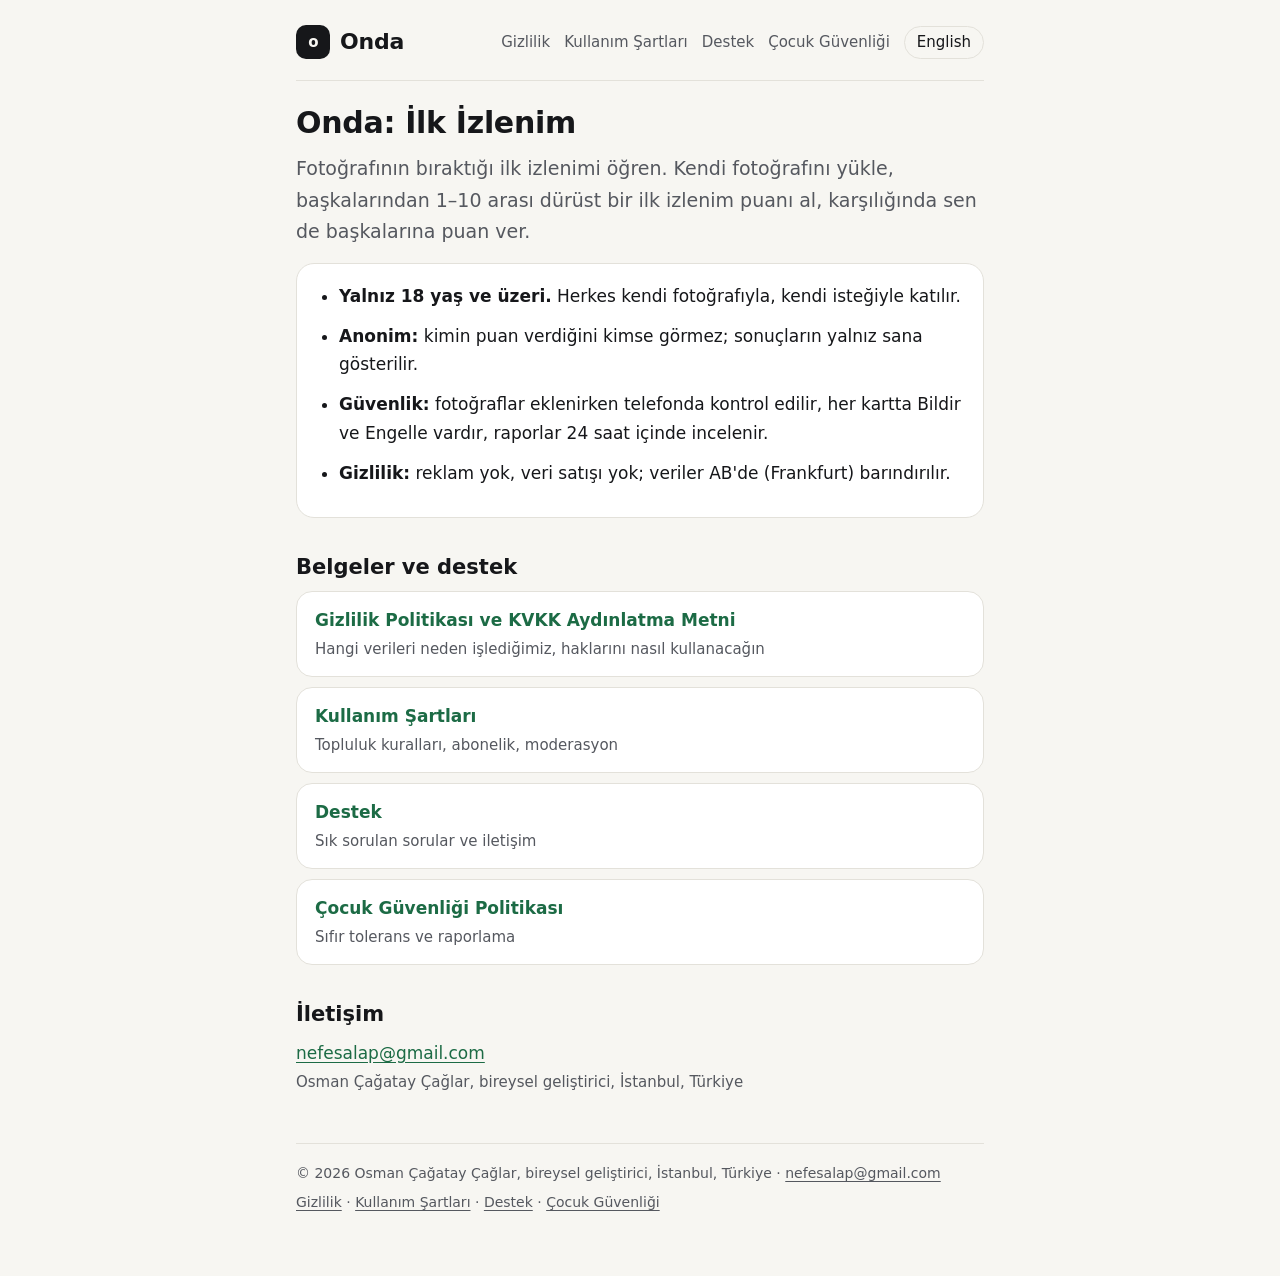
<file: index.html>
<!doctype html>
<html lang="tr">
<head>
<meta charset="utf-8">
<meta name="viewport" content="width=device-width,initial-scale=1">
<title>Onda: İlk İzlenim</title>
<meta name="description" content="Onda: İlk İzlenim uygulamasının gizlilik, kullanım şartları, destek ve çocuk güvenliği sayfaları.">
<meta name="color-scheme" content="light dark">
<meta name="theme-color" content="#F7F6F2" media="(prefers-color-scheme: light)">
<meta name="theme-color" content="#0B0B0C" media="(prefers-color-scheme: dark)">
<meta name="referrer" content="no-referrer">
<link rel="alternate" hreflang="tr" href="https://pgoby.github.io/onda-legal/">
<link rel="alternate" hreflang="en" href="https://pgoby.github.io/onda-legal/en/">
<link rel="alternate" hreflang="x-default" href="https://pgoby.github.io/onda-legal/">
<link rel="stylesheet" href="./style.css">
</head>
<body>
<a class="skip" href="#main">İçeriğe geç</a>
<div class="wrap">
<header class="top">
<a class="brand" href="./" aria-label="Onda ana sayfa"><span class="logo" aria-hidden="true">o</span>Onda</a>
<nav class="menu" aria-label="Ana menü"><ul>
<li><a href="privacy/">Gizlilik</a></li>
<li><a href="terms/">Kullanım Şartları</a></li>
<li><a href="support/">Destek</a></li>
<li><a href="child-safety/">Çocuk Güvenliği</a></li>
<li><a class="lang" href="en/" hreflang="en" lang="en" aria-label="English version">English</a></li>
</ul></nav>
</header>
<main id="main">
<h1>Onda: İlk İzlenim</h1>
<p class="lead">Fotoğrafının bıraktığı ilk izlenimi öğren. Kendi fotoğrafını yükle, başkalarından 1–10 arası dürüst bir ilk izlenim puanı al, karşılığında sen de başkalarına puan ver.</p>
<div class="card">
<ul>
<li><strong>Yalnız 18 yaş ve üzeri.</strong> Herkes kendi fotoğrafıyla, kendi isteğiyle katılır.</li>
<li><strong>Anonim:</strong> kimin puan verdiğini kimse görmez; sonuçların yalnız sana gösterilir.</li>
<li><strong>Güvenlik:</strong> fotoğraflar eklenirken telefonda kontrol edilir, her kartta Bildir ve Engelle vardır, raporlar 24 saat içinde incelenir.</li>
<li><strong>Gizlilik:</strong> reklam yok, veri satışı yok; veriler AB'de (Frankfurt) barındırılır.</li>
</ul>
</div>
<h2>Belgeler ve destek</h2>
<ul class="links">
<li><a href="privacy/"><strong>Gizlilik Politikası ve KVKK Aydınlatma Metni</strong><span>Hangi verileri neden işlediğimiz, haklarını nasıl kullanacağın</span></a></li>
<li><a href="terms/"><strong>Kullanım Şartları</strong><span>Topluluk kuralları, abonelik, moderasyon</span></a></li>
<li><a href="support/"><strong>Destek</strong><span>Sık sorulan sorular ve iletişim</span></a></li>
<li><a href="child-safety/"><strong>Çocuk Güvenliği Politikası</strong><span>Sıfır tolerans ve raporlama</span></a></li>
</ul>
<h2>İletişim</h2>
<p><a href="mailto:nefesalap@gmail.com">nefesalap@gmail.com</a><br><span class="muted">Osman Çağatay Çağlar, bireysel geliştirici, İstanbul, Türkiye</span></p>
</main>
<footer>
<p>&copy; 2026 Osman Çağatay Çağlar, bireysel geliştirici, İstanbul, Türkiye · <a href="mailto:nefesalap@gmail.com">nefesalap@gmail.com</a></p>
<p><a href="privacy/">Gizlilik</a> · <a href="terms/">Kullanım Şartları</a> · <a href="support/">Destek</a> · <a href="child-safety/">Çocuk Güvenliği</a></p>
</footer>
</div>
</body>
</html>
</file>
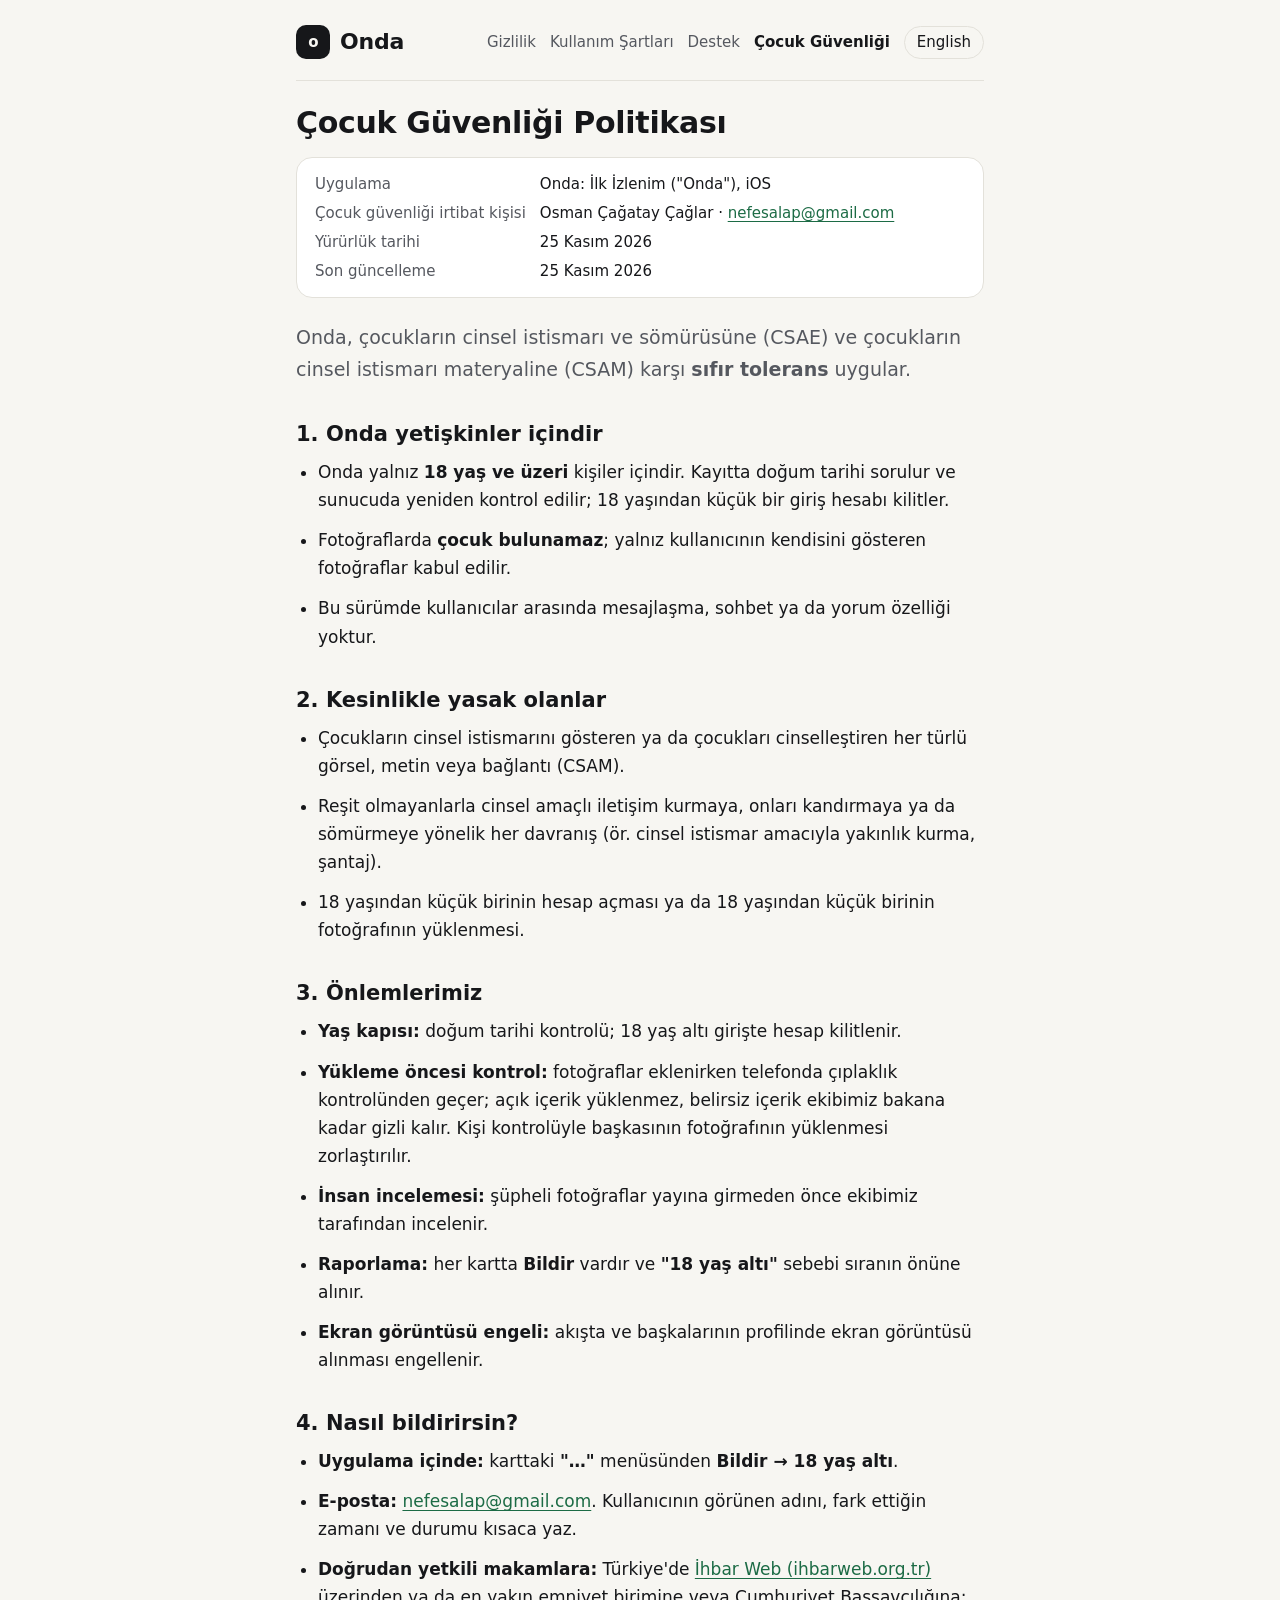
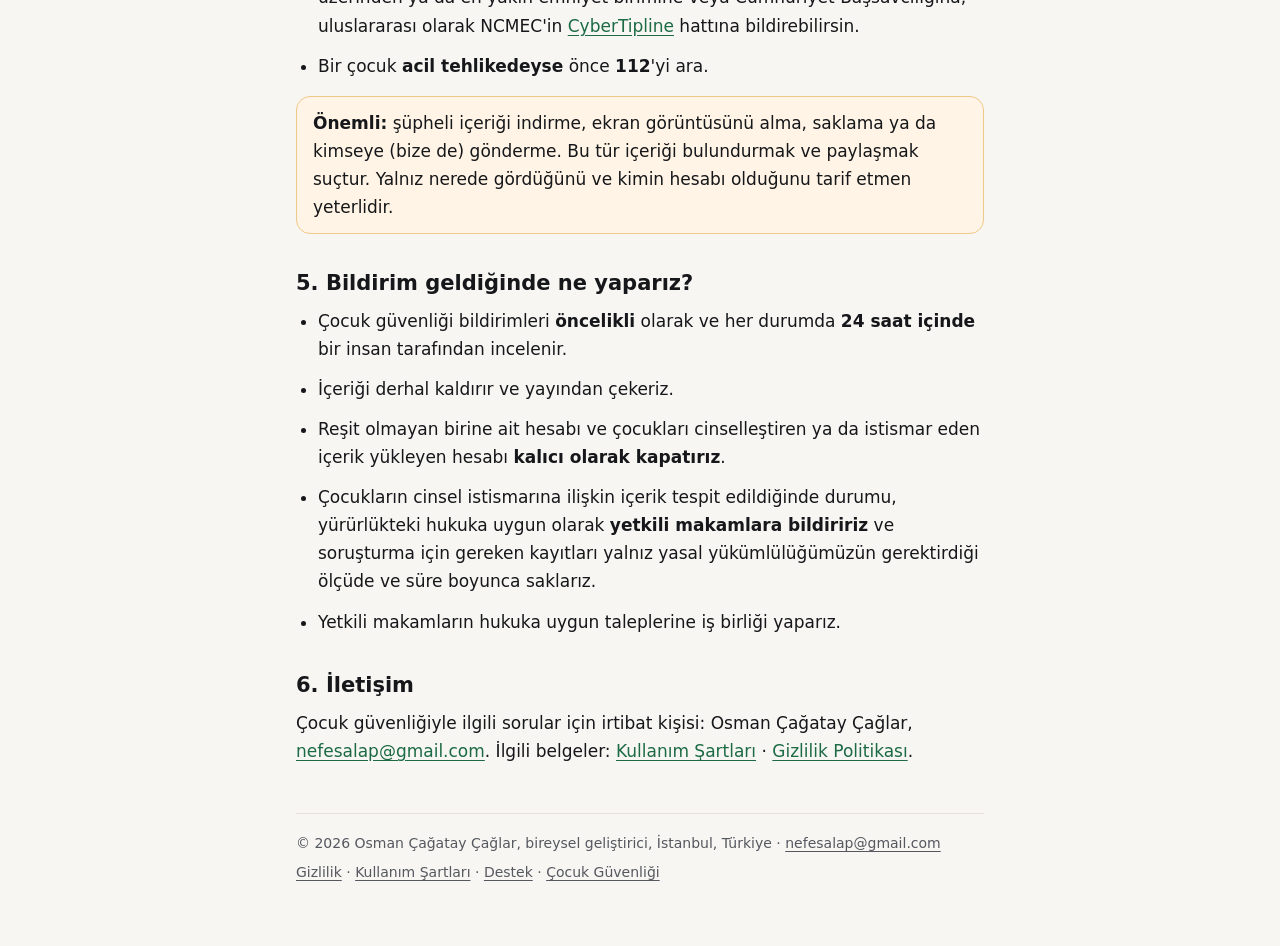
<file: child-safety/index.html>
<!doctype html>
<html lang="tr">
<head>
<meta charset="utf-8">
<meta name="viewport" content="width=device-width,initial-scale=1">
<title>Çocuk Güvenliği Politikası · Onda</title>
<meta name="description" content="Onda çocuk güvenliği politikası: çocuk istismarına sıfır tolerans ve raporlama yolları.">
<meta name="color-scheme" content="light dark">
<meta name="theme-color" content="#F7F6F2" media="(prefers-color-scheme: light)">
<meta name="theme-color" content="#0B0B0C" media="(prefers-color-scheme: dark)">
<meta name="referrer" content="no-referrer">
<link rel="alternate" hreflang="tr" href="https://pgoby.github.io/onda-legal/child-safety/">
<link rel="alternate" hreflang="en" href="https://pgoby.github.io/onda-legal/en/child-safety/">
<link rel="alternate" hreflang="x-default" href="https://pgoby.github.io/onda-legal/child-safety/">
<link rel="stylesheet" href="../style.css">
</head>
<body>
<a class="skip" href="#main">İçeriğe geç</a>
<div class="wrap">
<header class="top">
<a class="brand" href="../" aria-label="Onda ana sayfa"><span class="logo" aria-hidden="true">o</span>Onda</a>
<nav class="menu" aria-label="Ana menü"><ul>
<li><a href="../privacy/">Gizlilik</a></li>
<li><a href="../terms/">Kullanım Şartları</a></li>
<li><a href="../support/">Destek</a></li>
<li><a href="../child-safety/" aria-current="page">Çocuk Güvenliği</a></li>
<li><a class="lang" href="../en/child-safety/" hreflang="en" lang="en" aria-label="English version">English</a></li>
</ul></nav>
</header>
<main id="main">
<h1>Çocuk Güvenliği Politikası</h1>
<div class="meta"><dl>
<dt>Uygulama</dt><dd>Onda: İlk İzlenim ("Onda"), iOS</dd>
<dt>Çocuk güvenliği irtibat kişisi</dt><dd>Osman Çağatay Çağlar · <a href="mailto:nefesalap@gmail.com?subject=%C3%87ocuk%20g%C3%BCvenli%C4%9Fi">nefesalap@gmail.com</a></dd>
<dt>Yürürlük tarihi</dt><dd><time datetime="2026-11-25">25 Kasım 2026</time></dd>
<dt>Son güncelleme</dt><dd><time datetime="2026-11-25">25 Kasım 2026</time></dd>
</dl></div>
<p class="lead">Onda, çocukların cinsel istismarı ve sömürüsüne (CSAE) ve çocukların cinsel istismarı materyaline (CSAM) karşı <strong>sıfır tolerans</strong> uygular.</p>

<h2 id="kapsam">1. Onda yetişkinler içindir</h2>
<ul>
<li>Onda yalnız <strong>18 yaş ve üzeri</strong> kişiler içindir. Kayıtta doğum tarihi sorulur ve sunucuda yeniden kontrol edilir; 18 yaşından küçük bir giriş hesabı kilitler.</li>
<li>Fotoğraflarda <strong>çocuk bulunamaz</strong>; yalnız kullanıcının kendisini gösteren fotoğraflar kabul edilir.</li>
<li>Bu sürümde kullanıcılar arasında mesajlaşma, sohbet ya da yorum özelliği yoktur.</li>
</ul>

<h2 id="yasak">2. Kesinlikle yasak olanlar</h2>
<ul>
<li>Çocukların cinsel istismarını gösteren ya da çocukları cinselleştiren her türlü görsel, metin veya bağlantı (CSAM).</li>
<li>Reşit olmayanlarla cinsel amaçlı iletişim kurmaya, onları kandırmaya ya da sömürmeye yönelik her davranış (ör. cinsel istismar amacıyla yakınlık kurma, şantaj).</li>
<li>18 yaşından küçük birinin hesap açması ya da 18 yaşından küçük birinin fotoğrafının yüklenmesi.</li>
</ul>

<h2 id="onlemler">3. Önlemlerimiz</h2>
<ul>
<li><strong>Yaş kapısı:</strong> doğum tarihi kontrolü; 18 yaş altı girişte hesap kilitlenir.</li>
<li><strong>Yükleme öncesi kontrol:</strong> fotoğraflar eklenirken telefonda çıplaklık kontrolünden geçer; açık içerik yüklenmez, belirsiz içerik ekibimiz bakana kadar gizli kalır. Kişi kontrolüyle başkasının fotoğrafının yüklenmesi zorlaştırılır.</li>
<li><strong>İnsan incelemesi:</strong> şüpheli fotoğraflar yayına girmeden önce ekibimiz tarafından incelenir.</li>
<li><strong>Raporlama:</strong> her kartta <strong>Bildir</strong> vardır ve <strong>"18 yaş altı"</strong> sebebi sıranın önüne alınır.</li>
<li><strong>Ekran görüntüsü engeli:</strong> akışta ve başkalarının profilinde ekran görüntüsü alınması engellenir.</li>
</ul>

<h2 id="bildir">4. Nasıl bildirirsin?</h2>
<ul>
<li><strong>Uygulama içinde:</strong> karttaki <strong>"…"</strong> menüsünden <strong>Bildir → 18 yaş altı</strong>.</li>
<li><strong>E-posta:</strong> <a href="mailto:nefesalap@gmail.com?subject=%C3%87ocuk%20g%C3%BCvenli%C4%9Fi">nefesalap@gmail.com</a>. Kullanıcının görünen adını, fark ettiğin zamanı ve durumu kısaca yaz.</li>
<li><strong>Doğrudan yetkili makamlara:</strong> Türkiye'de <a href="https://www.ihbarweb.org.tr" rel="noopener">İhbar Web (ihbarweb.org.tr)</a> üzerinden ya da en yakın emniyet birimine veya Cumhuriyet Başsavcılığına; uluslararası olarak NCMEC'in <a href="https://report.cybertip.org" rel="noopener">CyberTipline</a> hattına bildirebilirsin.</li>
<li>Bir çocuk <strong>acil tehlikedeyse</strong> önce <strong>112</strong>'yi ara.</li>
</ul>
<div class="note">
<p><strong>Önemli:</strong> şüpheli içeriği indirme, ekran görüntüsünü alma, saklama ya da kimseye (bize de) gönderme. Bu tür içeriği bulundurmak ve paylaşmak suçtur. Yalnız nerede gördüğünü ve kimin hesabı olduğunu tarif etmen yeterlidir.</p>
</div>

<h2 id="biz">5. Bildirim geldiğinde ne yaparız?</h2>
<ul>
<li>Çocuk güvenliği bildirimleri <strong>öncelikli</strong> olarak ve her durumda <strong>24 saat içinde</strong> bir insan tarafından incelenir.</li>
<li>İçeriği derhal kaldırır ve yayından çekeriz.</li>
<li>Reşit olmayan birine ait hesabı ve çocukları cinselleştiren ya da istismar eden içerik yükleyen hesabı <strong>kalıcı olarak kapatırız</strong>.</li>
<li>Çocukların cinsel istismarına ilişkin içerik tespit edildiğinde durumu, yürürlükteki hukuka uygun olarak <strong>yetkili makamlara bildiririz</strong> ve soruşturma için gereken kayıtları yalnız yasal yükümlülüğümüzün gerektirdiği ölçüde ve süre boyunca saklarız.</li>
<li>Yetkili makamların hukuka uygun taleplerine iş birliği yaparız.</li>
</ul>

<h2 id="iletisim">6. İletişim</h2>
<p>Çocuk güvenliğiyle ilgili sorular için irtibat kişisi: Osman Çağatay Çağlar, <a href="mailto:nefesalap@gmail.com?subject=%C3%87ocuk%20g%C3%BCvenli%C4%9Fi">nefesalap@gmail.com</a>. İlgili belgeler: <a href="../terms/#kurallar">Kullanım Şartları</a> · <a href="../privacy/#resit">Gizlilik Politikası</a>.</p>
</main>
<footer>
<p>&copy; 2026 Osman Çağatay Çağlar, bireysel geliştirici, İstanbul, Türkiye · <a href="mailto:nefesalap@gmail.com">nefesalap@gmail.com</a></p>
<p><a href="../privacy/">Gizlilik</a> · <a href="../terms/">Kullanım Şartları</a> · <a href="../support/">Destek</a> · <a href="../child-safety/">Çocuk Güvenliği</a></p>
</footer>
</div>
</body>
</html>
</file>
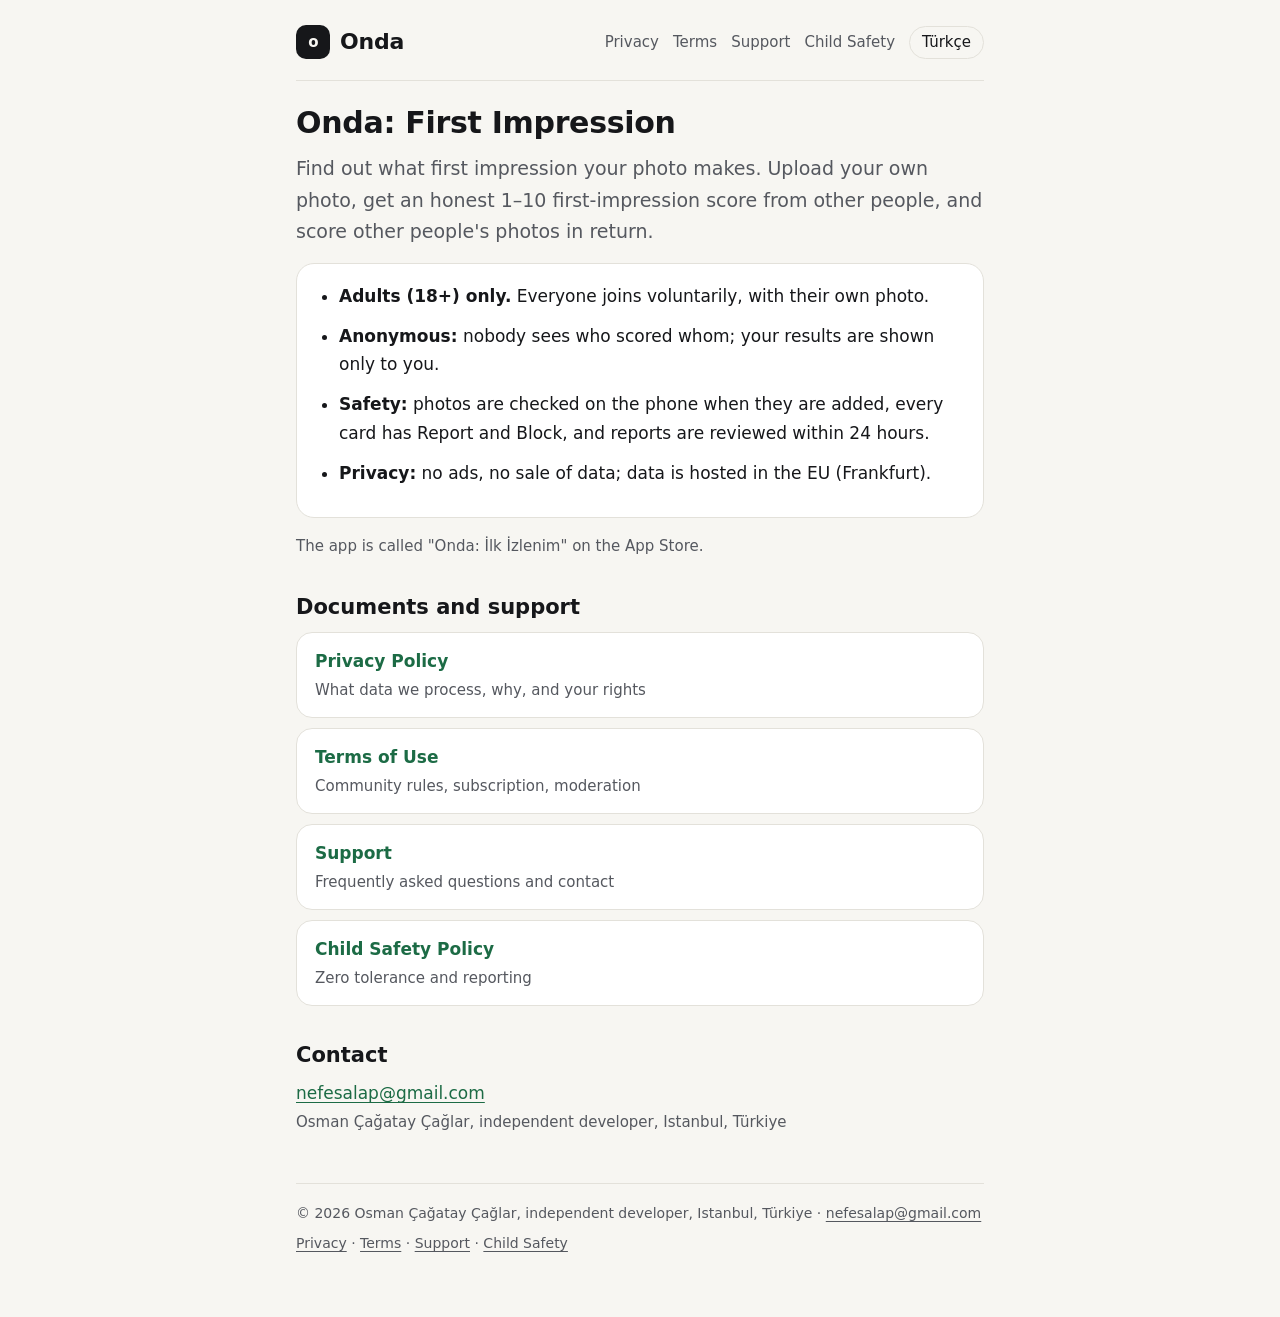
<file: en/index.html>
<!doctype html>
<html lang="en">
<head>
<meta charset="utf-8">
<meta name="viewport" content="width=device-width,initial-scale=1">
<title>Onda: First Impression</title>
<meta name="description" content="Privacy, terms, support and child safety pages for the Onda: İlk İzlenim app.">
<meta name="color-scheme" content="light dark">
<meta name="theme-color" content="#F7F6F2" media="(prefers-color-scheme: light)">
<meta name="theme-color" content="#0B0B0C" media="(prefers-color-scheme: dark)">
<meta name="referrer" content="no-referrer">
<link rel="alternate" hreflang="tr" href="https://pgoby.github.io/onda-legal/">
<link rel="alternate" hreflang="en" href="https://pgoby.github.io/onda-legal/en/">
<link rel="alternate" hreflang="x-default" href="https://pgoby.github.io/onda-legal/">
<link rel="stylesheet" href="../style.css">
</head>
<body>
<a class="skip" href="#main">Skip to content</a>
<div class="wrap">
<header class="top">
<a class="brand" href="../en/" aria-label="Onda home"><span class="logo" aria-hidden="true">o</span>Onda</a>
<nav class="menu" aria-label="Main menu"><ul>
<li><a href="../en/privacy/">Privacy</a></li>
<li><a href="../en/terms/">Terms</a></li>
<li><a href="../en/support/">Support</a></li>
<li><a href="../en/child-safety/">Child Safety</a></li>
<li><a class="lang" href="../" hreflang="tr" lang="tr" aria-label="Türkçe sürüm">Türkçe</a></li>
</ul></nav>
</header>
<main id="main">
<h1>Onda: First Impression</h1>
<p class="lead">Find out what first impression your photo makes. Upload your own photo, get an honest 1–10 first-impression score from other people, and score other people's photos in return.</p>
<div class="card">
<ul>
<li><strong>Adults (18+) only.</strong> Everyone joins voluntarily, with their own photo.</li>
<li><strong>Anonymous:</strong> nobody sees who scored whom; your results are shown only to you.</li>
<li><strong>Safety:</strong> photos are checked on the phone when they are added, every card has Report and Block, and reports are reviewed within 24 hours.</li>
<li><strong>Privacy:</strong> no ads, no sale of data; data is hosted in the EU (Frankfurt).</li>
</ul>
</div>
<p class="muted">The app is called "Onda: İlk İzlenim" on the App Store.</p>
<h2>Documents and support</h2>
<ul class="links">
<li><a href="../en/privacy/"><strong>Privacy Policy</strong><span>What data we process, why, and your rights</span></a></li>
<li><a href="../en/terms/"><strong>Terms of Use</strong><span>Community rules, subscription, moderation</span></a></li>
<li><a href="../en/support/"><strong>Support</strong><span>Frequently asked questions and contact</span></a></li>
<li><a href="../en/child-safety/"><strong>Child Safety Policy</strong><span>Zero tolerance and reporting</span></a></li>
</ul>
<h2>Contact</h2>
<p><a href="mailto:nefesalap@gmail.com">nefesalap@gmail.com</a><br><span class="muted">Osman Çağatay Çağlar, independent developer, Istanbul, Türkiye</span></p>
</main>
<footer>
<p>&copy; 2026 Osman Çağatay Çağlar, independent developer, Istanbul, Türkiye · <a href="mailto:nefesalap@gmail.com">nefesalap@gmail.com</a></p>
<p><a href="../en/privacy/">Privacy</a> · <a href="../en/terms/">Terms</a> · <a href="../en/support/">Support</a> · <a href="../en/child-safety/">Child Safety</a></p>
</footer>
</div>
</body>
</html>
</file>
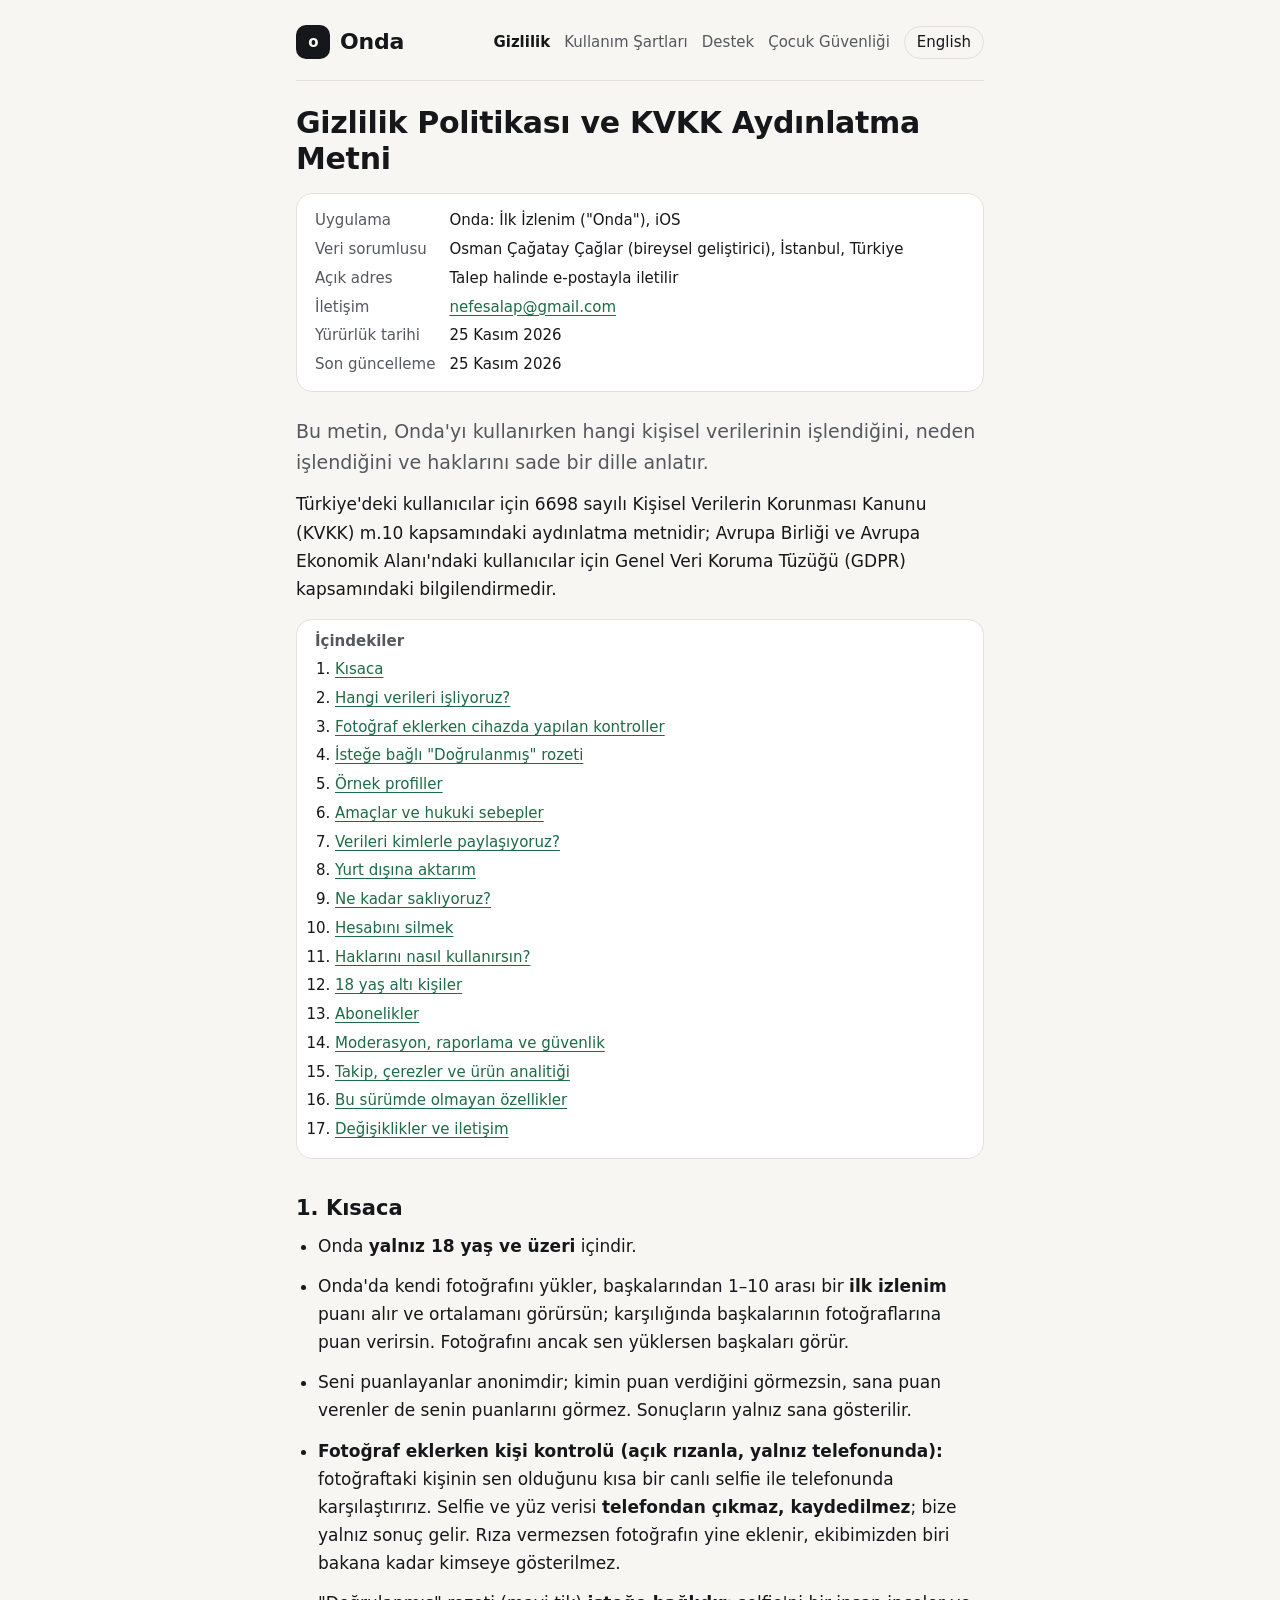
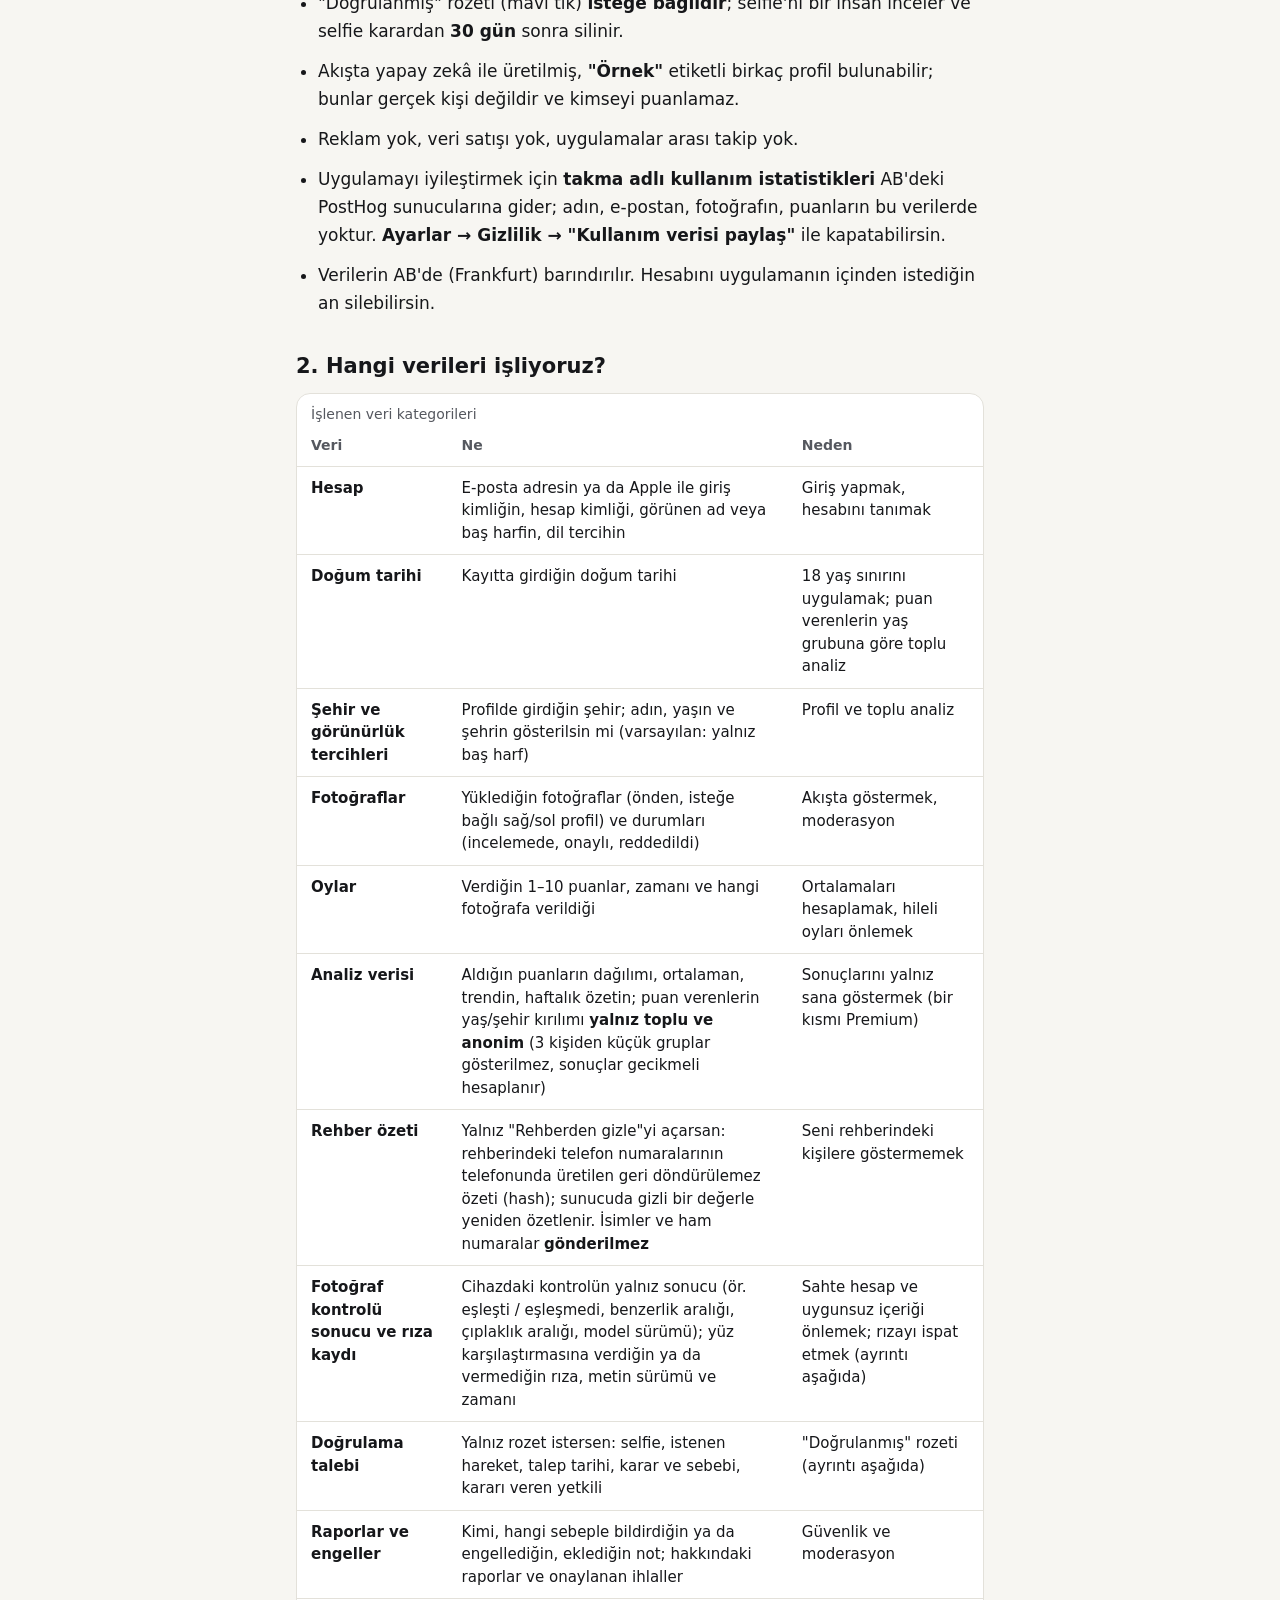
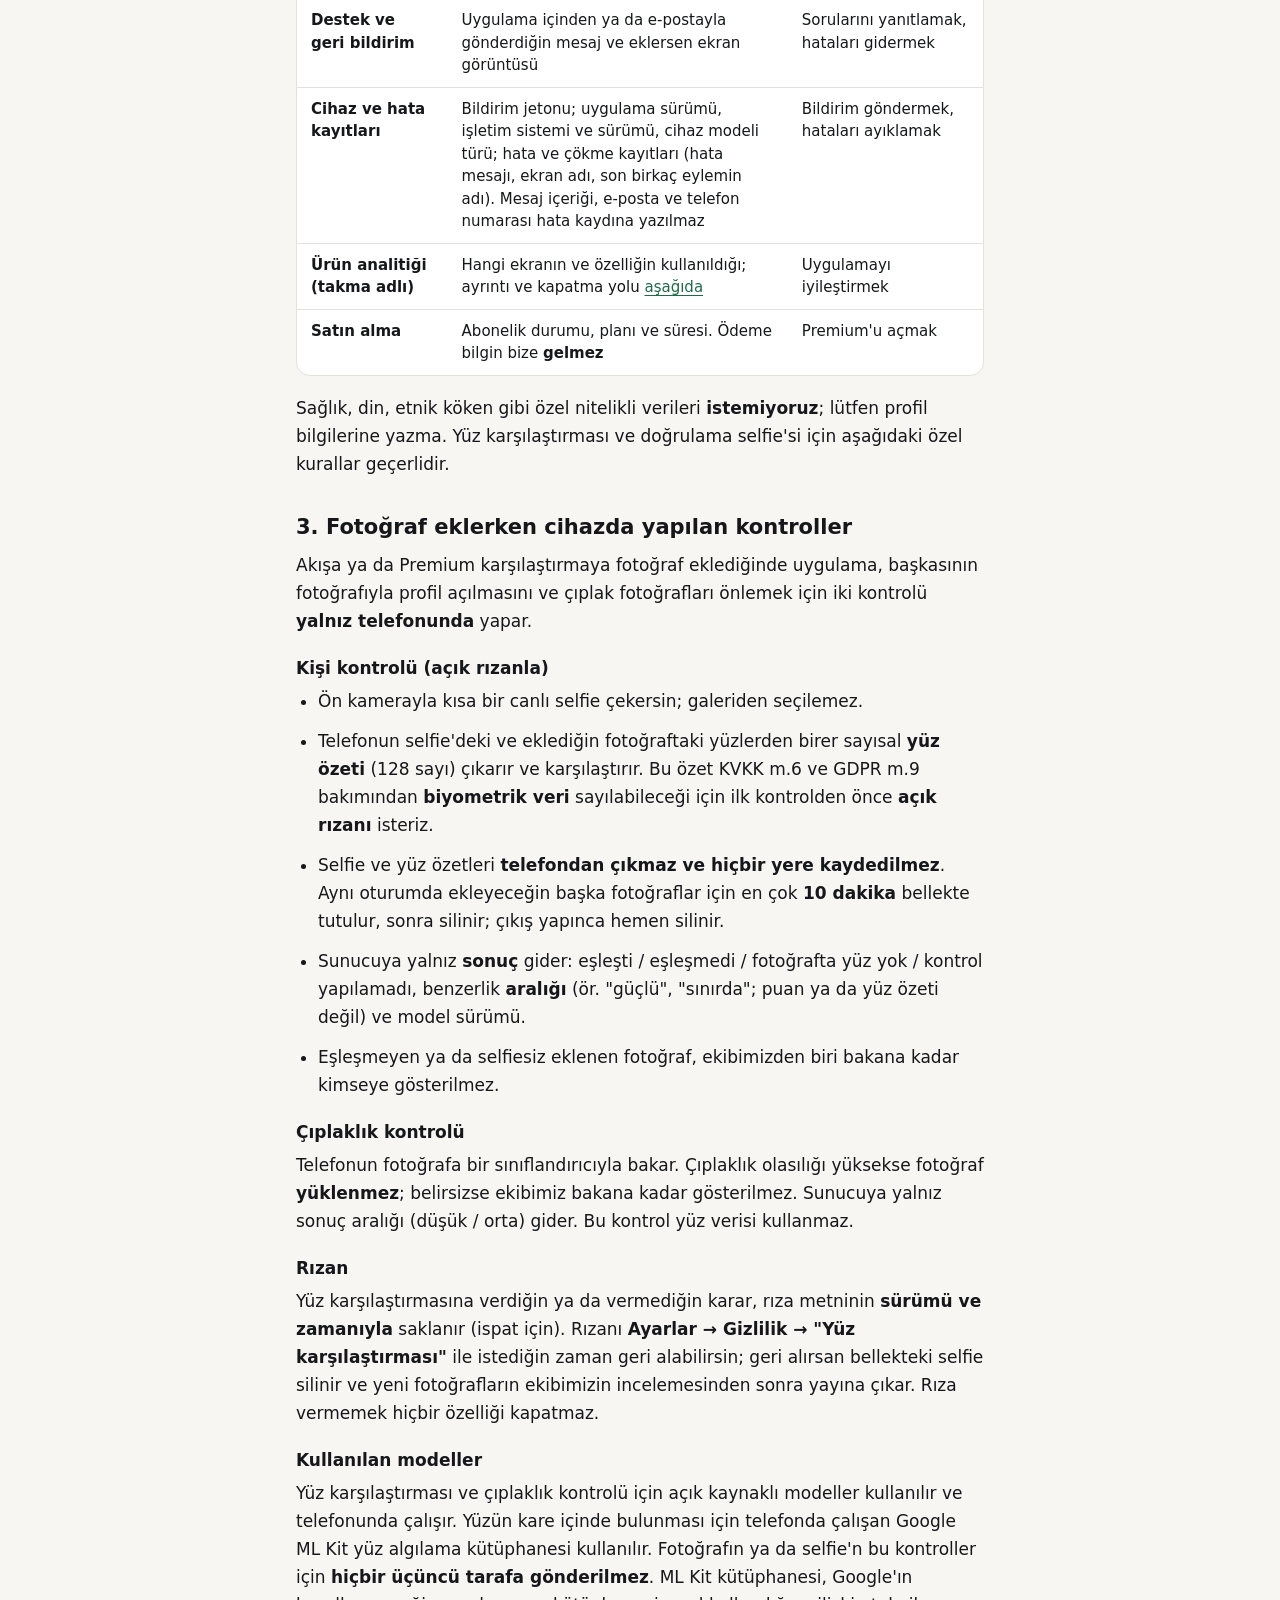
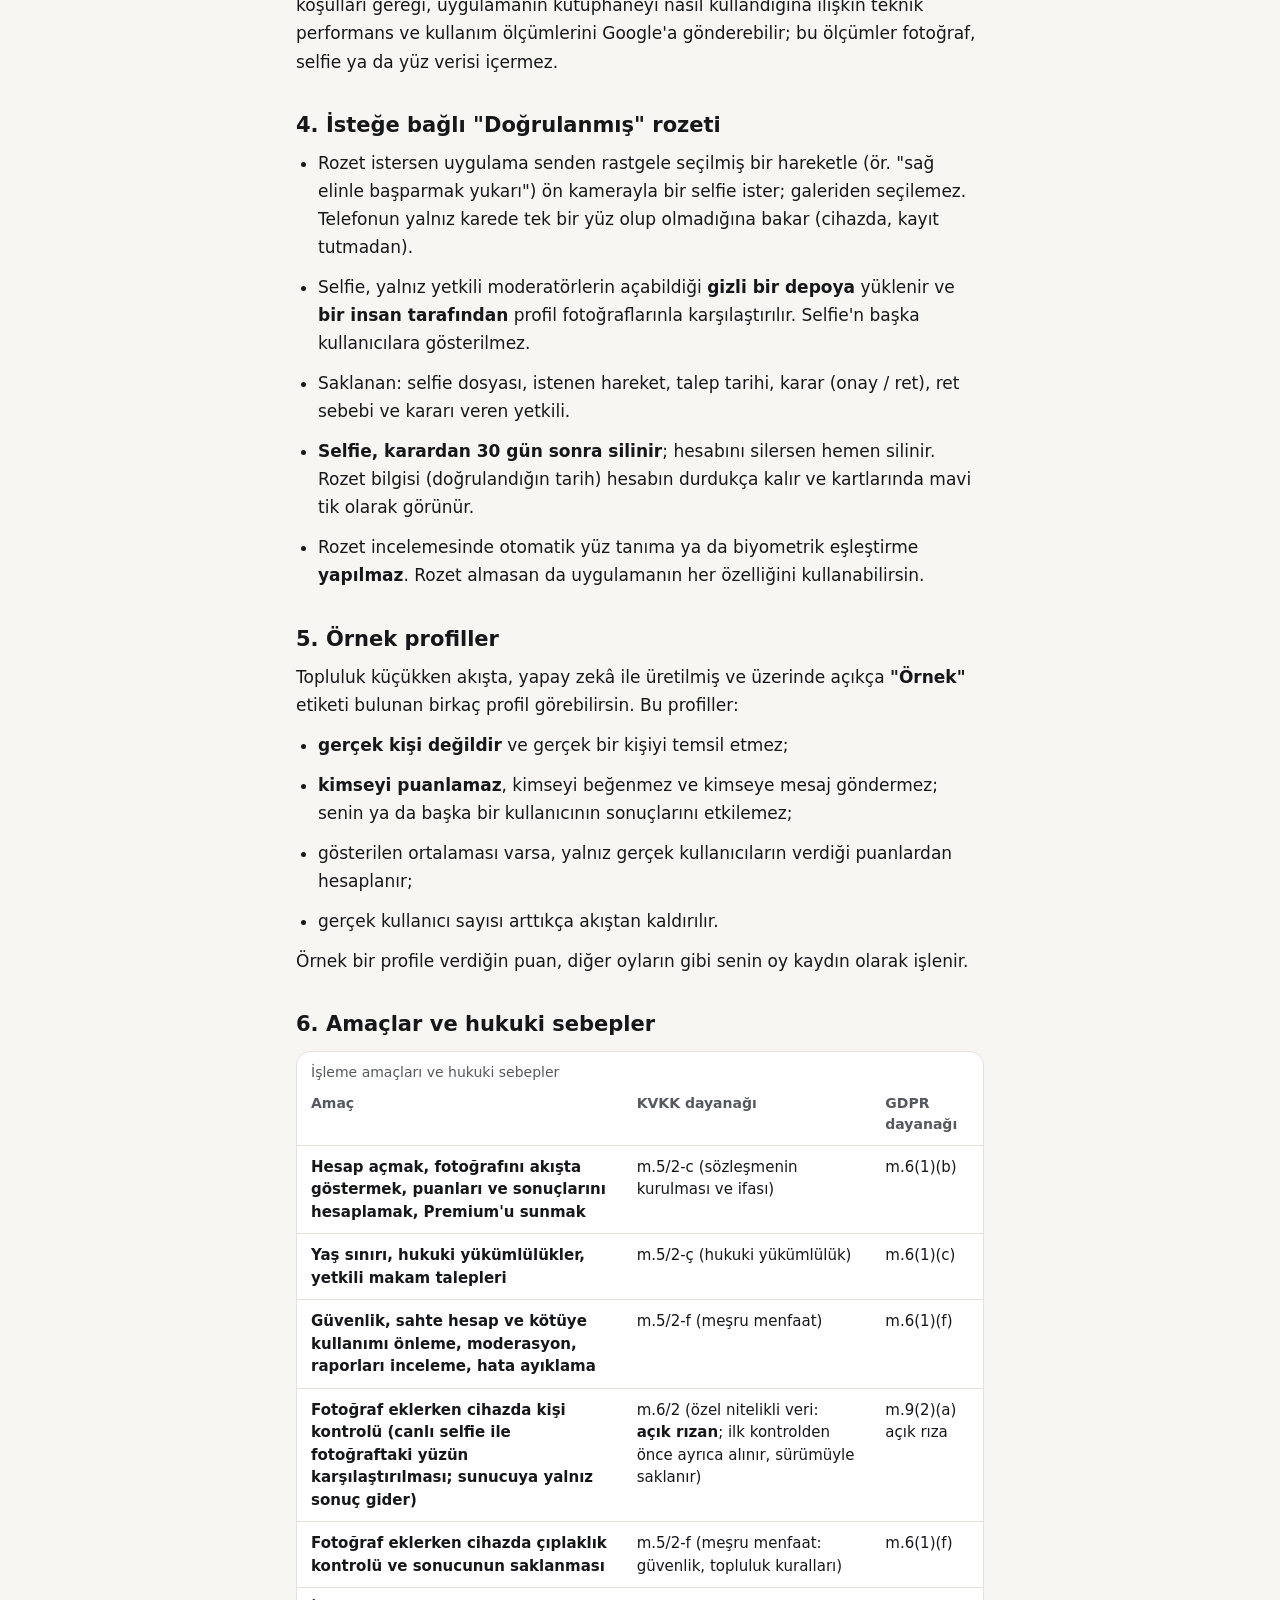
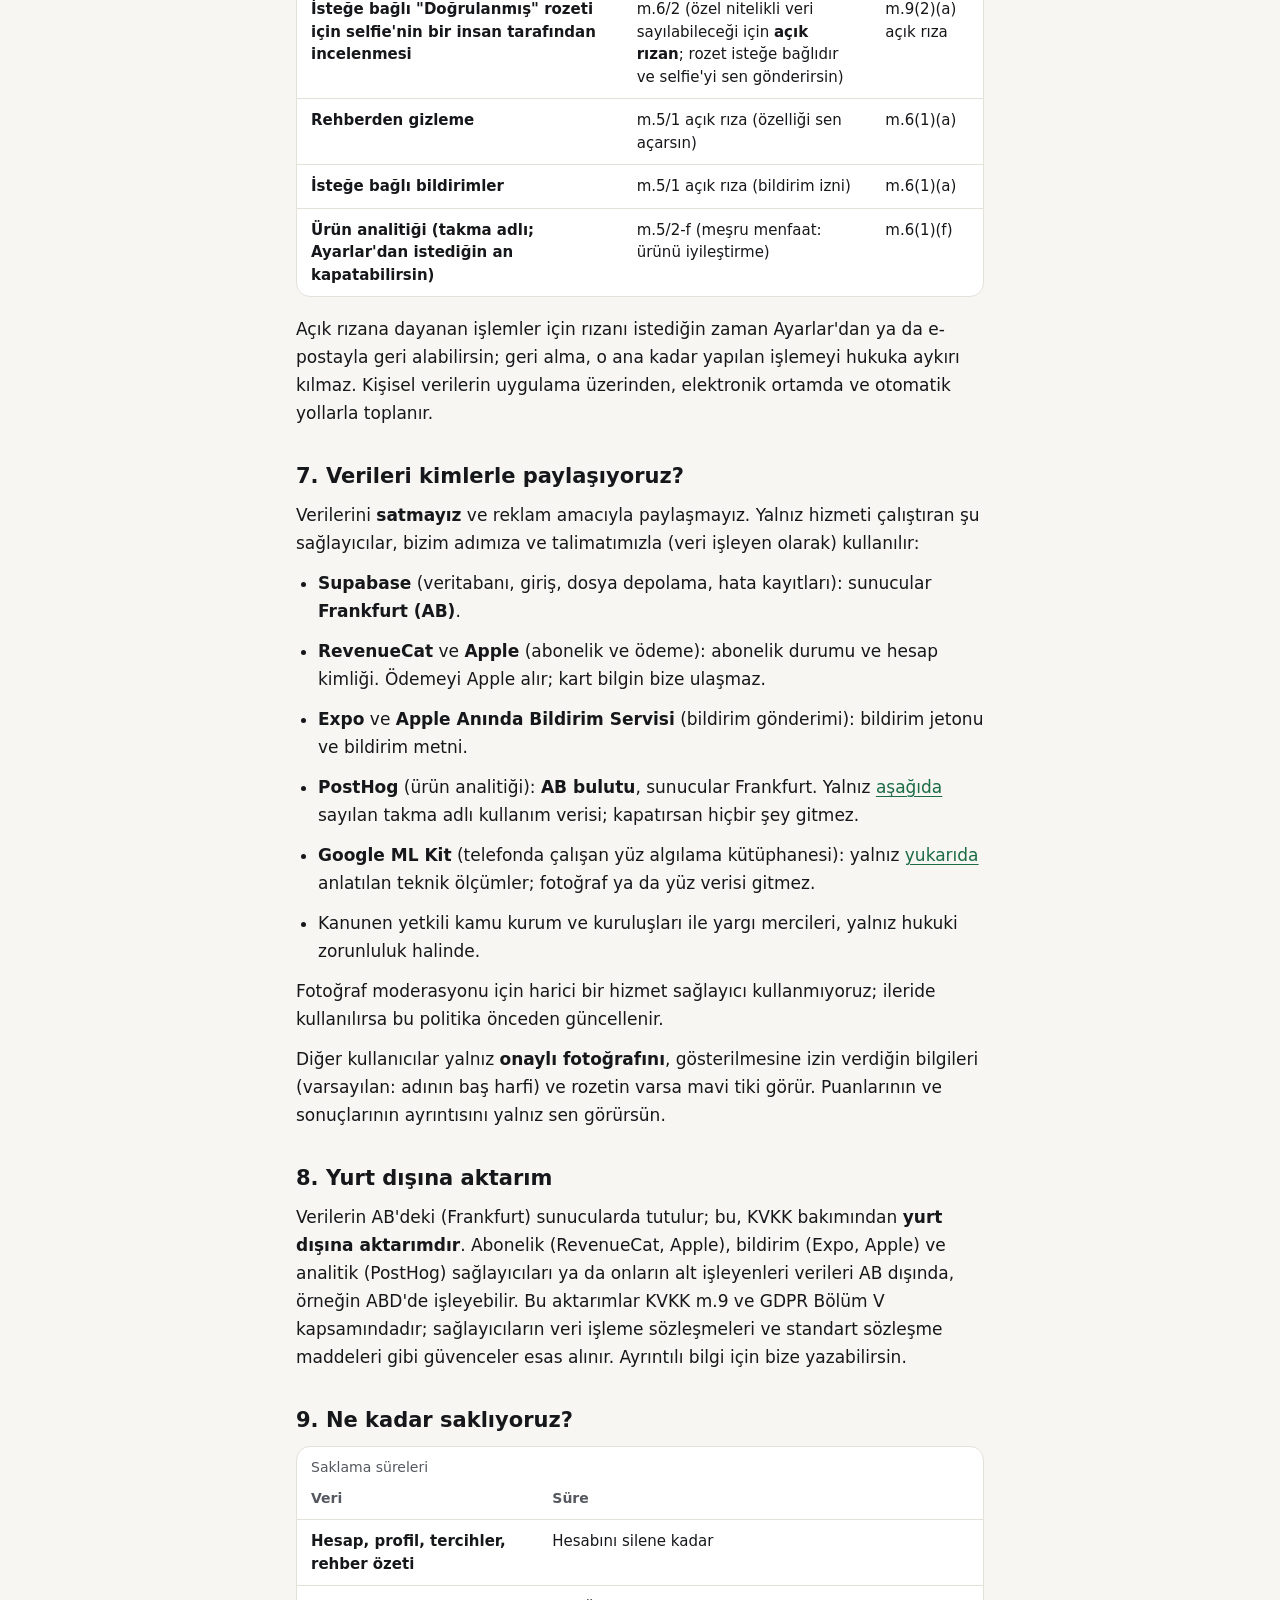
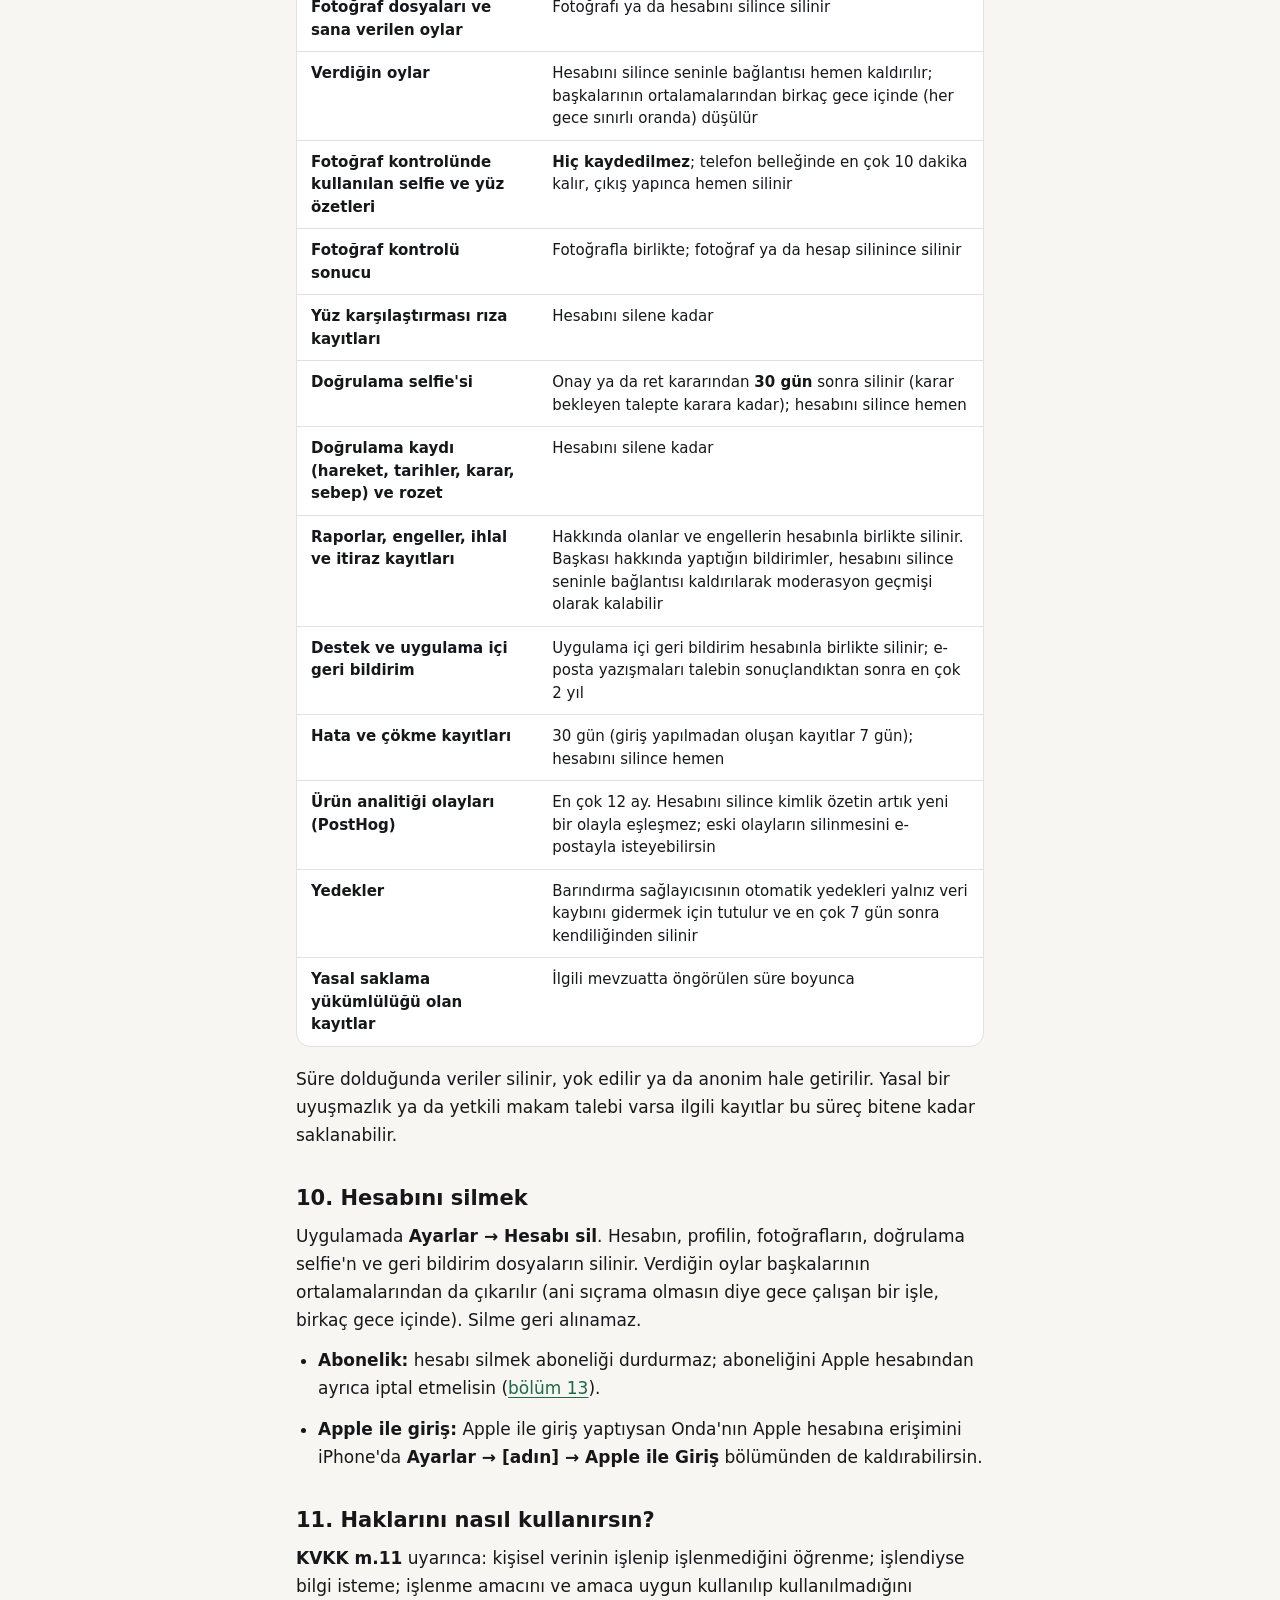
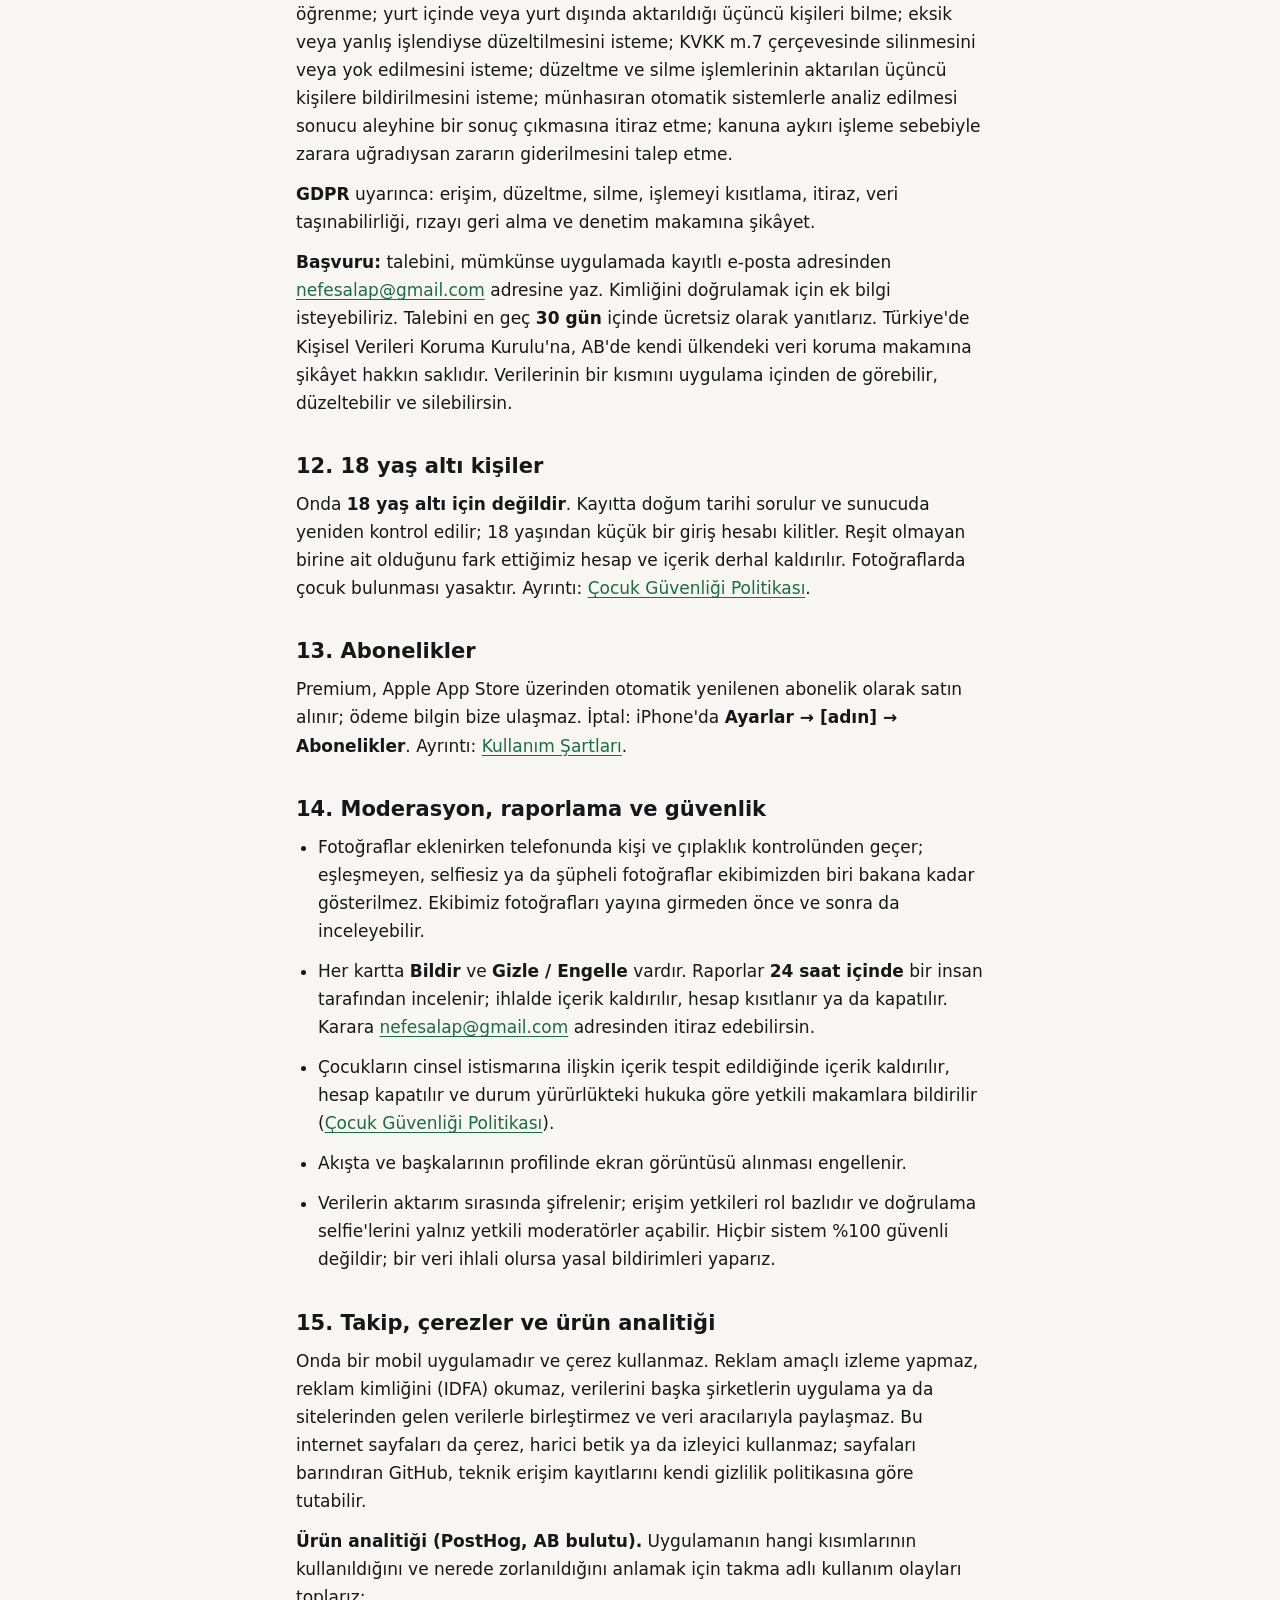
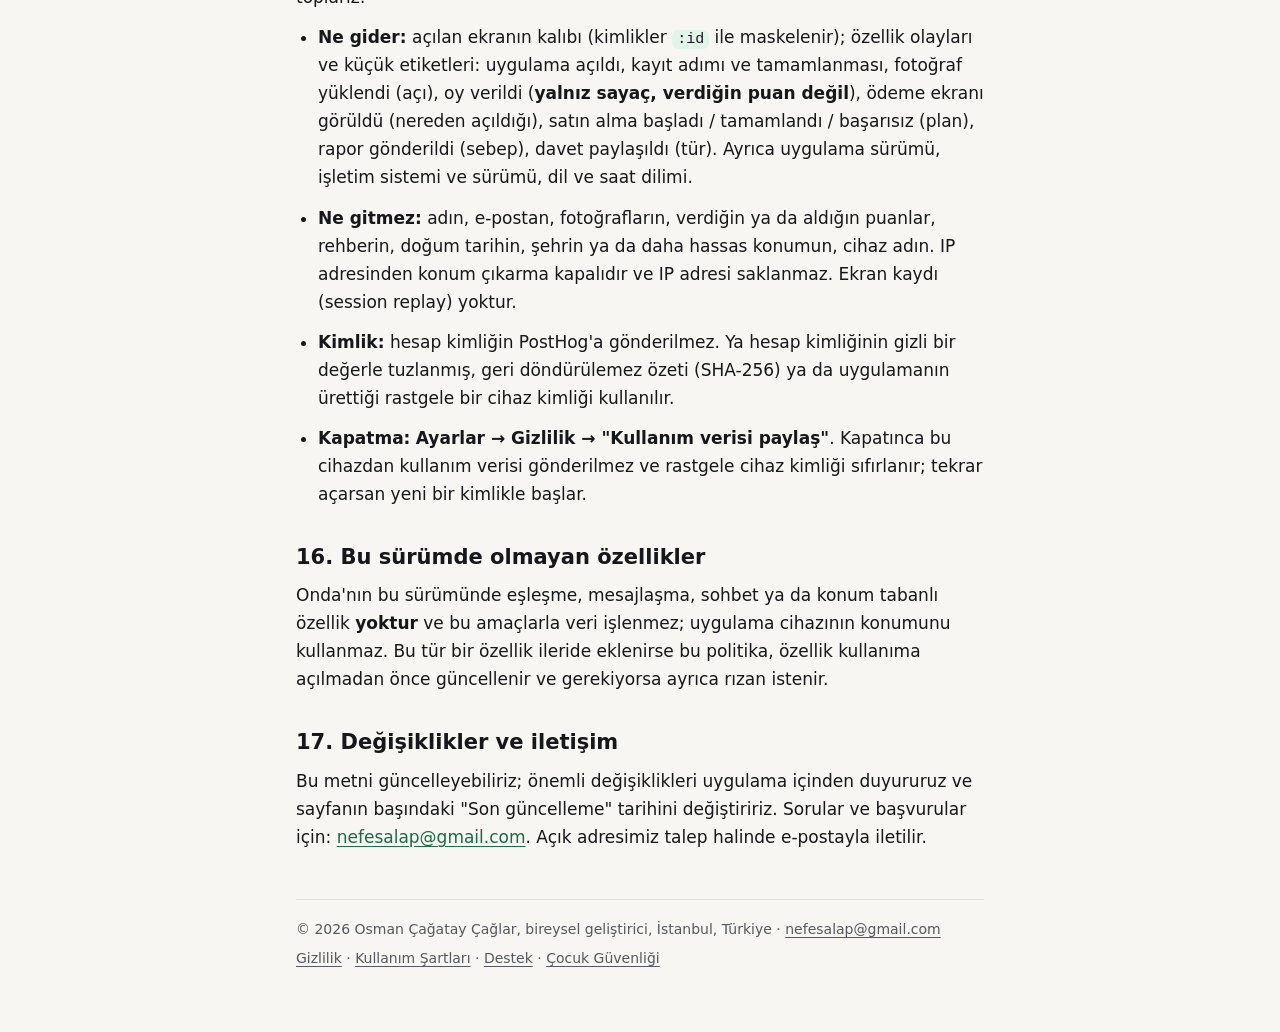
<file: privacy/index.html>
<!doctype html>
<html lang="tr">
<head>
<meta charset="utf-8">
<meta name="viewport" content="width=device-width,initial-scale=1">
<title>Gizlilik Politikası ve KVKK Aydınlatma Metni · Onda</title>
<meta name="description" content="Onda&#x27;nın hangi kişisel verileri neden işlediği, saklama süreleri ve KVKK/GDPR kapsamındaki hakların.">
<meta name="color-scheme" content="light dark">
<meta name="theme-color" content="#F7F6F2" media="(prefers-color-scheme: light)">
<meta name="theme-color" content="#0B0B0C" media="(prefers-color-scheme: dark)">
<meta name="referrer" content="no-referrer">
<link rel="alternate" hreflang="tr" href="https://pgoby.github.io/onda-legal/privacy/">
<link rel="alternate" hreflang="en" href="https://pgoby.github.io/onda-legal/en/privacy/">
<link rel="alternate" hreflang="x-default" href="https://pgoby.github.io/onda-legal/privacy/">
<link rel="stylesheet" href="../style.css">
</head>
<body>
<a class="skip" href="#main">İçeriğe geç</a>
<div class="wrap">
<header class="top">
<a class="brand" href="../" aria-label="Onda ana sayfa"><span class="logo" aria-hidden="true">o</span>Onda</a>
<nav class="menu" aria-label="Ana menü"><ul>
<li><a href="../privacy/" aria-current="page">Gizlilik</a></li>
<li><a href="../terms/">Kullanım Şartları</a></li>
<li><a href="../support/">Destek</a></li>
<li><a href="../child-safety/">Çocuk Güvenliği</a></li>
<li><a class="lang" href="../en/privacy/" hreflang="en" lang="en" aria-label="English version">English</a></li>
</ul></nav>
</header>
<main id="main">
<h1>Gizlilik Politikası ve KVKK Aydınlatma Metni</h1>
<div class="meta"><dl>
<dt>Uygulama</dt><dd>Onda: İlk İzlenim ("Onda"), iOS</dd>
<dt>Veri sorumlusu</dt><dd>Osman Çağatay Çağlar (bireysel geliştirici), İstanbul, Türkiye</dd>
<dt>Açık adres</dt><dd>Talep halinde e-postayla iletilir</dd>
<dt>İletişim</dt><dd><a href="mailto:nefesalap@gmail.com">nefesalap@gmail.com</a></dd>
<dt>Yürürlük tarihi</dt><dd><time datetime="2026-11-25">25 Kasım 2026</time></dd>
<dt>Son güncelleme</dt><dd><time datetime="2026-11-25">25 Kasım 2026</time></dd>
</dl></div>
<p class="lead">Bu metin, Onda'yı kullanırken hangi kişisel verilerinin işlendiğini, neden işlendiğini ve haklarını sade bir dille anlatır.</p>
<p id="kvkk">Türkiye'deki kullanıcılar için 6698 sayılı Kişisel Verilerin Korunması Kanunu (KVKK) m.10 kapsamındaki aydınlatma metnidir; Avrupa Birliği ve Avrupa Ekonomik Alanı'ndaki kullanıcılar için Genel Veri Koruma Tüzüğü (GDPR) kapsamındaki bilgilendirmedir.</p>

<nav class="toc" aria-labelledby="toc-h"><h2 id="toc-h">İçindekiler</h2><ol>
<li><a href="#kisaca">Kısaca</a></li>
<li><a href="#veriler">Hangi verileri işliyoruz?</a></li>
<li><a href="#foto-kontrol">Fotoğraf eklerken cihazda yapılan kontroller</a></li>
<li><a href="#rozet">İsteğe bağlı "Doğrulanmış" rozeti</a></li>
<li><a href="#ornek">Örnek profiller</a></li>
<li><a href="#amac">Amaçlar ve hukuki sebepler</a></li>
<li><a href="#paylasim">Verileri kimlerle paylaşıyoruz?</a></li>
<li><a href="#aktarim">Yurt dışına aktarım</a></li>
<li><a href="#saklama">Ne kadar saklıyoruz?</a></li>
<li><a href="#silme">Hesabını silmek</a></li>
<li><a href="#haklar">Haklarını nasıl kullanırsın?</a></li>
<li><a href="#resit">18 yaş altı kişiler</a></li>
<li><a href="#abonelik">Abonelikler</a></li>
<li><a href="#moderasyon">Moderasyon, raporlama ve güvenlik</a></li>
<li><a href="#analitik">Takip, çerezler ve ürün analitiği</a></li>
<li><a href="#gelecek">Bu sürümde olmayan özellikler</a></li>
<li><a href="#degisiklik">Değişiklikler ve iletişim</a></li>
</ol></nav>

<h2 id="kisaca">1. Kısaca</h2>
<ul>
<li>Onda <strong>yalnız 18 yaş ve üzeri</strong> içindir.</li>
<li>Onda'da kendi fotoğrafını yükler, başkalarından 1–10 arası bir <strong>ilk izlenim</strong> puanı alır ve ortalamanı görürsün; karşılığında başkalarının fotoğraflarına puan verirsin. Fotoğrafını ancak sen yüklersen başkaları görür.</li>
<li>Seni puanlayanlar anonimdir; kimin puan verdiğini görmezsin, sana puan verenler de senin puanlarını görmez. Sonuçların yalnız sana gösterilir.</li>
<li><strong>Fotoğraf eklerken kişi kontrolü (açık rızanla, yalnız telefonunda):</strong> fotoğraftaki kişinin sen olduğunu kısa bir canlı selfie ile telefonunda karşılaştırırız. Selfie ve yüz verisi <strong>telefondan çıkmaz, kaydedilmez</strong>; bize yalnız sonuç gelir. Rıza vermezsen fotoğrafın yine eklenir, ekibimizden biri bakana kadar kimseye gösterilmez.</li>
<li>"Doğrulanmış" rozeti (mavi tik) <strong>isteğe bağlıdır</strong>; selfie'ni bir insan inceler ve selfie karardan <strong>30 gün</strong> sonra silinir.</li>
<li>Akışta yapay zekâ ile üretilmiş, <strong>"Örnek"</strong> etiketli birkaç profil bulunabilir; bunlar gerçek kişi değildir ve kimseyi puanlamaz.</li>
<li>Reklam yok, veri satışı yok, uygulamalar arası takip yok.</li>
<li>Uygulamayı iyileştirmek için <strong>takma adlı kullanım istatistikleri</strong> AB'deki PostHog sunucularına gider; adın, e-postan, fotoğrafın, puanların bu verilerde yoktur. <strong>Ayarlar → Gizlilik → "Kullanım verisi paylaş"</strong> ile kapatabilirsin.</li>
<li>Verilerin AB'de (Frankfurt) barındırılır. Hesabını uygulamanın içinden istediğin an silebilirsin.</li>
</ul>

<h2 id="veriler">2. Hangi verileri işliyoruz?</h2>
<div class="table" role="region" tabindex="0" aria-label="İşlenen veri kategorileri">
<table>
<caption>İşlenen veri kategorileri</caption>
<thead><tr><th scope="col">Veri</th><th scope="col">Ne</th><th scope="col">Neden</th></tr></thead>
<tbody>
<tr><th scope="row">Hesap</th><td data-label="Ne">E-posta adresin ya da Apple ile giriş kimliğin, hesap kimliği, görünen ad veya baş harfin, dil tercihin</td><td data-label="Neden">Giriş yapmak, hesabını tanımak</td></tr>
<tr><th scope="row">Doğum tarihi</th><td data-label="Ne">Kayıtta girdiğin doğum tarihi</td><td data-label="Neden">18 yaş sınırını uygulamak; puan verenlerin yaş grubuna göre toplu analiz</td></tr>
<tr><th scope="row">Şehir ve görünürlük tercihleri</th><td data-label="Ne">Profilde girdiğin şehir; adın, yaşın ve şehrin gösterilsin mi (varsayılan: yalnız baş harf)</td><td data-label="Neden">Profil ve toplu analiz</td></tr>
<tr><th scope="row">Fotoğraflar</th><td data-label="Ne">Yüklediğin fotoğraflar (önden, isteğe bağlı sağ/sol profil) ve durumları (incelemede, onaylı, reddedildi)</td><td data-label="Neden">Akışta göstermek, moderasyon</td></tr>
<tr><th scope="row">Oylar</th><td data-label="Ne">Verdiğin 1–10 puanlar, zamanı ve hangi fotoğrafa verildiği</td><td data-label="Neden">Ortalamaları hesaplamak, hileli oyları önlemek</td></tr>
<tr><th scope="row">Analiz verisi</th><td data-label="Ne">Aldığın puanların dağılımı, ortalaman, trendin, haftalık özetin; puan verenlerin yaş/şehir kırılımı <strong>yalnız toplu ve anonim</strong> (3 kişiden küçük gruplar gösterilmez, sonuçlar gecikmeli hesaplanır)</td><td data-label="Neden">Sonuçlarını yalnız sana göstermek (bir kısmı Premium)</td></tr>
<tr><th scope="row">Rehber özeti</th><td data-label="Ne">Yalnız "Rehberden gizle"yi açarsan: rehberindeki telefon numaralarının telefonunda üretilen geri döndürülemez özeti (hash); sunucuda gizli bir değerle yeniden özetlenir. İsimler ve ham numaralar <strong>gönderilmez</strong></td><td data-label="Neden">Seni rehberindeki kişilere göstermemek</td></tr>
<tr><th scope="row">Fotoğraf kontrolü sonucu ve rıza kaydı</th><td data-label="Ne">Cihazdaki kontrolün yalnız sonucu (ör. eşleşti / eşleşmedi, benzerlik aralığı, çıplaklık aralığı, model sürümü); yüz karşılaştırmasına verdiğin ya da vermediğin rıza, metin sürümü ve zamanı</td><td data-label="Neden">Sahte hesap ve uygunsuz içeriği önlemek; rızayı ispat etmek (ayrıntı aşağıda)</td></tr>
<tr><th scope="row">Doğrulama talebi</th><td data-label="Ne">Yalnız rozet istersen: selfie, istenen hareket, talep tarihi, karar ve sebebi, kararı veren yetkili</td><td data-label="Neden">"Doğrulanmış" rozeti (ayrıntı aşağıda)</td></tr>
<tr><th scope="row">Raporlar ve engeller</th><td data-label="Ne">Kimi, hangi sebeple bildirdiğin ya da engellediğin, eklediğin not; hakkındaki raporlar ve onaylanan ihlaller</td><td data-label="Neden">Güvenlik ve moderasyon</td></tr>
<tr><th scope="row">Destek ve geri bildirim</th><td data-label="Ne">Uygulama içinden ya da e-postayla gönderdiğin mesaj ve eklersen ekran görüntüsü</td><td data-label="Neden">Sorularını yanıtlamak, hataları gidermek</td></tr>
<tr><th scope="row">Cihaz ve hata kayıtları</th><td data-label="Ne">Bildirim jetonu; uygulama sürümü, işletim sistemi ve sürümü, cihaz modeli türü; hata ve çökme kayıtları (hata mesajı, ekran adı, son birkaç eylemin adı). Mesaj içeriği, e-posta ve telefon numarası hata kaydına yazılmaz</td><td data-label="Neden">Bildirim göndermek, hataları ayıklamak</td></tr>
<tr><th scope="row">Ürün analitiği (takma adlı)</th><td data-label="Ne">Hangi ekranın ve özelliğin kullanıldığı; ayrıntı ve kapatma yolu <a href="#analitik">aşağıda</a></td><td data-label="Neden">Uygulamayı iyileştirmek</td></tr>
<tr><th scope="row">Satın alma</th><td data-label="Ne">Abonelik durumu, planı ve süresi. Ödeme bilgin bize <strong>gelmez</strong></td><td data-label="Neden">Premium'u açmak</td></tr>
</tbody></table></div>
<p>Sağlık, din, etnik köken gibi özel nitelikli verileri <strong>istemiyoruz</strong>; lütfen profil bilgilerine yazma. Yüz karşılaştırması ve doğrulama selfie'si için aşağıdaki özel kurallar geçerlidir.</p>

<h2 id="foto-kontrol">3. Fotoğraf eklerken cihazda yapılan kontroller</h2>
<p>Akışa ya da Premium karşılaştırmaya fotoğraf eklediğinde uygulama, başkasının fotoğrafıyla profil açılmasını ve çıplak fotoğrafları önlemek için iki kontrolü <strong>yalnız telefonunda</strong> yapar.</p>
<h3>Kişi kontrolü (açık rızanla)</h3>
<ul>
<li>Ön kamerayla kısa bir canlı selfie çekersin; galeriden seçilemez.</li>
<li>Telefonun selfie'deki ve eklediğin fotoğraftaki yüzlerden birer sayısal <strong>yüz özeti</strong> (128 sayı) çıkarır ve karşılaştırır. Bu özet KVKK m.6 ve GDPR m.9 bakımından <strong>biyometrik veri</strong> sayılabileceği için ilk kontrolden önce <strong>açık rızanı</strong> isteriz.</li>
<li>Selfie ve yüz özetleri <strong>telefondan çıkmaz ve hiçbir yere kaydedilmez</strong>. Aynı oturumda ekleyeceğin başka fotoğraflar için en çok <strong>10 dakika</strong> bellekte tutulur, sonra silinir; çıkış yapınca hemen silinir.</li>
<li>Sunucuya yalnız <strong>sonuç</strong> gider: eşleşti / eşleşmedi / fotoğrafta yüz yok / kontrol yapılamadı, benzerlik <strong>aralığı</strong> (ör. "güçlü", "sınırda"; puan ya da yüz özeti değil) ve model sürümü.</li>
<li>Eşleşmeyen ya da selfiesiz eklenen fotoğraf, ekibimizden biri bakana kadar kimseye gösterilmez.</li>
</ul>
<h3>Çıplaklık kontrolü</h3>
<p>Telefonun fotoğrafa bir sınıflandırıcıyla bakar. Çıplaklık olasılığı yüksekse fotoğraf <strong>yüklenmez</strong>; belirsizse ekibimiz bakana kadar gösterilmez. Sunucuya yalnız sonuç aralığı (düşük / orta) gider. Bu kontrol yüz verisi kullanmaz.</p>
<h3>Rızan</h3>
<p>Yüz karşılaştırmasına verdiğin ya da vermediğin karar, rıza metninin <strong>sürümü ve zamanıyla</strong> saklanır (ispat için). Rızanı <strong>Ayarlar → Gizlilik → "Yüz karşılaştırması"</strong> ile istediğin zaman geri alabilirsin; geri alırsan bellekteki selfie silinir ve yeni fotoğrafların ekibimizin incelemesinden sonra yayına çıkar. Rıza vermemek hiçbir özelliği kapatmaz.</p>
<h3>Kullanılan modeller</h3>
<p>Yüz karşılaştırması ve çıplaklık kontrolü için açık kaynaklı modeller kullanılır ve telefonunda çalışır. Yüzün kare içinde bulunması için telefonda çalışan Google ML Kit yüz algılama kütüphanesi kullanılır. Fotoğrafın ya da selfie'n bu kontroller için <strong>hiçbir üçüncü tarafa gönderilmez</strong>. ML Kit kütüphanesi, Google'ın koşulları gereği, uygulamanın kütüphaneyi nasıl kullandığına ilişkin teknik performans ve kullanım ölçümlerini Google'a gönderebilir; bu ölçümler fotoğraf, selfie ya da yüz verisi içermez.</p>

<h2 id="rozet">4. İsteğe bağlı "Doğrulanmış" rozeti</h2>
<ul>
<li>Rozet istersen uygulama senden rastgele seçilmiş bir hareketle (ör. "sağ elinle başparmak yukarı") ön kamerayla bir selfie ister; galeriden seçilemez. Telefonun yalnız karede tek bir yüz olup olmadığına bakar (cihazda, kayıt tutmadan).</li>
<li>Selfie, yalnız yetkili moderatörlerin açabildiği <strong>gizli bir depoya</strong> yüklenir ve <strong>bir insan tarafından</strong> profil fotoğraflarınla karşılaştırılır. Selfie'n başka kullanıcılara gösterilmez.</li>
<li>Saklanan: selfie dosyası, istenen hareket, talep tarihi, karar (onay / ret), ret sebebi ve kararı veren yetkili.</li>
<li><strong>Selfie, karardan 30 gün sonra silinir</strong>; hesabını silersen hemen silinir. Rozet bilgisi (doğrulandığın tarih) hesabın durdukça kalır ve kartlarında mavi tik olarak görünür.</li>
<li>Rozet incelemesinde otomatik yüz tanıma ya da biyometrik eşleştirme <strong>yapılmaz</strong>. Rozet almasan da uygulamanın her özelliğini kullanabilirsin.</li>
</ul>

<h2 id="ornek">5. Örnek profiller</h2>
<p>Topluluk küçükken akışta, yapay zekâ ile üretilmiş ve üzerinde açıkça <strong>"Örnek"</strong> etiketi bulunan birkaç profil görebilirsin. Bu profiller:</p>
<ul>
<li><strong>gerçek kişi değildir</strong> ve gerçek bir kişiyi temsil etmez;</li>
<li><strong>kimseyi puanlamaz</strong>, kimseyi beğenmez ve kimseye mesaj göndermez; senin ya da başka bir kullanıcının sonuçlarını etkilemez;</li>
<li>gösterilen ortalaması varsa, yalnız gerçek kullanıcıların verdiği puanlardan hesaplanır;</li>
<li>gerçek kullanıcı sayısı arttıkça akıştan kaldırılır.</li>
</ul>
<p>Örnek bir profile verdiğin puan, diğer oyların gibi senin oy kaydın olarak işlenir.</p>

<h2 id="amac">6. Amaçlar ve hukuki sebepler</h2>
<div class="table" role="region" tabindex="0" aria-label="İşleme amaçları ve hukuki sebepler">
<table>
<caption>İşleme amaçları ve hukuki sebepler</caption>
<thead><tr><th scope="col">Amaç</th><th scope="col">KVKK dayanağı</th><th scope="col">GDPR dayanağı</th></tr></thead>
<tbody>
<tr><th scope="row">Hesap açmak, fotoğrafını akışta göstermek, puanları ve sonuçlarını hesaplamak, Premium'u sunmak</th><td data-label="KVKK dayanağı">m.5/2-c (sözleşmenin kurulması ve ifası)</td><td data-label="GDPR dayanağı">m.6(1)(b)</td></tr>
<tr><th scope="row">Yaş sınırı, hukuki yükümlülükler, yetkili makam talepleri</th><td data-label="KVKK dayanağı">m.5/2-ç (hukuki yükümlülük)</td><td data-label="GDPR dayanağı">m.6(1)(c)</td></tr>
<tr><th scope="row">Güvenlik, sahte hesap ve kötüye kullanımı önleme, moderasyon, raporları inceleme, hata ayıklama</th><td data-label="KVKK dayanağı">m.5/2-f (meşru menfaat)</td><td data-label="GDPR dayanağı">m.6(1)(f)</td></tr>
<tr><th scope="row">Fotoğraf eklerken cihazda kişi kontrolü (canlı selfie ile fotoğraftaki yüzün karşılaştırılması; sunucuya yalnız sonuç gider)</th><td data-label="KVKK dayanağı">m.6/2 (özel nitelikli veri: <strong>açık rızan</strong>; ilk kontrolden önce ayrıca alınır, sürümüyle saklanır)</td><td data-label="GDPR dayanağı">m.9(2)(a) açık rıza</td></tr>
<tr><th scope="row">Fotoğraf eklerken cihazda çıplaklık kontrolü ve sonucunun saklanması</th><td data-label="KVKK dayanağı">m.5/2-f (meşru menfaat: güvenlik, topluluk kuralları)</td><td data-label="GDPR dayanağı">m.6(1)(f)</td></tr>
<tr><th scope="row">İsteğe bağlı "Doğrulanmış" rozeti için selfie'nin bir insan tarafından incelenmesi</th><td data-label="KVKK dayanağı">m.6/2 (özel nitelikli veri sayılabileceği için <strong>açık rızan</strong>; rozet isteğe bağlıdır ve selfie'yi sen gönderirsin)</td><td data-label="GDPR dayanağı">m.9(2)(a) açık rıza</td></tr>
<tr><th scope="row">Rehberden gizleme</th><td data-label="KVKK dayanağı">m.5/1 açık rıza (özelliği sen açarsın)</td><td data-label="GDPR dayanağı">m.6(1)(a)</td></tr>
<tr><th scope="row">İsteğe bağlı bildirimler</th><td data-label="KVKK dayanağı">m.5/1 açık rıza (bildirim izni)</td><td data-label="GDPR dayanağı">m.6(1)(a)</td></tr>
<tr><th scope="row">Ürün analitiği (takma adlı; Ayarlar'dan istediğin an kapatabilirsin)</th><td data-label="KVKK dayanağı">m.5/2-f (meşru menfaat: ürünü iyileştirme)</td><td data-label="GDPR dayanağı">m.6(1)(f)</td></tr>
</tbody></table></div>
<p>Açık rızana dayanan işlemler için rızanı istediğin zaman Ayarlar'dan ya da e-postayla geri alabilirsin; geri alma, o ana kadar yapılan işlemeyi hukuka aykırı kılmaz. Kişisel verilerin uygulama üzerinden, elektronik ortamda ve otomatik yollarla toplanır.</p>

<h2 id="paylasim">7. Verileri kimlerle paylaşıyoruz?</h2>
<p>Verilerini <strong>satmayız</strong> ve reklam amacıyla paylaşmayız. Yalnız hizmeti çalıştıran şu sağlayıcılar, bizim adımıza ve talimatımızla (veri işleyen olarak) kullanılır:</p>
<ul>
<li><strong>Supabase</strong> (veritabanı, giriş, dosya depolama, hata kayıtları): sunucular <strong>Frankfurt (AB)</strong>.</li>
<li><strong>RevenueCat</strong> ve <strong>Apple</strong> (abonelik ve ödeme): abonelik durumu ve hesap kimliği. Ödemeyi Apple alır; kart bilgin bize ulaşmaz.</li>
<li><strong>Expo</strong> ve <strong>Apple Anında Bildirim Servisi</strong> (bildirim gönderimi): bildirim jetonu ve bildirim metni.</li>
<li><strong>PostHog</strong> (ürün analitiği): <strong>AB bulutu</strong>, sunucular Frankfurt. Yalnız <a href="#analitik">aşağıda</a> sayılan takma adlı kullanım verisi; kapatırsan hiçbir şey gitmez.</li>
<li><strong>Google ML Kit</strong> (telefonda çalışan yüz algılama kütüphanesi): yalnız <a href="#foto-kontrol">yukarıda</a> anlatılan teknik ölçümler; fotoğraf ya da yüz verisi gitmez.</li>
<li>Kanunen yetkili kamu kurum ve kuruluşları ile yargı mercileri, yalnız hukuki zorunluluk halinde.</li>
</ul>
<p>Fotoğraf moderasyonu için harici bir hizmet sağlayıcı kullanmıyoruz; ileride kullanılırsa bu politika önceden güncellenir.</p>
<p>Diğer kullanıcılar yalnız <strong>onaylı fotoğrafını</strong>, gösterilmesine izin verdiğin bilgileri (varsayılan: adının baş harfi) ve rozetin varsa mavi tiki görür. Puanlarının ve sonuçlarının ayrıntısını yalnız sen görürsün.</p>

<h2 id="aktarim">8. Yurt dışına aktarım</h2>
<p>Verilerin AB'deki (Frankfurt) sunucularda tutulur; bu, KVKK bakımından <strong>yurt dışına aktarımdır</strong>. Abonelik (RevenueCat, Apple), bildirim (Expo, Apple) ve analitik (PostHog) sağlayıcıları ya da onların alt işleyenleri verileri AB dışında, örneğin ABD'de işleyebilir. Bu aktarımlar KVKK m.9 ve GDPR Bölüm V kapsamındadır; sağlayıcıların veri işleme sözleşmeleri ve standart sözleşme maddeleri gibi güvenceler esas alınır. Ayrıntılı bilgi için bize yazabilirsin.</p>

<h2 id="saklama">9. Ne kadar saklıyoruz?</h2>
<div class="table" role="region" tabindex="0" aria-label="Saklama süreleri">
<table>
<caption>Saklama süreleri</caption>
<thead><tr><th scope="col">Veri</th><th scope="col">Süre</th></tr></thead>
<tbody>
<tr><th scope="row">Hesap, profil, tercihler, rehber özeti</th><td data-label="Süre">Hesabını silene kadar</td></tr>
<tr><th scope="row">Fotoğraf dosyaları ve sana verilen oylar</th><td data-label="Süre">Fotoğrafı ya da hesabını silince silinir</td></tr>
<tr><th scope="row">Verdiğin oylar</th><td data-label="Süre">Hesabını silince seninle bağlantısı hemen kaldırılır; başkalarının ortalamalarından birkaç gece içinde (her gece sınırlı oranda) düşülür</td></tr>
<tr><th scope="row">Fotoğraf kontrolünde kullanılan selfie ve yüz özetleri</th><td data-label="Süre"><strong>Hiç kaydedilmez</strong>; telefon belleğinde en çok 10 dakika kalır, çıkış yapınca hemen silinir</td></tr>
<tr><th scope="row">Fotoğraf kontrolü sonucu</th><td data-label="Süre">Fotoğrafla birlikte; fotoğraf ya da hesap silinince silinir</td></tr>
<tr><th scope="row">Yüz karşılaştırması rıza kayıtları</th><td data-label="Süre">Hesabını silene kadar</td></tr>
<tr><th scope="row">Doğrulama selfie'si</th><td data-label="Süre">Onay ya da ret kararından <strong>30 gün</strong> sonra silinir (karar bekleyen talepte karara kadar); hesabını silince hemen</td></tr>
<tr><th scope="row">Doğrulama kaydı (hareket, tarihler, karar, sebep) ve rozet</th><td data-label="Süre">Hesabını silene kadar</td></tr>
<tr><th scope="row">Raporlar, engeller, ihlal ve itiraz kayıtları</th><td data-label="Süre">Hakkında olanlar ve engellerin hesabınla birlikte silinir. Başkası hakkında yaptığın bildirimler, hesabını silince seninle bağlantısı kaldırılarak moderasyon geçmişi olarak kalabilir</td></tr>
<tr><th scope="row">Destek ve uygulama içi geri bildirim</th><td data-label="Süre">Uygulama içi geri bildirim hesabınla birlikte silinir; e-posta yazışmaları talebin sonuçlandıktan sonra en çok 2 yıl</td></tr>
<tr><th scope="row">Hata ve çökme kayıtları</th><td data-label="Süre">30 gün (giriş yapılmadan oluşan kayıtlar 7 gün); hesabını silince hemen</td></tr>
<tr><th scope="row">Ürün analitiği olayları (PostHog)</th><td data-label="Süre">En çok 12 ay. Hesabını silince kimlik özetin artık yeni bir olayla eşleşmez; eski olayların silinmesini e-postayla isteyebilirsin</td></tr>
<tr><th scope="row">Yedekler</th><td data-label="Süre">Barındırma sağlayıcısının otomatik yedekleri yalnız veri kaybını gidermek için tutulur ve en çok 7 gün sonra kendiliğinden silinir</td></tr>
<tr><th scope="row">Yasal saklama yükümlülüğü olan kayıtlar</th><td data-label="Süre">İlgili mevzuatta öngörülen süre boyunca</td></tr>
</tbody></table></div>
<p>Süre dolduğunda veriler silinir, yok edilir ya da anonim hale getirilir. Yasal bir uyuşmazlık ya da yetkili makam talebi varsa ilgili kayıtlar bu süreç bitene kadar saklanabilir.</p>

<h2 id="silme">10. Hesabını silmek</h2>
<p>Uygulamada <strong>Ayarlar → Hesabı sil</strong>. Hesabın, profilin, fotoğrafların, doğrulama selfie'n ve geri bildirim dosyaların silinir. Verdiğin oylar başkalarının ortalamalarından da çıkarılır (ani sıçrama olmasın diye gece çalışan bir işle, birkaç gece içinde). Silme geri alınamaz.</p>
<ul>
<li><strong>Abonelik:</strong> hesabı silmek aboneliği durdurmaz; aboneliğini Apple hesabından ayrıca iptal etmelisin (<a href="#abonelik">bölüm 13</a>).</li>
<li><strong>Apple ile giriş:</strong> Apple ile giriş yaptıysan Onda'nın Apple hesabına erişimini iPhone'da <strong>Ayarlar → [adın] → Apple ile Giriş</strong> bölümünden de kaldırabilirsin.</li>
</ul>

<h2 id="haklar">11. Haklarını nasıl kullanırsın?</h2>
<p><strong>KVKK m.11</strong> uyarınca: kişisel verinin işlenip işlenmediğini öğrenme; işlendiyse bilgi isteme; işlenme amacını ve amaca uygun kullanılıp kullanılmadığını öğrenme; yurt içinde veya yurt dışında aktarıldığı üçüncü kişileri bilme; eksik veya yanlış işlendiyse düzeltilmesini isteme; KVKK m.7 çerçevesinde silinmesini veya yok edilmesini isteme; düzeltme ve silme işlemlerinin aktarılan üçüncü kişilere bildirilmesini isteme; münhasıran otomatik sistemlerle analiz edilmesi sonucu aleyhine bir sonuç çıkmasına itiraz etme; kanuna aykırı işleme sebebiyle zarara uğradıysan zararın giderilmesini talep etme.</p>
<p><strong>GDPR</strong> uyarınca: erişim, düzeltme, silme, işlemeyi kısıtlama, itiraz, veri taşınabilirliği, rızayı geri alma ve denetim makamına şikâyet.</p>
<p><strong>Başvuru:</strong> talebini, mümkünse uygulamada kayıtlı e-posta adresinden <a href="mailto:nefesalap@gmail.com?subject=KVKK%20/%20GDPR%20ba%C5%9Fvurusu">nefesalap@gmail.com</a> adresine yaz. Kimliğini doğrulamak için ek bilgi isteyebiliriz. Talebini en geç <strong>30 gün</strong> içinde ücretsiz olarak yanıtlarız. Türkiye'de Kişisel Verileri Koruma Kurulu'na, AB'de kendi ülkendeki veri koruma makamına şikâyet hakkın saklıdır. Verilerinin bir kısmını uygulama içinden de görebilir, düzeltebilir ve silebilirsin.</p>

<h2 id="resit">12. 18 yaş altı kişiler</h2>
<p>Onda <strong>18 yaş altı için değildir</strong>. Kayıtta doğum tarihi sorulur ve sunucuda yeniden kontrol edilir; 18 yaşından küçük bir giriş hesabı kilitler. Reşit olmayan birine ait olduğunu fark ettiğimiz hesap ve içerik derhal kaldırılır. Fotoğraflarda çocuk bulunması yasaktır. Ayrıntı: <a href="../child-safety/">Çocuk Güvenliği Politikası</a>.</p>

<h2 id="abonelik">13. Abonelikler</h2>
<p>Premium, Apple App Store üzerinden otomatik yenilenen abonelik olarak satın alınır; ödeme bilgin bize ulaşmaz. İptal: iPhone'da <strong>Ayarlar → [adın] → Abonelikler</strong>. Ayrıntı: <a href="../terms/#abonelik">Kullanım Şartları</a>.</p>

<h2 id="moderasyon">14. Moderasyon, raporlama ve güvenlik</h2>
<ul>
<li>Fotoğraflar eklenirken telefonunda kişi ve çıplaklık kontrolünden geçer; eşleşmeyen, selfiesiz ya da şüpheli fotoğraflar ekibimizden biri bakana kadar gösterilmez. Ekibimiz fotoğrafları yayına girmeden önce ve sonra da inceleyebilir.</li>
<li>Her kartta <strong>Bildir</strong> ve <strong>Gizle / Engelle</strong> vardır. Raporlar <strong>24 saat içinde</strong> bir insan tarafından incelenir; ihlalde içerik kaldırılır, hesap kısıtlanır ya da kapatılır. Karara <a href="mailto:nefesalap@gmail.com?subject=%C4%B0tiraz">nefesalap@gmail.com</a> adresinden itiraz edebilirsin.</li>
<li>Çocukların cinsel istismarına ilişkin içerik tespit edildiğinde içerik kaldırılır, hesap kapatılır ve durum yürürlükteki hukuka göre yetkili makamlara bildirilir (<a href="../child-safety/">Çocuk Güvenliği Politikası</a>).</li>
<li>Akışta ve başkalarının profilinde ekran görüntüsü alınması engellenir.</li>
<li>Verilerin aktarım sırasında şifrelenir; erişim yetkileri rol bazlıdır ve doğrulama selfie'lerini yalnız yetkili moderatörler açabilir. Hiçbir sistem %100 güvenli değildir; bir veri ihlali olursa yasal bildirimleri yaparız.</li>
</ul>

<h2 id="analitik">15. Takip, çerezler ve ürün analitiği</h2>
<p>Onda bir mobil uygulamadır ve çerez kullanmaz. Reklam amaçlı izleme yapmaz, reklam kimliğini (IDFA) okumaz, verilerini başka şirketlerin uygulama ya da sitelerinden gelen verilerle birleştirmez ve veri aracılarıyla paylaşmaz. Bu internet sayfaları da çerez, harici betik ya da izleyici kullanmaz; sayfaları barındıran GitHub, teknik erişim kayıtlarını kendi gizlilik politikasına göre tutabilir.</p>
<p><strong>Ürün analitiği (PostHog, AB bulutu).</strong> Uygulamanın hangi kısımlarının kullanıldığını ve nerede zorlanıldığını anlamak için takma adlı kullanım olayları toplarız:</p>
<ul>
<li><strong>Ne gider:</strong> açılan ekranın kalıbı (kimlikler <code>:id</code> ile maskelenir); özellik olayları ve küçük etiketleri: uygulama açıldı, kayıt adımı ve tamamlanması, fotoğraf yüklendi (açı), oy verildi (<strong>yalnız sayaç, verdiğin puan değil</strong>), ödeme ekranı görüldü (nereden açıldığı), satın alma başladı / tamamlandı / başarısız (plan), rapor gönderildi (sebep), davet paylaşıldı (tür). Ayrıca uygulama sürümü, işletim sistemi ve sürümü, dil ve saat dilimi.</li>
<li><strong>Ne gitmez:</strong> adın, e-postan, fotoğrafların, verdiğin ya da aldığın puanlar, rehberin, doğum tarihin, şehrin ya da daha hassas konumun, cihaz adın. IP adresinden konum çıkarma kapalıdır ve IP adresi saklanmaz. Ekran kaydı (session replay) yoktur.</li>
<li><strong>Kimlik:</strong> hesap kimliğin PostHog'a gönderilmez. Ya hesap kimliğinin gizli bir değerle tuzlanmış, geri döndürülemez özeti (SHA-256) ya da uygulamanın ürettiği rastgele bir cihaz kimliği kullanılır.</li>
<li><strong>Kapatma:</strong> <strong>Ayarlar → Gizlilik → "Kullanım verisi paylaş"</strong>. Kapatınca bu cihazdan kullanım verisi gönderilmez ve rastgele cihaz kimliği sıfırlanır; tekrar açarsan yeni bir kimlikle başlar.</li>
</ul>

<h2 id="gelecek">16. Bu sürümde olmayan özellikler</h2>
<p>Onda'nın bu sürümünde eşleşme, mesajlaşma, sohbet ya da konum tabanlı özellik <strong>yoktur</strong> ve bu amaçlarla veri işlenmez; uygulama cihazının konumunu kullanmaz. Bu tür bir özellik ileride eklenirse bu politika, özellik kullanıma açılmadan önce güncellenir ve gerekiyorsa ayrıca rızan istenir.</p>

<h2 id="degisiklik">17. Değişiklikler ve iletişim</h2>
<p>Bu metni güncelleyebiliriz; önemli değişiklikleri uygulama içinden duyururuz ve sayfanın başındaki "Son güncelleme" tarihini değiştiririz. Sorular ve başvurular için: <a href="mailto:nefesalap@gmail.com">nefesalap@gmail.com</a>. Açık adresimiz talep halinde e-postayla iletilir.</p>
</main>
<footer>
<p>&copy; 2026 Osman Çağatay Çağlar, bireysel geliştirici, İstanbul, Türkiye · <a href="mailto:nefesalap@gmail.com">nefesalap@gmail.com</a></p>
<p><a href="../privacy/">Gizlilik</a> · <a href="../terms/">Kullanım Şartları</a> · <a href="../support/">Destek</a> · <a href="../child-safety/">Çocuk Güvenliği</a></p>
</footer>
</div>
</body>
</html>
</file>
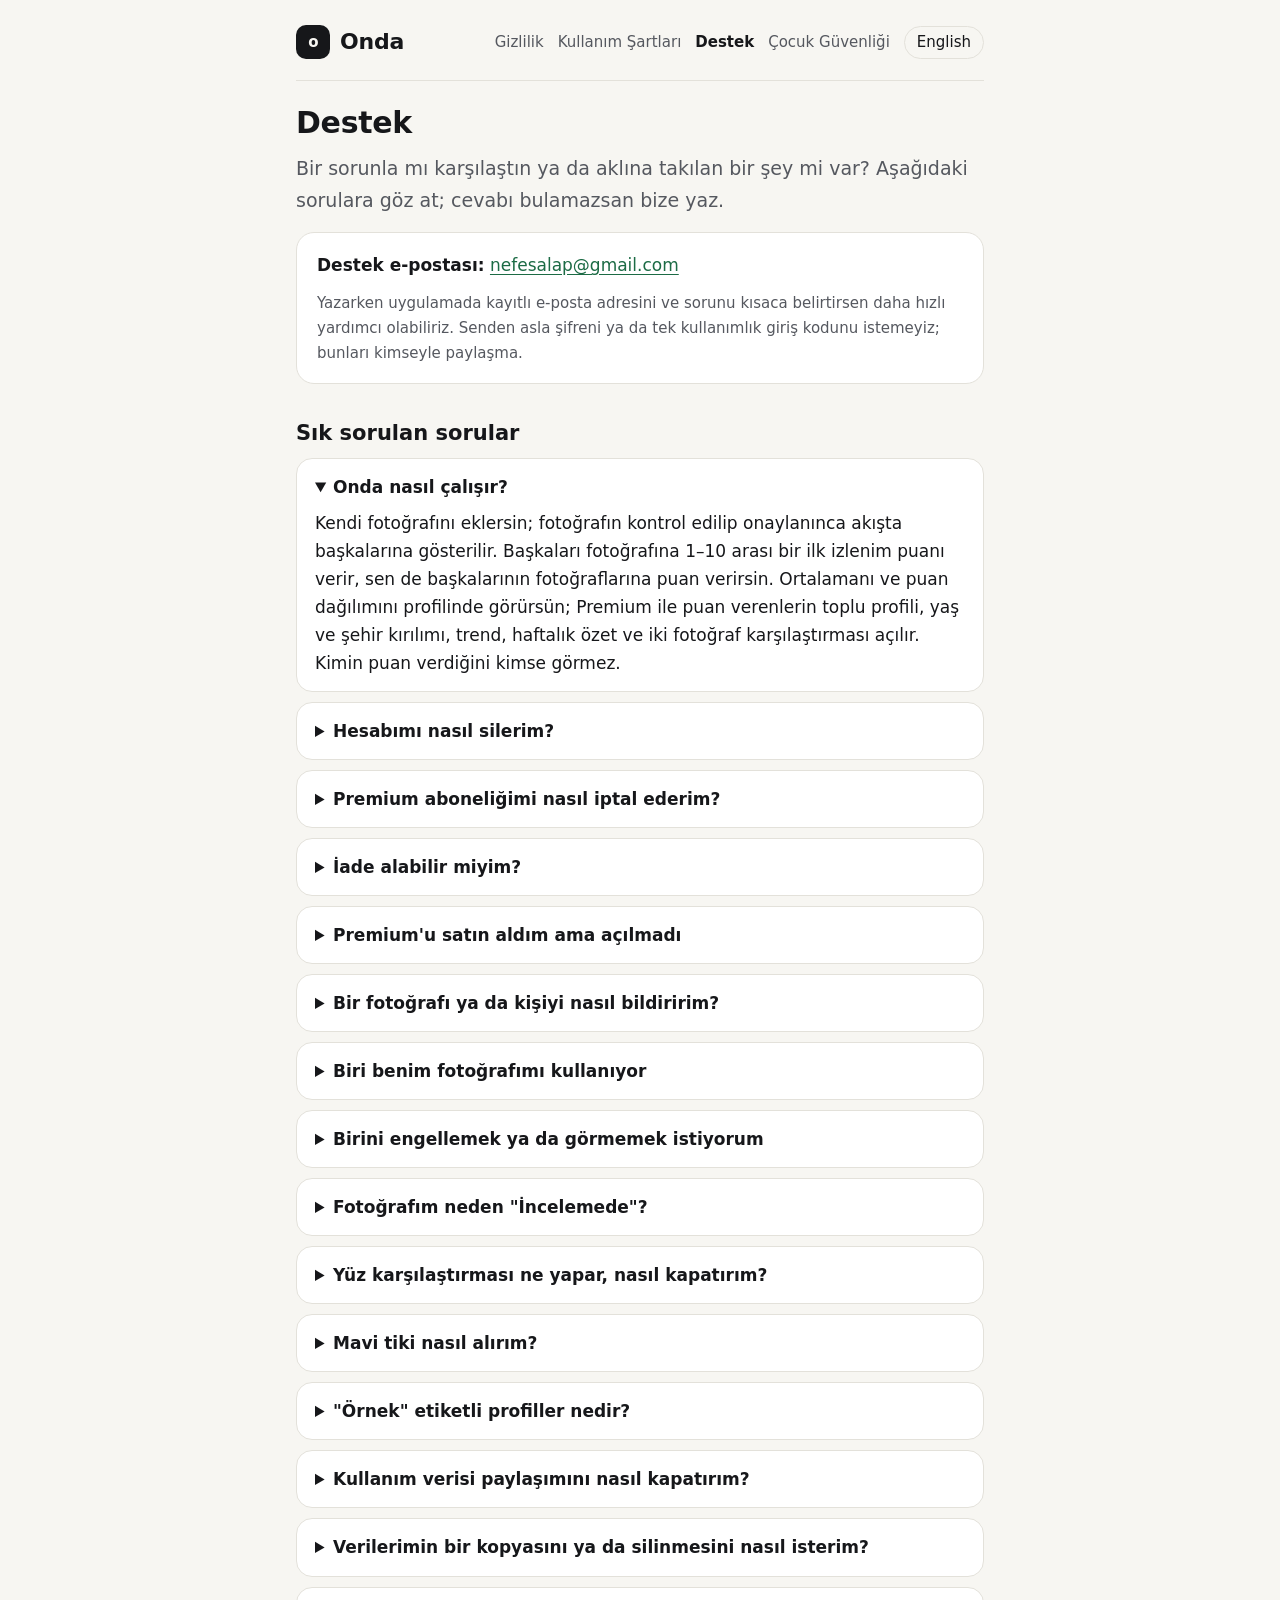
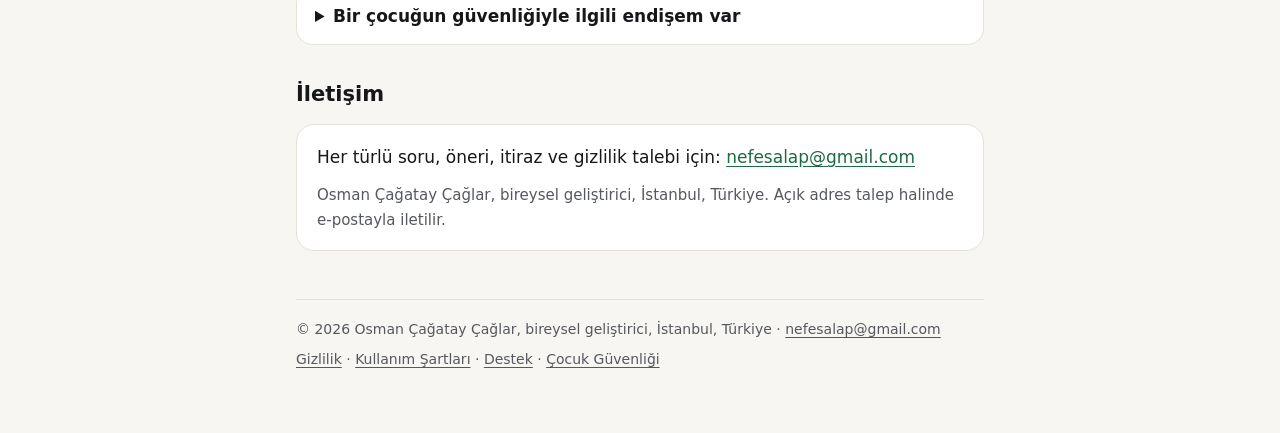
<file: support/index.html>
<!doctype html>
<html lang="tr">
<head>
<meta charset="utf-8">
<meta name="viewport" content="width=device-width,initial-scale=1">
<title>Destek · Onda</title>
<meta name="description" content="Onda destek: hesap silme, abonelik iptali, bildirme ve iletişim.">
<meta name="color-scheme" content="light dark">
<meta name="theme-color" content="#F7F6F2" media="(prefers-color-scheme: light)">
<meta name="theme-color" content="#0B0B0C" media="(prefers-color-scheme: dark)">
<meta name="referrer" content="no-referrer">
<link rel="alternate" hreflang="tr" href="https://pgoby.github.io/onda-legal/support/">
<link rel="alternate" hreflang="en" href="https://pgoby.github.io/onda-legal/en/support/">
<link rel="alternate" hreflang="x-default" href="https://pgoby.github.io/onda-legal/support/">
<link rel="stylesheet" href="../style.css">
</head>
<body>
<a class="skip" href="#main">İçeriğe geç</a>
<div class="wrap">
<header class="top">
<a class="brand" href="../" aria-label="Onda ana sayfa"><span class="logo" aria-hidden="true">o</span>Onda</a>
<nav class="menu" aria-label="Ana menü"><ul>
<li><a href="../privacy/">Gizlilik</a></li>
<li><a href="../terms/">Kullanım Şartları</a></li>
<li><a href="../support/" aria-current="page">Destek</a></li>
<li><a href="../child-safety/">Çocuk Güvenliği</a></li>
<li><a class="lang" href="../en/support/" hreflang="en" lang="en" aria-label="English version">English</a></li>
</ul></nav>
</header>
<main id="main">
<h1>Destek</h1>
<p class="lead">Bir sorunla mı karşılaştın ya da aklına takılan bir şey mi var? Aşağıdaki sorulara göz at; cevabı bulamazsan bize yaz.</p>
<div class="card">
<p><strong>Destek e-postası:</strong> <a href="mailto:nefesalap@gmail.com?subject=Onda%20destek">nefesalap@gmail.com</a></p>
<p class="muted">Yazarken uygulamada kayıtlı e-posta adresini ve sorunu kısaca belirtirsen daha hızlı yardımcı olabiliriz. Senden asla şifreni ya da tek kullanımlık giriş kodunu istemeyiz; bunları kimseyle paylaşma.</p>
</div>

<h2>Sık sorulan sorular</h2>

<details open>
<summary>Onda nasıl çalışır?</summary>
<p>Kendi fotoğrafını eklersin; fotoğrafın kontrol edilip onaylanınca akışta başkalarına gösterilir. Başkaları fotoğrafına 1–10 arası bir ilk izlenim puanı verir, sen de başkalarının fotoğraflarına puan verirsin. Ortalamanı ve puan dağılımını profilinde görürsün; Premium ile puan verenlerin toplu profili, yaş ve şehir kırılımı, trend, haftalık özet ve iki fotoğraf karşılaştırması açılır. Kimin puan verdiğini kimse görmez.</p>
</details>

<details>
<summary>Hesabımı nasıl silerim?</summary>
<p>Uygulamada <strong>Profil → Ayarlar → Hesabı sil</strong>. Hesabın, profilin, fotoğrafların ve verilerin silinir; verdiğin puanlar da başkalarının ortalamalarından birkaç gece içinde çıkarılır. Silme geri alınamaz.</p>
<p>Uygulamaya giremiyorsan, kayıtlı e-posta adresinden <a href="mailto:nefesalap@gmail.com?subject=Hesap%20silme%20talebi">nefesalap@gmail.com</a> adresine yaz; hesabını biz sileriz.</p>
<p><strong>Not:</strong> hesabı silmek aboneliği iptal etmez. Aşağıdaki adımlarla aboneliğini ayrıca iptal et.</p>
</details>

<details>
<summary>Premium aboneliğimi nasıl iptal ederim?</summary>
<p>Abonelikler Apple üzerinden yönetilir; biz uygulama içinden iptal edemeyiz.</p>
<ol>
<li>iPhone'da <strong>Ayarlar</strong>'ı aç ve en üstte <strong>adına</strong> dokun.</li>
<li><strong>Abonelikler</strong>'e dokun ve <strong>Onda</strong>'yı seç.</li>
<li><strong>Aboneliği İptal Et</strong>'e dokun.</li>
</ol>
<p>İptal, mevcut dönemin sonunda geçerli olur; o zamana kadar Premium açık kalır. Yenilemeden ücret alınmaması için dönem bitiminden en az 24 saat önce iptal etmelisin. Uygulamayı silmek aboneliği iptal etmez.</p>
</details>

<details>
<summary>İade alabilir miyim?</summary>
<p>Ödemeleri Apple alır ve iadeleri de Apple değerlendirir: <a href="https://reportaproblem.apple.com" rel="noopener">reportaproblem.apple.com</a> adresinden talep oluşturabilirsin.</p>
</details>

<details>
<summary>Premium'u satın aldım ama açılmadı</summary>
<p>Ödeme ekranında ya da <strong>Profil → Ayarlar</strong>'da <strong>Satın alımları geri yükle</strong>'ye dokun. Aynı Apple hesabıyla giriş yaptığından emin ol. Sorun sürerse bize yaz.</p>
</details>

<details>
<summary>Bir fotoğrafı ya da kişiyi nasıl bildiririm?</summary>
<ol>
<li>Akıştaki kartta <strong>"…"</strong> menüsüne dokun ve <strong>Bildir</strong>'i seç.</li>
<li>Sebebi seç: Sahte profil, Başkasının fotoğrafı, 18 yaş altı, Çıplaklık, Taciz ya da Diğer.</li>
<li>İstersen kısa bir not ekle ve <strong>Gönder</strong>'e dokun. İstersen ardından kişiyi engelleyebilirsin.</li>
</ol>
<p>Bildirimin anonimdir; bildirdiğin kişi kimin bildirdiğini görmez ve senin akışından hemen çıkar. Raporlar <strong>24 saat içinde</strong> bir insan tarafından incelenir; 18 yaş altı bildirimleri sıranın önüne alınır. İhlal varsa içerik kaldırılır, gerekirse hesap kapatılır.</p>
</details>

<details>
<summary>Biri benim fotoğrafımı kullanıyor</summary>
<p>Kartı <strong>Başkasının fotoğrafı</strong> sebebiyle bildir. Ayrıca <a href="mailto:nefesalap@gmail.com?subject=Foto%C4%9Fraf%C4%B1m%20izinsiz%20kullan%C4%B1l%C4%B1yor">nefesalap@gmail.com</a> adresine yazarsan (kendi fotoğrafının sana ait olduğunu gösteren kısa bir açıklamayla) öncelikli inceleriz.</p>
</details>

<details>
<summary>Birini engellemek ya da görmemek istiyorum</summary>
<p>Kartın <strong>"…"</strong> menüsünden kişiyi artık görmemeyi seçebilir, bildirdikten sonra da engelleyebilirsin. Engellediğin kişiyle birbirinizi uygulamanın hiçbir yerinde görmezsiniz; engellendiğini bilmez. Ayarlar'daki <strong>Rehberden gizle</strong> ile rehberindeki kişilere hiç gösterilmeyebilirsin.</p>
</details>

<details>
<summary>Fotoğrafım neden "İncelemede"?</summary>
<p>Fotoğraf eklerken yapılan cihaz içi kontrolde eşleşme sağlanamadıysa, selfiesiz devam ettiysen ya da fotoğraf belirsiz bulunduysa fotoğrafın ekibimizden biri bakana kadar gizli kalır. İnceleme bitince fotoğrafın yayına çıkar ya da sebebini bildiririz.</p>
</details>

<details>
<summary>Yüz karşılaştırması ne yapar, nasıl kapatırım?</summary>
<p>Fotoğraf eklerken kısa bir canlı selfie ile fotoğraftaki kişinin sen olduğunu <strong>yalnız telefonunda</strong> karşılaştırır; selfie ve yüz verisi telefondan çıkmaz ve kaydedilmez. Açık rızanla çalışır. <strong>Ayarlar → Gizlilik → Yüz karşılaştırması</strong> ile kapatabilirsin; kapalıyken yeni fotoğrafların ekibimizin onayından sonra yayına çıkar. Ayrıntı: <a href="../privacy/#foto-kontrol">Gizlilik Politikası</a>.</p>
</details>

<details>
<summary>Mavi tiki nasıl alırım?</summary>
<p><strong>Profil → Ayarlar</strong>'dan "Doğrulanmış rozet al"ı seç, istenen hareketle ön kamerayla bir selfie çek ve gönder. Selfie'ni bir insan profil fotoğraflarınla karşılaştırır; sonuç bildirimle gelir. Rozet isteğe bağlıdır; selfie karardan 30 gün sonra silinir.</p>
</details>

<details>
<summary>"Örnek" etiketli profiller nedir?</summary>
<p>Topluluk küçükken akışta, yapay zekâ ile üretilmiş ve "Örnek" etiketiyle açıkça işaretlenmiş birkaç profil görebilirsin. Bunlar gerçek kişi değildir; kimseyi puanlamaz ve kimsenin sonucunu etkilemez. Gerçek kullanıcı sayısı arttıkça kaldırılır.</p>
</details>

<details>
<summary>Kullanım verisi paylaşımını nasıl kapatırım?</summary>
<p><strong>Ayarlar → Gizlilik → Kullanım verisi paylaş</strong> anahtarını kapat. Bu takma adlı istatistikler adını, e-postanı, fotoğraflarını ya da puanlarını içermez.</p>
</details>

<details>
<summary>Verilerimin bir kopyasını ya da silinmesini nasıl isterim?</summary>
<p>KVKK ve GDPR kapsamındaki taleplerin için <a href="mailto:nefesalap@gmail.com?subject=KVKK%20/%20GDPR%20ba%C5%9Fvurusu">nefesalap@gmail.com</a> adresine yaz; en geç 30 gün içinde yanıtlarız. Ayrıntı: <a href="../privacy/#haklar">Gizlilik Politikası</a>.</p>
</details>

<details>
<summary>Bir çocuğun güvenliğiyle ilgili endişem var</summary>
<p>Kartı <strong>18 yaş altı</strong> sebebiyle bildir ve <a href="mailto:nefesalap@gmail.com?subject=%C3%87ocuk%20g%C3%BCvenli%C4%9Fi">nefesalap@gmail.com</a> adresine yaz. Şüpheli içeriği indirme, ekran görüntüsü alma ya da kimseye gönderme. Bir çocuk acil tehlikedeyse önce <strong>112</strong>'yi ara. Ayrıntı: <a href="../child-safety/">Çocuk Güvenliği Politikası</a>.</p>
</details>

<h2>İletişim</h2>
<div class="card">
<p>Her türlü soru, öneri, itiraz ve gizlilik talebi için: <a href="mailto:nefesalap@gmail.com">nefesalap@gmail.com</a></p>
<p class="muted">Osman Çağatay Çağlar, bireysel geliştirici, İstanbul, Türkiye. Açık adres talep halinde e-postayla iletilir.</p>
</div>
</main>
<footer>
<p>&copy; 2026 Osman Çağatay Çağlar, bireysel geliştirici, İstanbul, Türkiye · <a href="mailto:nefesalap@gmail.com">nefesalap@gmail.com</a></p>
<p><a href="../privacy/">Gizlilik</a> · <a href="../terms/">Kullanım Şartları</a> · <a href="../support/">Destek</a> · <a href="../child-safety/">Çocuk Güvenliği</a></p>
</footer>
</div>
</body>
</html>
</file>
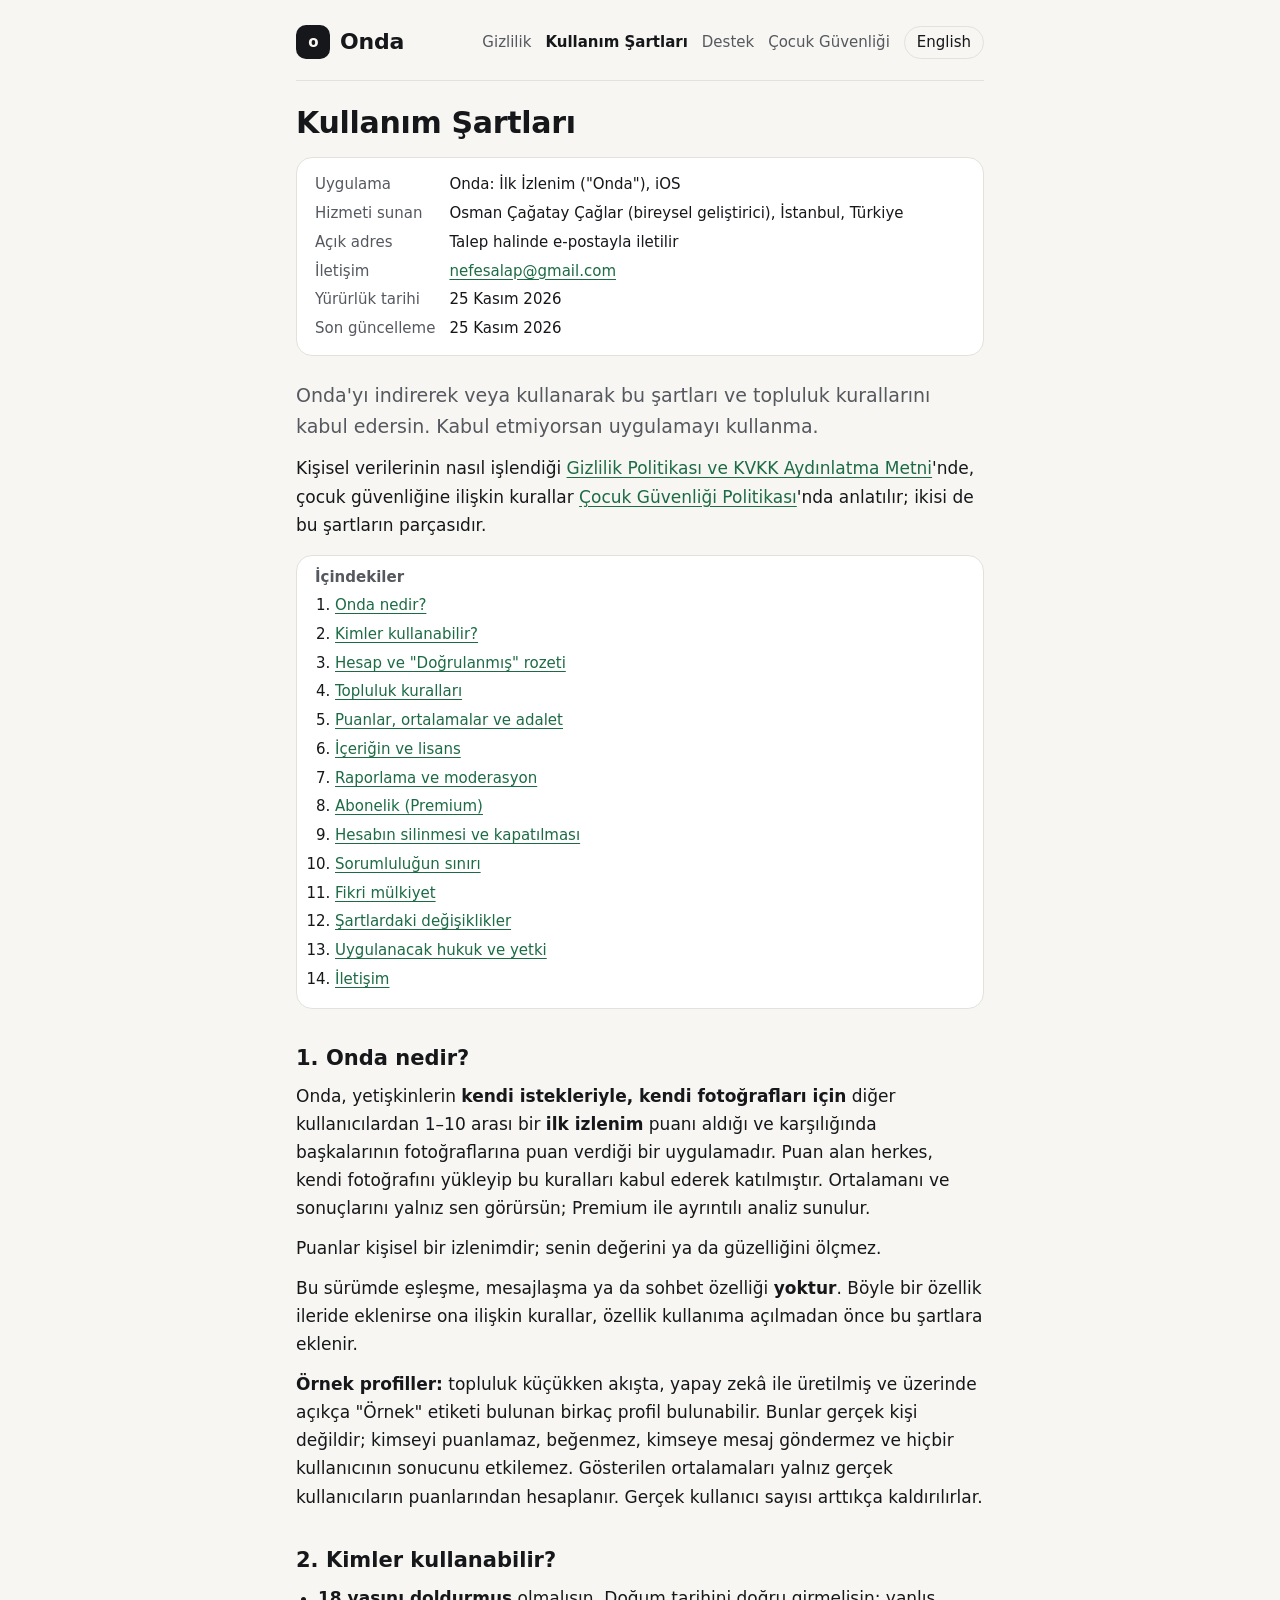
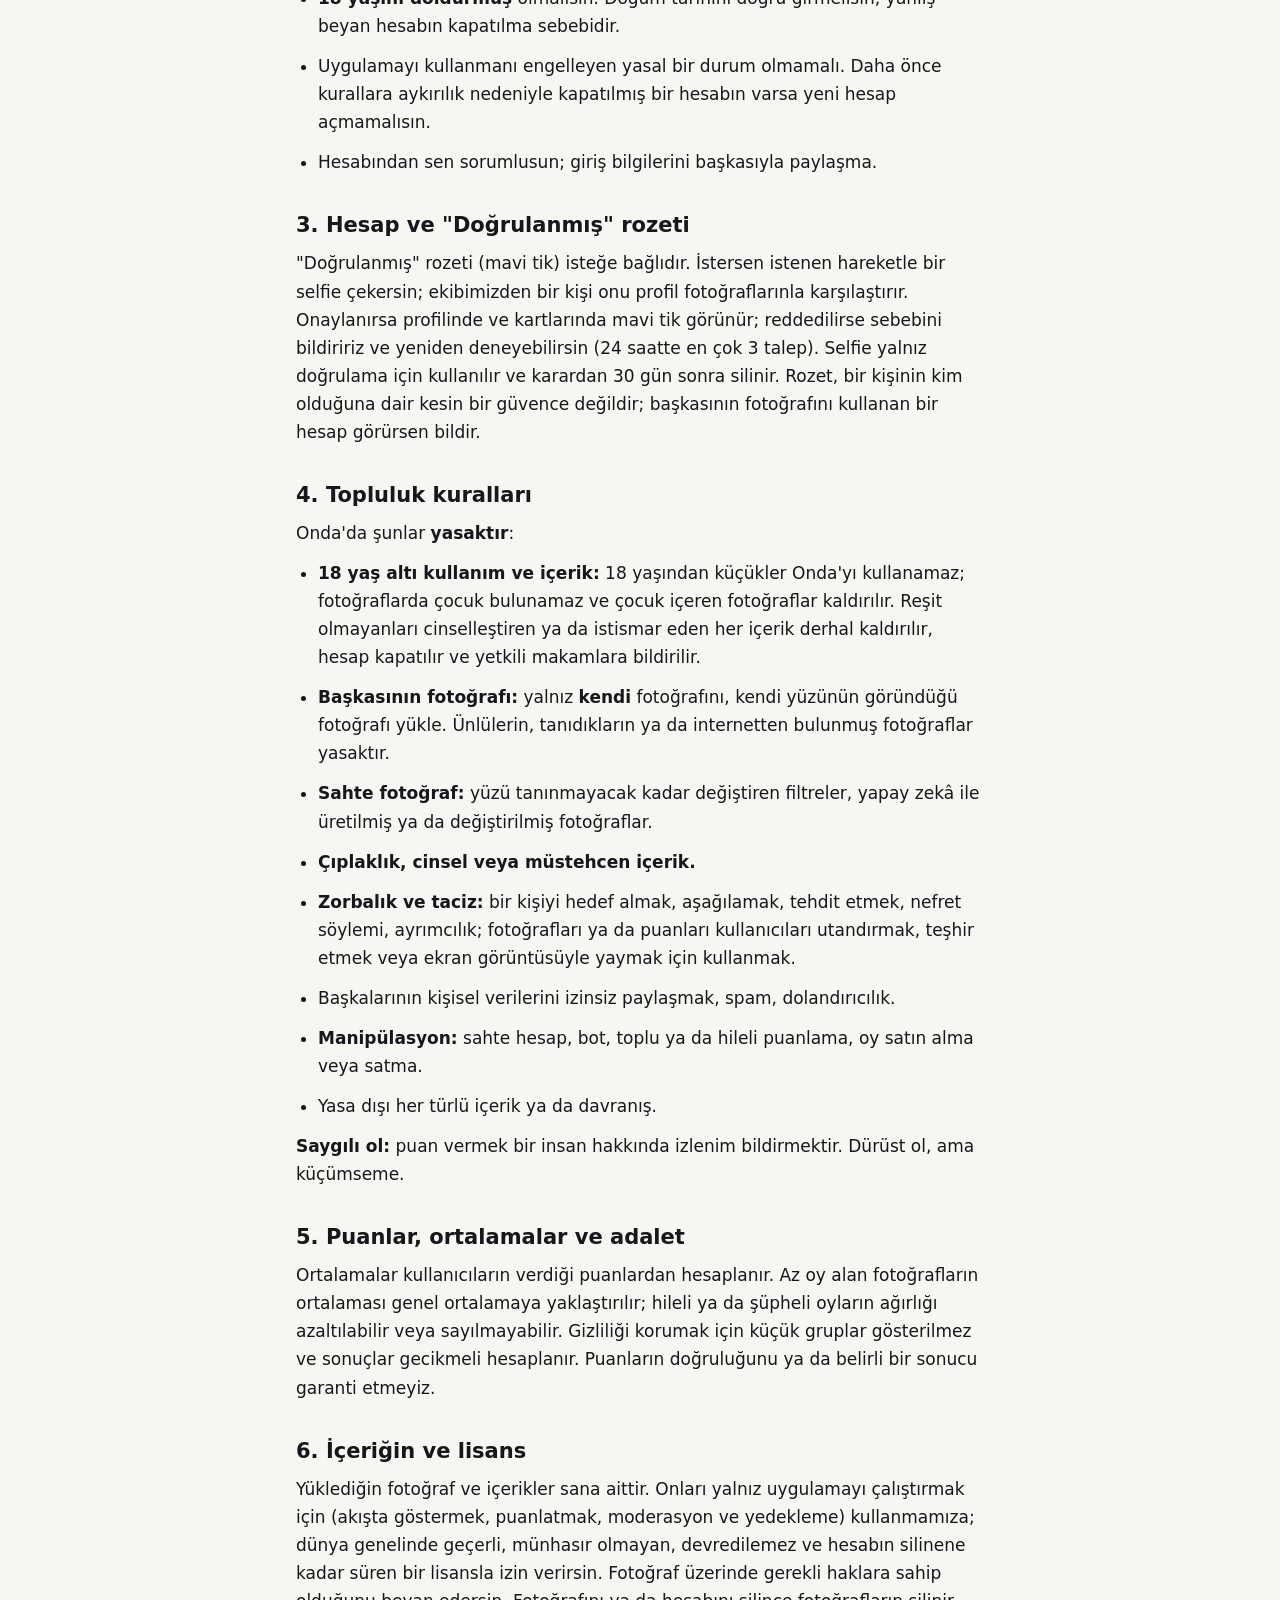
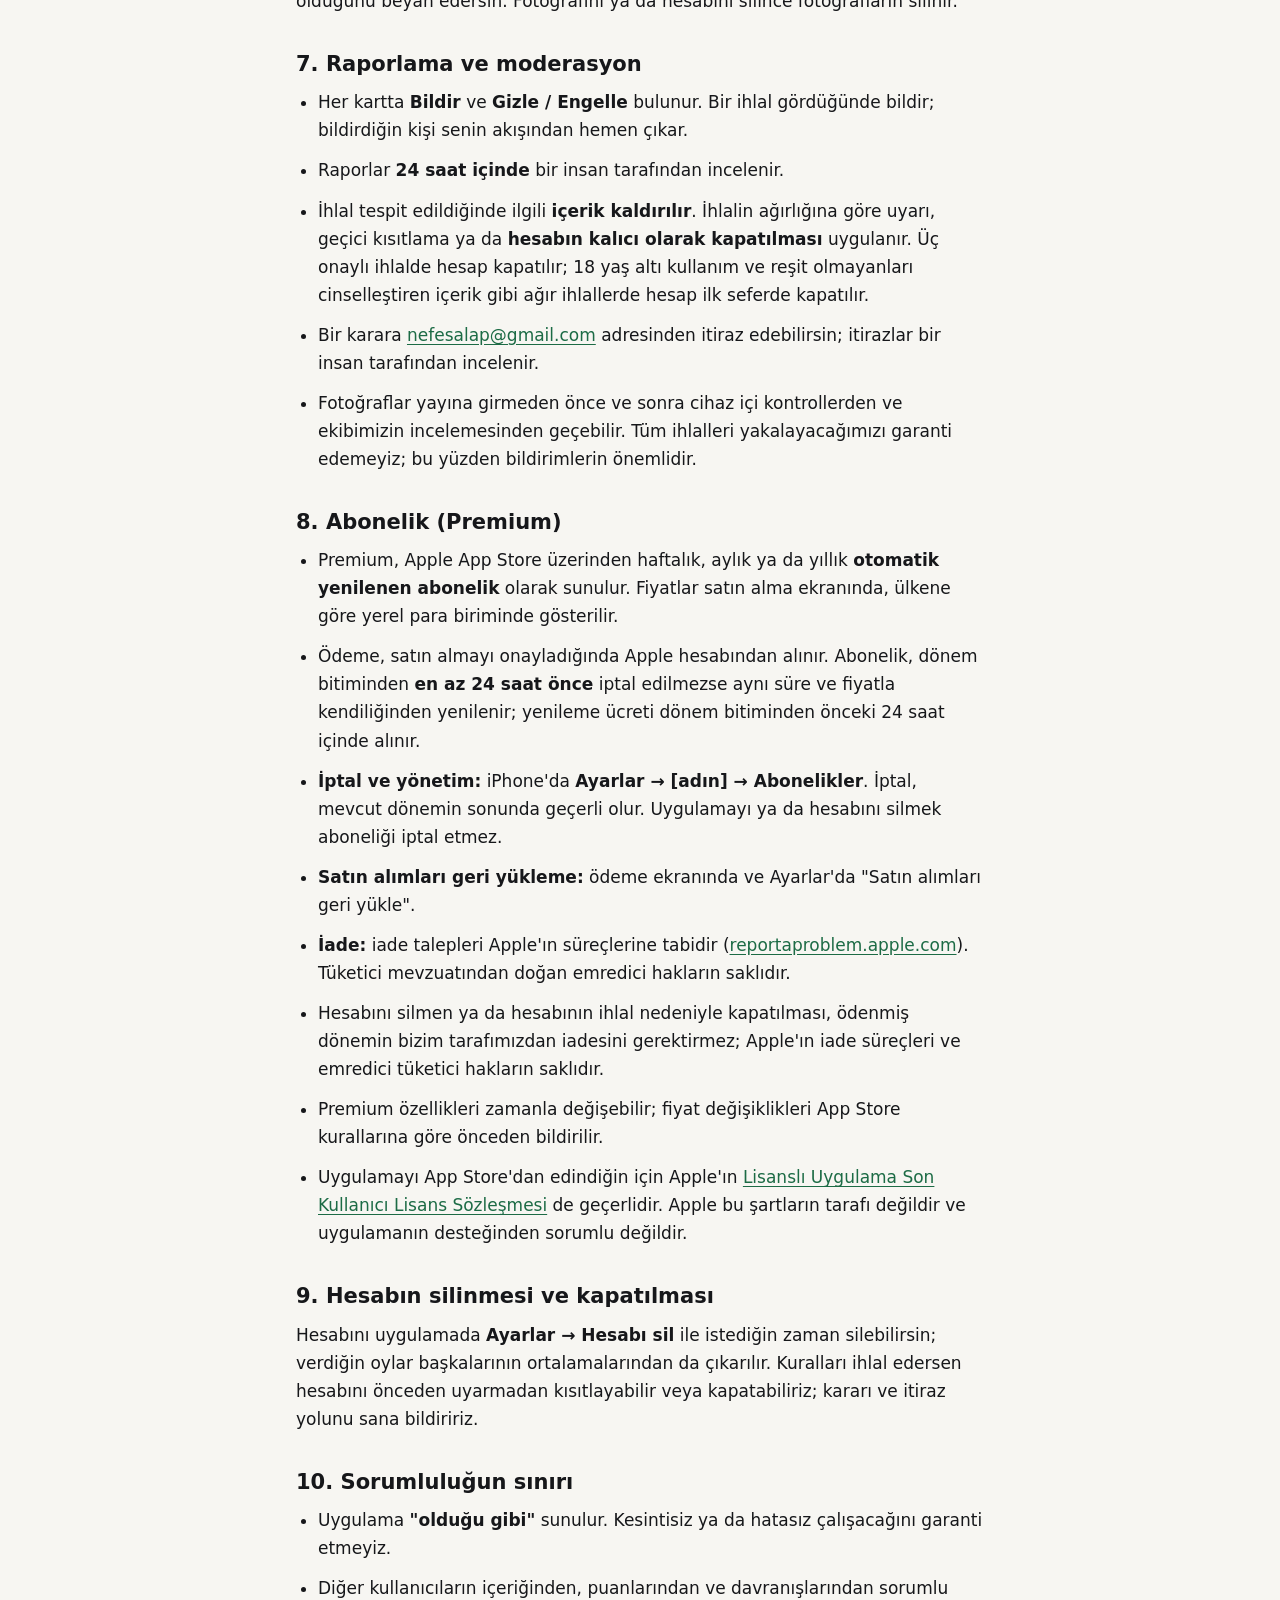
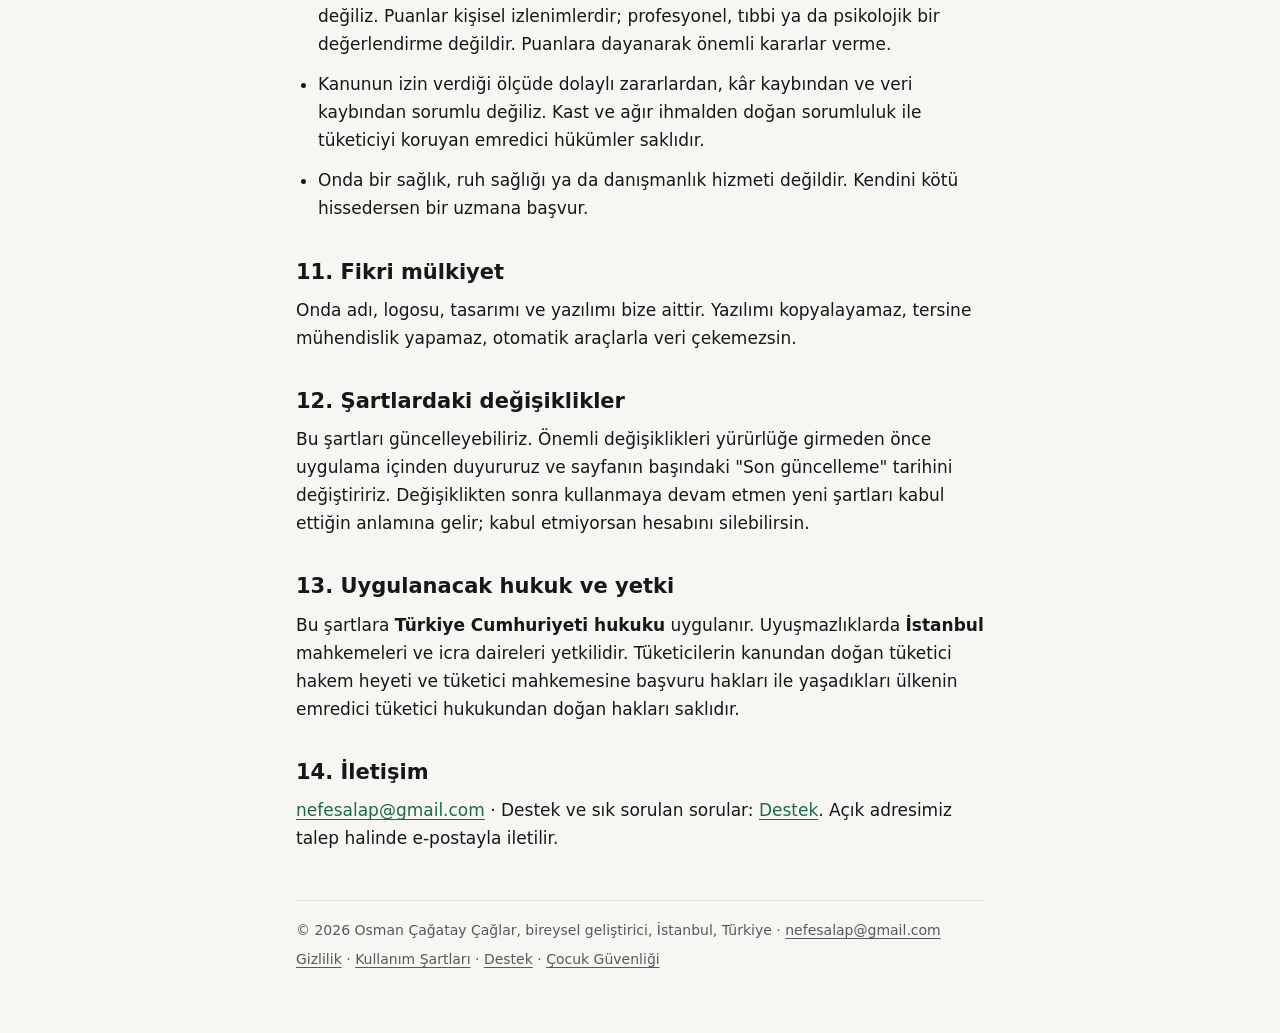
<file: terms/index.html>
<!doctype html>
<html lang="tr">
<head>
<meta charset="utf-8">
<meta name="viewport" content="width=device-width,initial-scale=1">
<title>Kullanım Şartları · Onda</title>
<meta name="description" content="Onda kullanım şartları ve topluluk kuralları: 18+, yalnız kendi fotoğrafın, zorbalık yasak, 24 saatte rapor incelemesi.">
<meta name="color-scheme" content="light dark">
<meta name="theme-color" content="#F7F6F2" media="(prefers-color-scheme: light)">
<meta name="theme-color" content="#0B0B0C" media="(prefers-color-scheme: dark)">
<meta name="referrer" content="no-referrer">
<link rel="alternate" hreflang="tr" href="https://pgoby.github.io/onda-legal/terms/">
<link rel="alternate" hreflang="en" href="https://pgoby.github.io/onda-legal/en/terms/">
<link rel="alternate" hreflang="x-default" href="https://pgoby.github.io/onda-legal/terms/">
<link rel="stylesheet" href="../style.css">
</head>
<body>
<a class="skip" href="#main">İçeriğe geç</a>
<div class="wrap">
<header class="top">
<a class="brand" href="../" aria-label="Onda ana sayfa"><span class="logo" aria-hidden="true">o</span>Onda</a>
<nav class="menu" aria-label="Ana menü"><ul>
<li><a href="../privacy/">Gizlilik</a></li>
<li><a href="../terms/" aria-current="page">Kullanım Şartları</a></li>
<li><a href="../support/">Destek</a></li>
<li><a href="../child-safety/">Çocuk Güvenliği</a></li>
<li><a class="lang" href="../en/terms/" hreflang="en" lang="en" aria-label="English version">English</a></li>
</ul></nav>
</header>
<main id="main">
<h1>Kullanım Şartları</h1>
<div class="meta"><dl>
<dt>Uygulama</dt><dd>Onda: İlk İzlenim ("Onda"), iOS</dd>
<dt>Hizmeti sunan</dt><dd>Osman Çağatay Çağlar (bireysel geliştirici), İstanbul, Türkiye</dd>
<dt>Açık adres</dt><dd>Talep halinde e-postayla iletilir</dd>
<dt>İletişim</dt><dd><a href="mailto:nefesalap@gmail.com">nefesalap@gmail.com</a></dd>
<dt>Yürürlük tarihi</dt><dd><time datetime="2026-11-25">25 Kasım 2026</time></dd>
<dt>Son güncelleme</dt><dd><time datetime="2026-11-25">25 Kasım 2026</time></dd>
</dl></div>
<p class="lead">Onda'yı indirerek veya kullanarak bu şartları ve topluluk kurallarını kabul edersin. Kabul etmiyorsan uygulamayı kullanma.</p>
<p>Kişisel verilerinin nasıl işlendiği <a href="../privacy/">Gizlilik Politikası ve KVKK Aydınlatma Metni</a>'nde, çocuk güvenliğine ilişkin kurallar <a href="../child-safety/">Çocuk Güvenliği Politikası</a>'nda anlatılır; ikisi de bu şartların parçasıdır.</p>

<nav class="toc" aria-labelledby="toc-h"><h2 id="toc-h">İçindekiler</h2><ol>
<li><a href="#nedir">Onda nedir?</a></li>
<li><a href="#kimler">Kimler kullanabilir?</a></li>
<li><a href="#hesap">Hesap ve "Doğrulanmış" rozeti</a></li>
<li><a href="#kurallar">Topluluk kuralları</a></li>
<li><a href="#puanlar">Puanlar, ortalamalar ve adalet</a></li>
<li><a href="#icerik">İçeriğin ve lisans</a></li>
<li><a href="#rapor">Raporlama ve moderasyon</a></li>
<li><a href="#abonelik">Abonelik (Premium)</a></li>
<li><a href="#silme">Hesabın silinmesi ve kapatılması</a></li>
<li><a href="#sorumluluk">Sorumluluğun sınırı</a></li>
<li><a href="#fikri">Fikri mülkiyet</a></li>
<li><a href="#degisiklik">Şartlardaki değişiklikler</a></li>
<li><a href="#hukuk">Uygulanacak hukuk ve yetki</a></li>
<li><a href="#iletisim">İletişim</a></li>
</ol></nav>

<h2 id="nedir">1. Onda nedir?</h2>
<p>Onda, yetişkinlerin <strong>kendi istekleriyle, kendi fotoğrafları için</strong> diğer kullanıcılardan 1–10 arası bir <strong>ilk izlenim</strong> puanı aldığı ve karşılığında başkalarının fotoğraflarına puan verdiği bir uygulamadır. Puan alan herkes, kendi fotoğrafını yükleyip bu kuralları kabul ederek katılmıştır. Ortalamanı ve sonuçlarını yalnız sen görürsün; Premium ile ayrıntılı analiz sunulur.</p>
<p>Puanlar kişisel bir izlenimdir; senin değerini ya da güzelliğini ölçmez.</p>
<p>Bu sürümde eşleşme, mesajlaşma ya da sohbet özelliği <strong>yoktur</strong>. Böyle bir özellik ileride eklenirse ona ilişkin kurallar, özellik kullanıma açılmadan önce bu şartlara eklenir.</p>
<p><strong>Örnek profiller:</strong> topluluk küçükken akışta, yapay zekâ ile üretilmiş ve üzerinde açıkça "Örnek" etiketi bulunan birkaç profil bulunabilir. Bunlar gerçek kişi değildir; kimseyi puanlamaz, beğenmez, kimseye mesaj göndermez ve hiçbir kullanıcının sonucunu etkilemez. Gösterilen ortalamaları yalnız gerçek kullanıcıların puanlarından hesaplanır. Gerçek kullanıcı sayısı arttıkça kaldırılırlar.</p>

<h2 id="kimler">2. Kimler kullanabilir?</h2>
<ul>
<li><strong>18 yaşını doldurmuş</strong> olmalısın. Doğum tarihini doğru girmelisin; yanlış beyan hesabın kapatılma sebebidir.</li>
<li>Uygulamayı kullanmanı engelleyen yasal bir durum olmamalı. Daha önce kurallara aykırılık nedeniyle kapatılmış bir hesabın varsa yeni hesap açmamalısın.</li>
<li>Hesabından sen sorumlusun; giriş bilgilerini başkasıyla paylaşma.</li>
</ul>

<h2 id="hesap">3. Hesap ve "Doğrulanmış" rozeti</h2>
<p>"Doğrulanmış" rozeti (mavi tik) isteğe bağlıdır. İstersen istenen hareketle bir selfie çekersin; ekibimizden bir kişi onu profil fotoğraflarınla karşılaştırır. Onaylanırsa profilinde ve kartlarında mavi tik görünür; reddedilirse sebebini bildiririz ve yeniden deneyebilirsin (24 saatte en çok 3 talep). Selfie yalnız doğrulama için kullanılır ve karardan 30 gün sonra silinir. Rozet, bir kişinin kim olduğuna dair kesin bir güvence değildir; başkasının fotoğrafını kullanan bir hesap görürsen bildir.</p>

<h2 id="kurallar">4. Topluluk kuralları</h2>
<p>Onda'da şunlar <strong>yasaktır</strong>:</p>
<ul>
<li><strong>18 yaş altı kullanım ve içerik:</strong> 18 yaşından küçükler Onda'yı kullanamaz; fotoğraflarda çocuk bulunamaz ve çocuk içeren fotoğraflar kaldırılır. Reşit olmayanları cinselleştiren ya da istismar eden her içerik derhal kaldırılır, hesap kapatılır ve yetkili makamlara bildirilir.</li>
<li><strong>Başkasının fotoğrafı:</strong> yalnız <strong>kendi</strong> fotoğrafını, kendi yüzünün göründüğü fotoğrafı yükle. Ünlülerin, tanıdıkların ya da internetten bulunmuş fotoğraflar yasaktır.</li>
<li><strong>Sahte fotoğraf:</strong> yüzü tanınmayacak kadar değiştiren filtreler, yapay zekâ ile üretilmiş ya da değiştirilmiş fotoğraflar.</li>
<li><strong>Çıplaklık, cinsel veya müstehcen içerik.</strong></li>
<li><strong>Zorbalık ve taciz:</strong> bir kişiyi hedef almak, aşağılamak, tehdit etmek, nefret söylemi, ayrımcılık; fotoğrafları ya da puanları kullanıcıları utandırmak, teşhir etmek veya ekran görüntüsüyle yaymak için kullanmak.</li>
<li>Başkalarının kişisel verilerini izinsiz paylaşmak, spam, dolandırıcılık.</li>
<li><strong>Manipülasyon:</strong> sahte hesap, bot, toplu ya da hileli puanlama, oy satın alma veya satma.</li>
<li>Yasa dışı her türlü içerik ya da davranış.</li>
</ul>
<p><strong>Saygılı ol:</strong> puan vermek bir insan hakkında izlenim bildirmektir. Dürüst ol, ama küçümseme.</p>

<h2 id="puanlar">5. Puanlar, ortalamalar ve adalet</h2>
<p>Ortalamalar kullanıcıların verdiği puanlardan hesaplanır. Az oy alan fotoğrafların ortalaması genel ortalamaya yaklaştırılır; hileli ya da şüpheli oyların ağırlığı azaltılabilir veya sayılmayabilir. Gizliliği korumak için küçük gruplar gösterilmez ve sonuçlar gecikmeli hesaplanır. Puanların doğruluğunu ya da belirli bir sonucu garanti etmeyiz.</p>

<h2 id="icerik">6. İçeriğin ve lisans</h2>
<p>Yüklediğin fotoğraf ve içerikler sana aittir. Onları yalnız uygulamayı çalıştırmak için (akışta göstermek, puanlatmak, moderasyon ve yedekleme) kullanmamıza; dünya genelinde geçerli, münhasır olmayan, devredilemez ve hesabın silinene kadar süren bir lisansla izin verirsin. Fotoğraf üzerinde gerekli haklara sahip olduğunu beyan edersin. Fotoğrafını ya da hesabını silince fotoğrafların silinir.</p>

<h2 id="rapor">7. Raporlama ve moderasyon</h2>
<ul>
<li>Her kartta <strong>Bildir</strong> ve <strong>Gizle / Engelle</strong> bulunur. Bir ihlal gördüğünde bildir; bildirdiğin kişi senin akışından hemen çıkar.</li>
<li>Raporlar <strong>24 saat içinde</strong> bir insan tarafından incelenir.</li>
<li>İhlal tespit edildiğinde ilgili <strong>içerik kaldırılır</strong>. İhlalin ağırlığına göre uyarı, geçici kısıtlama ya da <strong>hesabın kalıcı olarak kapatılması</strong> uygulanır. Üç onaylı ihlalde hesap kapatılır; 18 yaş altı kullanım ve reşit olmayanları cinselleştiren içerik gibi ağır ihlallerde hesap ilk seferde kapatılır.</li>
<li>Bir karara <a href="mailto:nefesalap@gmail.com?subject=%C4%B0tiraz">nefesalap@gmail.com</a> adresinden itiraz edebilirsin; itirazlar bir insan tarafından incelenir.</li>
<li>Fotoğraflar yayına girmeden önce ve sonra cihaz içi kontrollerden ve ekibimizin incelemesinden geçebilir. Tüm ihlalleri yakalayacağımızı garanti edemeyiz; bu yüzden bildirimlerin önemlidir.</li>
</ul>

<h2 id="abonelik">8. Abonelik (Premium)</h2>
<ul>
<li>Premium, Apple App Store üzerinden haftalık, aylık ya da yıllık <strong>otomatik yenilenen abonelik</strong> olarak sunulur. Fiyatlar satın alma ekranında, ülkene göre yerel para biriminde gösterilir.</li>
<li>Ödeme, satın almayı onayladığında Apple hesabından alınır. Abonelik, dönem bitiminden <strong>en az 24 saat önce</strong> iptal edilmezse aynı süre ve fiyatla kendiliğinden yenilenir; yenileme ücreti dönem bitiminden önceki 24 saat içinde alınır.</li>
<li><strong>İptal ve yönetim:</strong> iPhone'da <strong>Ayarlar → [adın] → Abonelikler</strong>. İptal, mevcut dönemin sonunda geçerli olur. Uygulamayı ya da hesabını silmek aboneliği iptal etmez.</li>
<li><strong>Satın alımları geri yükleme:</strong> ödeme ekranında ve Ayarlar'da "Satın alımları geri yükle".</li>
<li><strong>İade:</strong> iade talepleri Apple'ın süreçlerine tabidir (<a href="https://reportaproblem.apple.com" rel="noopener">reportaproblem.apple.com</a>). Tüketici mevzuatından doğan emredici hakların saklıdır.</li>
<li>Hesabını silmen ya da hesabının ihlal nedeniyle kapatılması, ödenmiş dönemin bizim tarafımızdan iadesini gerektirmez; Apple'ın iade süreçleri ve emredici tüketici hakların saklıdır.</li>
<li>Premium özellikleri zamanla değişebilir; fiyat değişiklikleri App Store kurallarına göre önceden bildirilir.</li>
<li>Uygulamayı App Store'dan edindiğin için Apple'ın <a href="https://www.apple.com/legal/internet-services/itunes/dev/stdeula/" rel="noopener">Lisanslı Uygulama Son Kullanıcı Lisans Sözleşmesi</a> de geçerlidir. Apple bu şartların tarafı değildir ve uygulamanın desteğinden sorumlu değildir.</li>
</ul>

<h2 id="silme">9. Hesabın silinmesi ve kapatılması</h2>
<p>Hesabını uygulamada <strong>Ayarlar → Hesabı sil</strong> ile istediğin zaman silebilirsin; verdiğin oylar başkalarının ortalamalarından da çıkarılır. Kuralları ihlal edersen hesabını önceden uyarmadan kısıtlayabilir veya kapatabiliriz; kararı ve itiraz yolunu sana bildiririz.</p>

<h2 id="sorumluluk">10. Sorumluluğun sınırı</h2>
<ul>
<li>Uygulama <strong>"olduğu gibi"</strong> sunulur. Kesintisiz ya da hatasız çalışacağını garanti etmeyiz.</li>
<li>Diğer kullanıcıların içeriğinden, puanlarından ve davranışlarından sorumlu değiliz. Puanlar kişisel izlenimlerdir; profesyonel, tıbbi ya da psikolojik bir değerlendirme değildir. Puanlara dayanarak önemli kararlar verme.</li>
<li>Kanunun izin verdiği ölçüde dolaylı zararlardan, kâr kaybından ve veri kaybından sorumlu değiliz. Kast ve ağır ihmalden doğan sorumluluk ile tüketiciyi koruyan emredici hükümler saklıdır.</li>
<li>Onda bir sağlık, ruh sağlığı ya da danışmanlık hizmeti değildir. Kendini kötü hissedersen bir uzmana başvur.</li>
</ul>

<h2 id="fikri">11. Fikri mülkiyet</h2>
<p>Onda adı, logosu, tasarımı ve yazılımı bize aittir. Yazılımı kopyalayamaz, tersine mühendislik yapamaz, otomatik araçlarla veri çekemezsin.</p>

<h2 id="degisiklik">12. Şartlardaki değişiklikler</h2>
<p>Bu şartları güncelleyebiliriz. Önemli değişiklikleri yürürlüğe girmeden önce uygulama içinden duyururuz ve sayfanın başındaki "Son güncelleme" tarihini değiştiririz. Değişiklikten sonra kullanmaya devam etmen yeni şartları kabul ettiğin anlamına gelir; kabul etmiyorsan hesabını silebilirsin.</p>

<h2 id="hukuk">13. Uygulanacak hukuk ve yetki</h2>
<p>Bu şartlara <strong>Türkiye Cumhuriyeti hukuku</strong> uygulanır. Uyuşmazlıklarda <strong>İstanbul</strong> mahkemeleri ve icra daireleri yetkilidir. Tüketicilerin kanundan doğan tüketici hakem heyeti ve tüketici mahkemesine başvuru hakları ile yaşadıkları ülkenin emredici tüketici hukukundan doğan hakları saklıdır.</p>

<h2 id="iletisim">14. İletişim</h2>
<p><a href="mailto:nefesalap@gmail.com">nefesalap@gmail.com</a> · Destek ve sık sorulan sorular: <a href="../support/">Destek</a>. Açık adresimiz talep halinde e-postayla iletilir.</p>
</main>
<footer>
<p>&copy; 2026 Osman Çağatay Çağlar, bireysel geliştirici, İstanbul, Türkiye · <a href="mailto:nefesalap@gmail.com">nefesalap@gmail.com</a></p>
<p><a href="../privacy/">Gizlilik</a> · <a href="../terms/">Kullanım Şartları</a> · <a href="../support/">Destek</a> · <a href="../child-safety/">Çocuk Güvenliği</a></p>
</footer>
</div>
</body>
</html>
</file>
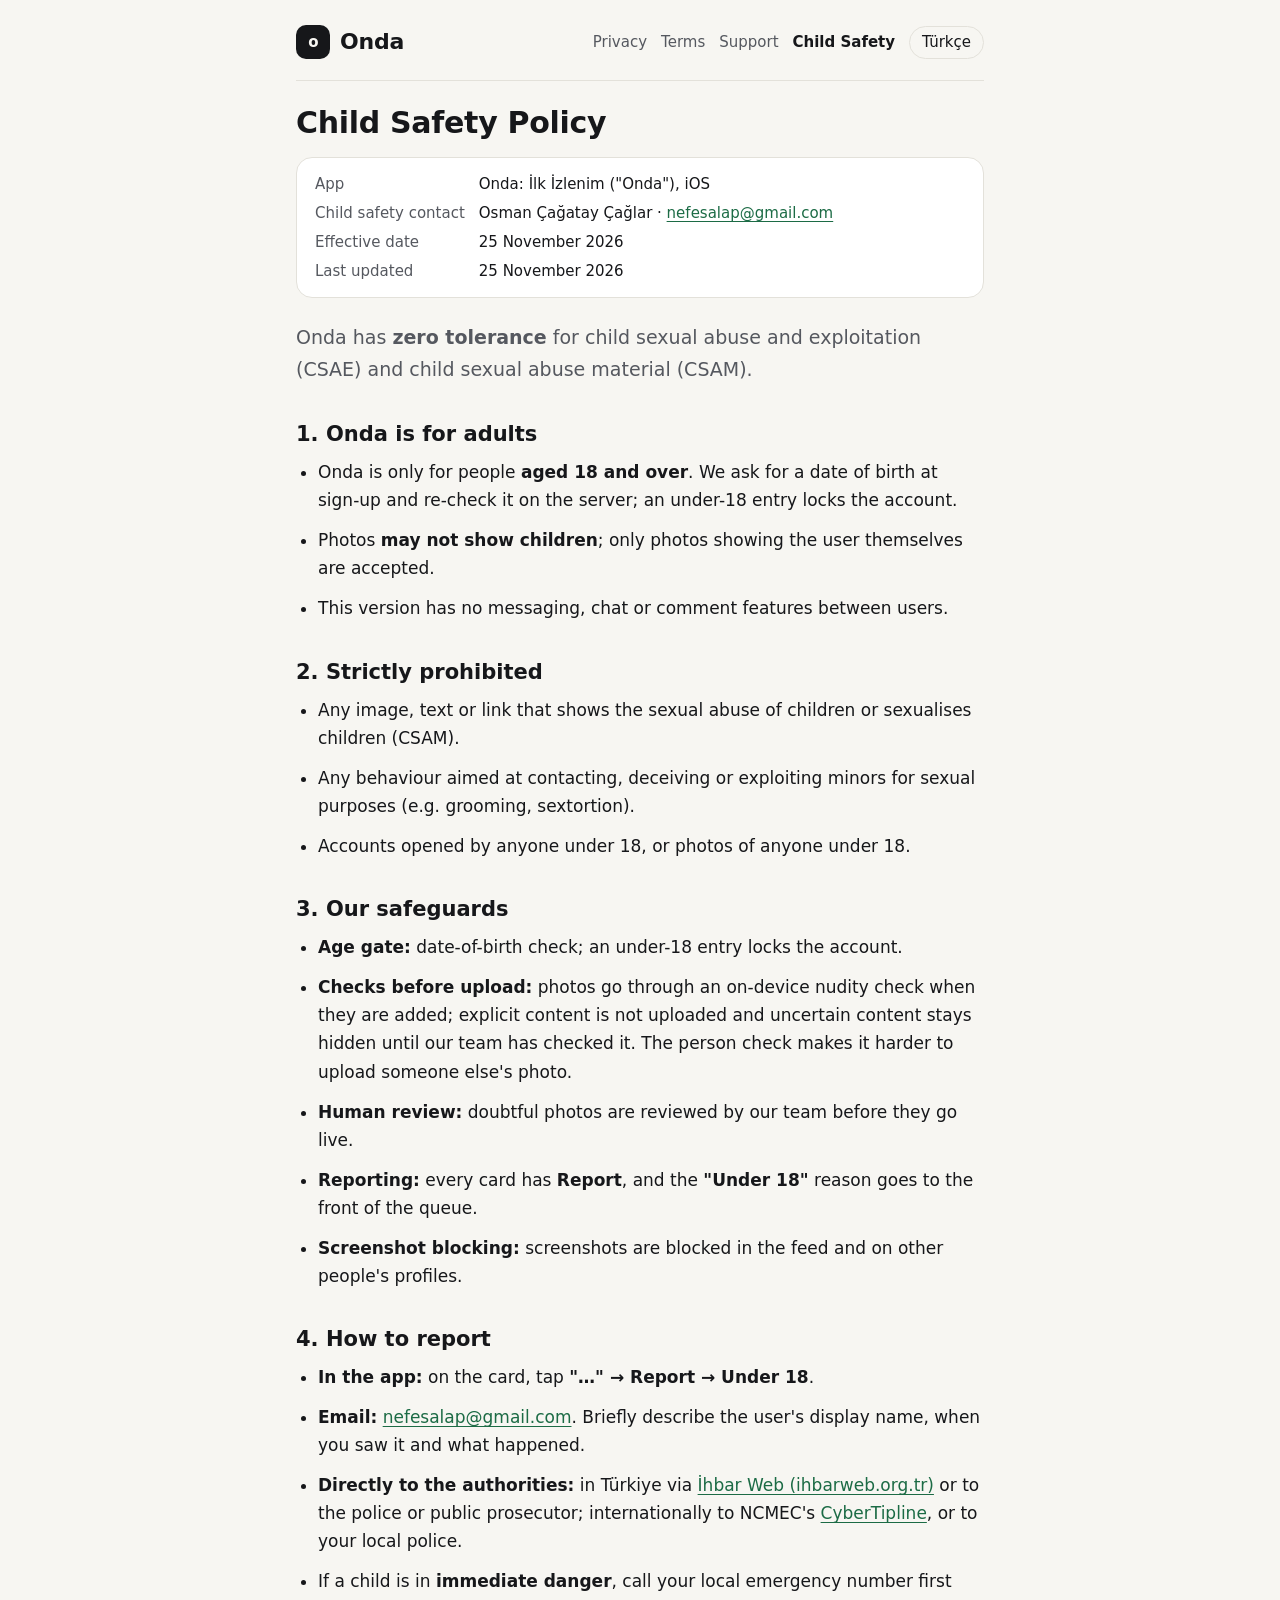
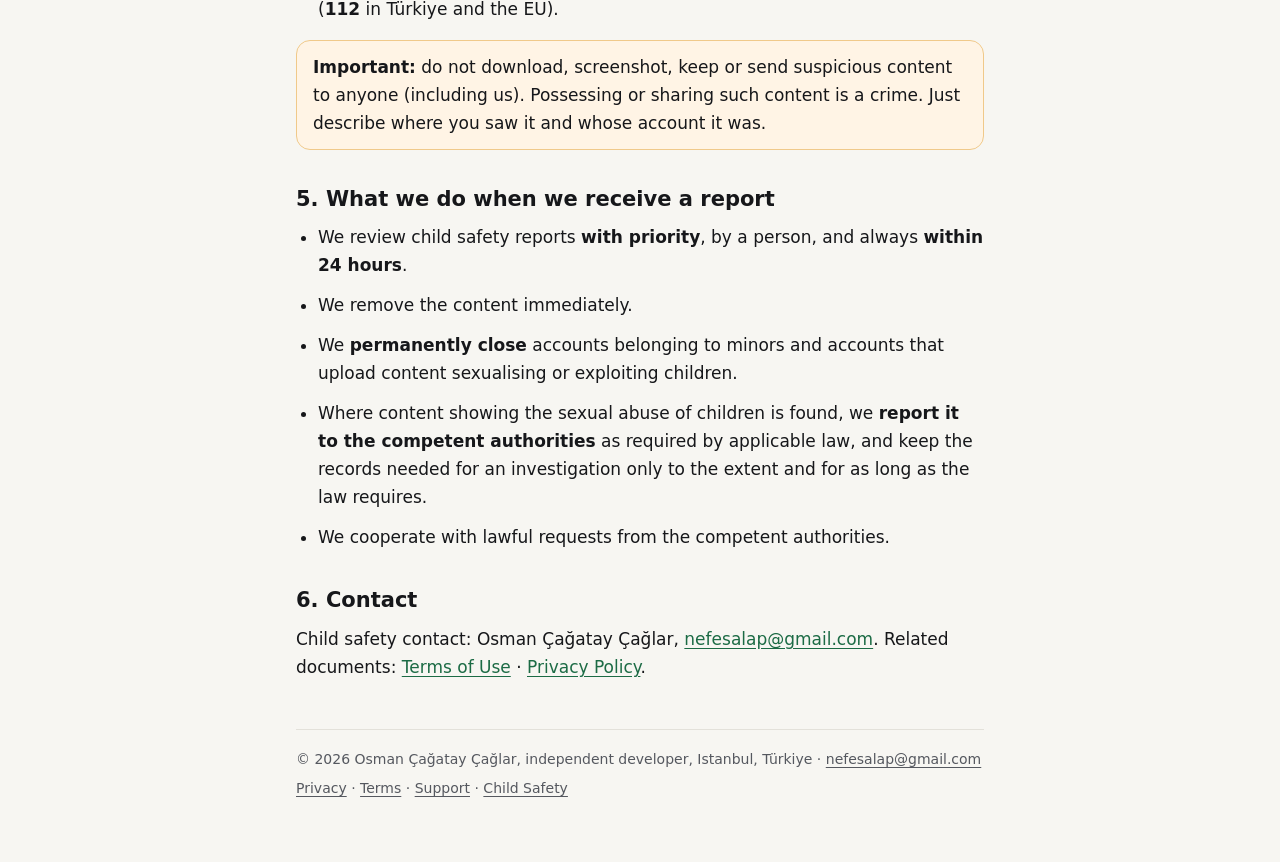
<file: en/child-safety/index.html>
<!doctype html>
<html lang="en">
<head>
<meta charset="utf-8">
<meta name="viewport" content="width=device-width,initial-scale=1">
<title>Child Safety Policy · Onda</title>
<meta name="description" content="Onda child safety policy: zero tolerance for child sexual abuse and how to report it.">
<meta name="color-scheme" content="light dark">
<meta name="theme-color" content="#F7F6F2" media="(prefers-color-scheme: light)">
<meta name="theme-color" content="#0B0B0C" media="(prefers-color-scheme: dark)">
<meta name="referrer" content="no-referrer">
<link rel="alternate" hreflang="tr" href="https://pgoby.github.io/onda-legal/child-safety/">
<link rel="alternate" hreflang="en" href="https://pgoby.github.io/onda-legal/en/child-safety/">
<link rel="alternate" hreflang="x-default" href="https://pgoby.github.io/onda-legal/child-safety/">
<link rel="stylesheet" href="../../style.css">
</head>
<body>
<a class="skip" href="#main">Skip to content</a>
<div class="wrap">
<header class="top">
<a class="brand" href="../../en/" aria-label="Onda home"><span class="logo" aria-hidden="true">o</span>Onda</a>
<nav class="menu" aria-label="Main menu"><ul>
<li><a href="../../en/privacy/">Privacy</a></li>
<li><a href="../../en/terms/">Terms</a></li>
<li><a href="../../en/support/">Support</a></li>
<li><a href="../../en/child-safety/" aria-current="page">Child Safety</a></li>
<li><a class="lang" href="../../child-safety/" hreflang="tr" lang="tr" aria-label="Türkçe sürüm">Türkçe</a></li>
</ul></nav>
</header>
<main id="main">
<h1>Child Safety Policy</h1>
<div class="meta"><dl>
<dt>App</dt><dd>Onda: İlk İzlenim ("Onda"), iOS</dd>
<dt>Child safety contact</dt><dd>Osman Çağatay Çağlar · <a href="mailto:nefesalap@gmail.com?subject=Child%20safety">nefesalap@gmail.com</a></dd>
<dt>Effective date</dt><dd><time datetime="2026-11-25">25 November 2026</time></dd>
<dt>Last updated</dt><dd><time datetime="2026-11-25">25 November 2026</time></dd>
</dl></div>
<p class="lead">Onda has <strong>zero tolerance</strong> for child sexual abuse and exploitation (CSAE) and child sexual abuse material (CSAM).</p>

<h2 id="scope">1. Onda is for adults</h2>
<ul>
<li>Onda is only for people <strong>aged 18 and over</strong>. We ask for a date of birth at sign-up and re-check it on the server; an under-18 entry locks the account.</li>
<li>Photos <strong>may not show children</strong>; only photos showing the user themselves are accepted.</li>
<li>This version has no messaging, chat or comment features between users.</li>
</ul>

<h2 id="prohibited">2. Strictly prohibited</h2>
<ul>
<li>Any image, text or link that shows the sexual abuse of children or sexualises children (CSAM).</li>
<li>Any behaviour aimed at contacting, deceiving or exploiting minors for sexual purposes (e.g. grooming, sextortion).</li>
<li>Accounts opened by anyone under 18, or photos of anyone under 18.</li>
</ul>

<h2 id="measures">3. Our safeguards</h2>
<ul>
<li><strong>Age gate:</strong> date-of-birth check; an under-18 entry locks the account.</li>
<li><strong>Checks before upload:</strong> photos go through an on-device nudity check when they are added; explicit content is not uploaded and uncertain content stays hidden until our team has checked it. The person check makes it harder to upload someone else's photo.</li>
<li><strong>Human review:</strong> doubtful photos are reviewed by our team before they go live.</li>
<li><strong>Reporting:</strong> every card has <strong>Report</strong>, and the <strong>"Under 18"</strong> reason goes to the front of the queue.</li>
<li><strong>Screenshot blocking:</strong> screenshots are blocked in the feed and on other people's profiles.</li>
</ul>

<h2 id="report">4. How to report</h2>
<ul>
<li><strong>In the app:</strong> on the card, tap <strong>"…" → Report → Under 18</strong>.</li>
<li><strong>Email:</strong> <a href="mailto:nefesalap@gmail.com?subject=Child%20safety">nefesalap@gmail.com</a>. Briefly describe the user's display name, when you saw it and what happened.</li>
<li><strong>Directly to the authorities:</strong> in Türkiye via <a href="https://www.ihbarweb.org.tr" rel="noopener">İhbar Web (ihbarweb.org.tr)</a> or to the police or public prosecutor; internationally to NCMEC's <a href="https://report.cybertip.org" rel="noopener">CyberTipline</a>, or to your local police.</li>
<li>If a child is in <strong>immediate danger</strong>, call your local emergency number first (<strong>112</strong> in Türkiye and the EU).</li>
</ul>
<div class="note">
<p><strong>Important:</strong> do not download, screenshot, keep or send suspicious content to anyone (including us). Possessing or sharing such content is a crime. Just describe where you saw it and whose account it was.</p>
</div>

<h2 id="what-we-do">5. What we do when we receive a report</h2>
<ul>
<li>We review child safety reports <strong>with priority</strong>, by a person, and always <strong>within 24 hours</strong>.</li>
<li>We remove the content immediately.</li>
<li>We <strong>permanently close</strong> accounts belonging to minors and accounts that upload content sexualising or exploiting children.</li>
<li>Where content showing the sexual abuse of children is found, we <strong>report it to the competent authorities</strong> as required by applicable law, and keep the records needed for an investigation only to the extent and for as long as the law requires.</li>
<li>We cooperate with lawful requests from the competent authorities.</li>
</ul>

<h2 id="contact">6. Contact</h2>
<p>Child safety contact: Osman Çağatay Çağlar, <a href="mailto:nefesalap@gmail.com?subject=Child%20safety">nefesalap@gmail.com</a>. Related documents: <a href="../../en/terms/#rules">Terms of Use</a> · <a href="../../en/privacy/#minors">Privacy Policy</a>.</p>
</main>
<footer>
<p>&copy; 2026 Osman Çağatay Çağlar, independent developer, Istanbul, Türkiye · <a href="mailto:nefesalap@gmail.com">nefesalap@gmail.com</a></p>
<p><a href="../../en/privacy/">Privacy</a> · <a href="../../en/terms/">Terms</a> · <a href="../../en/support/">Support</a> · <a href="../../en/child-safety/">Child Safety</a></p>
</footer>
</div>
</body>
</html>
</file>
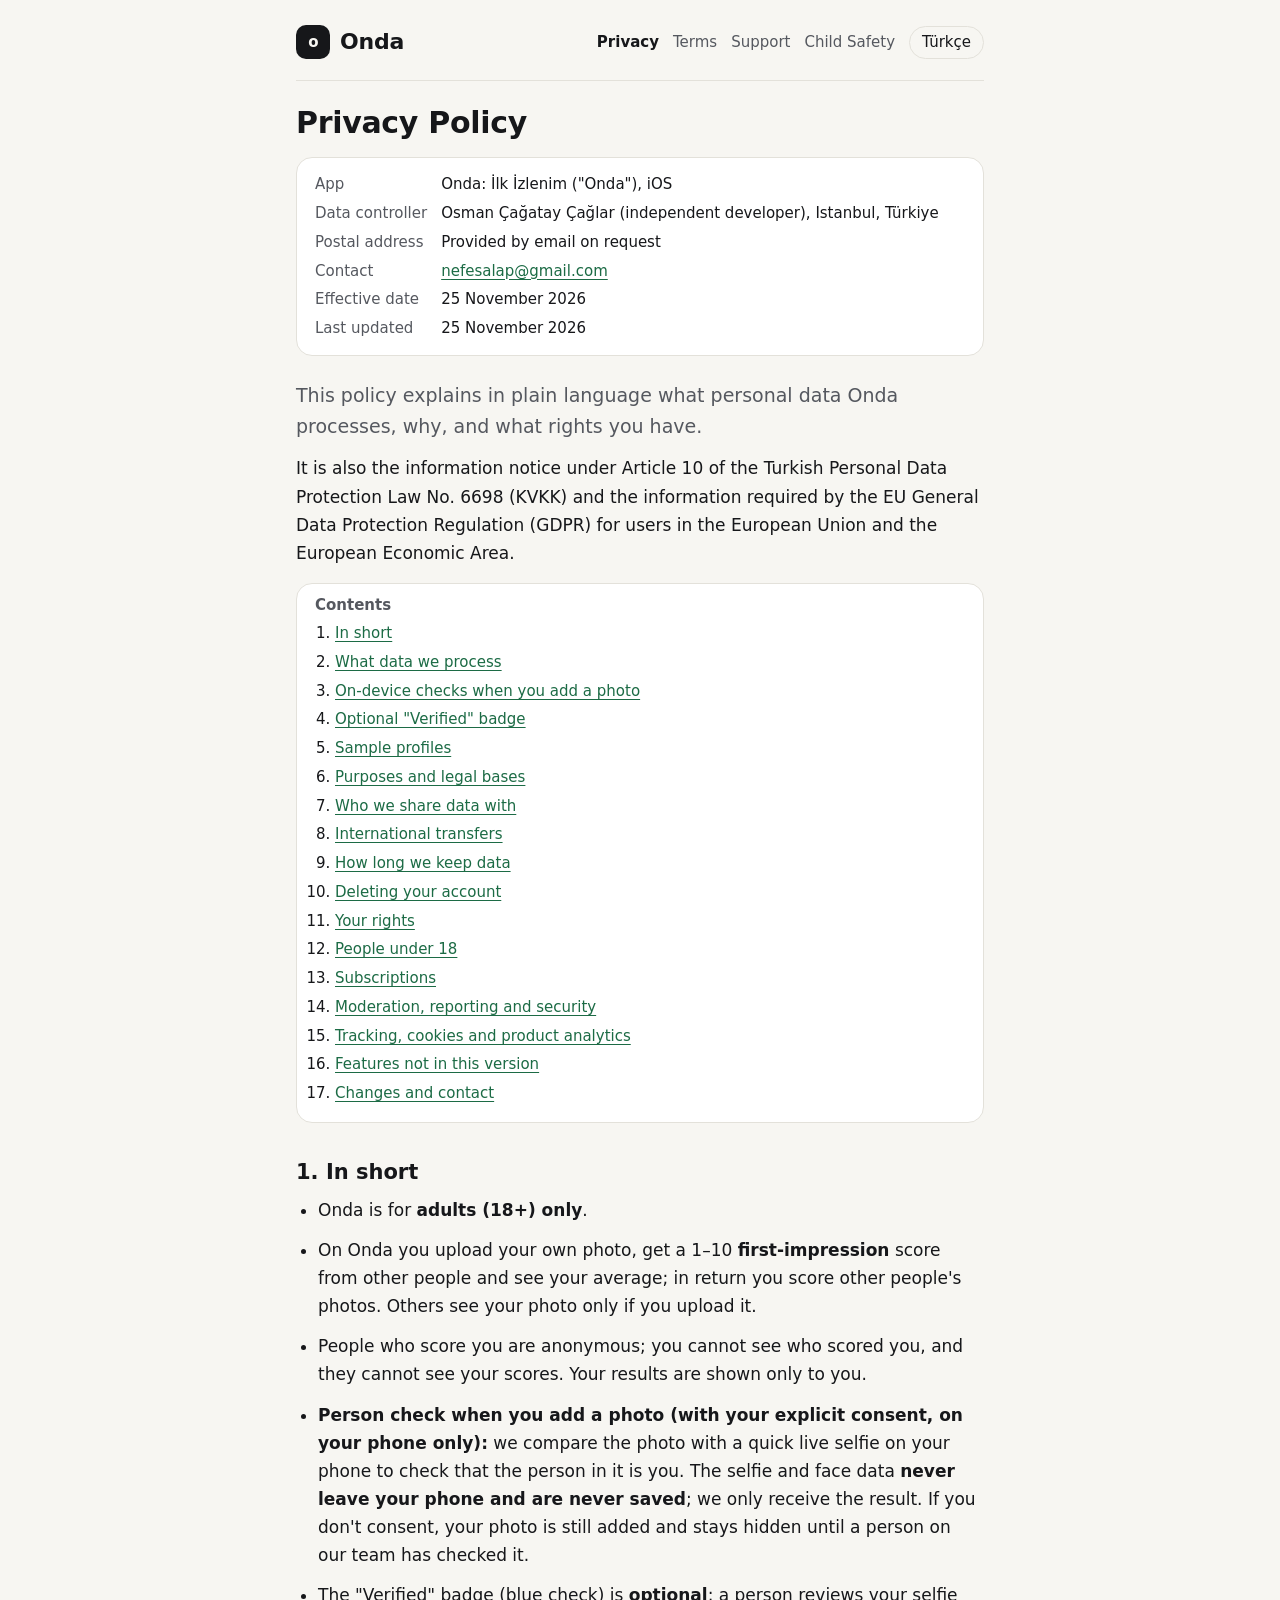
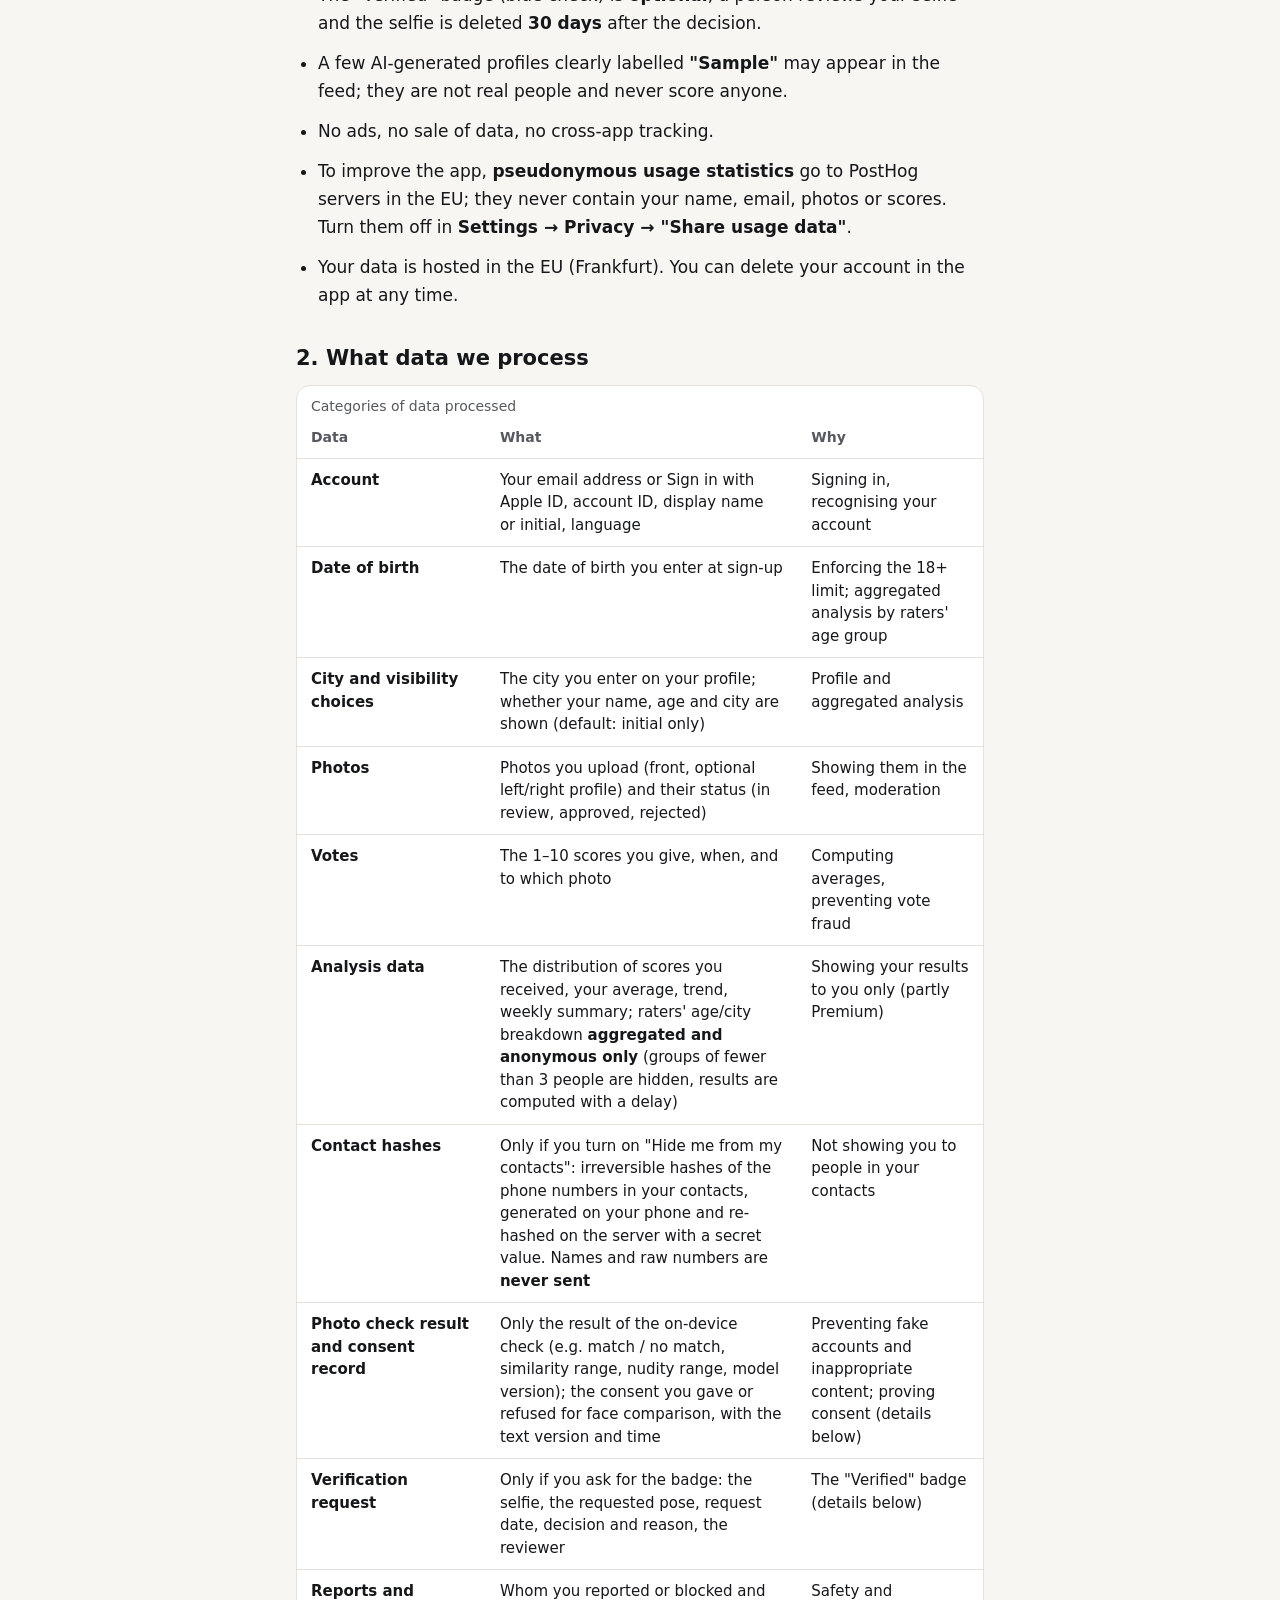
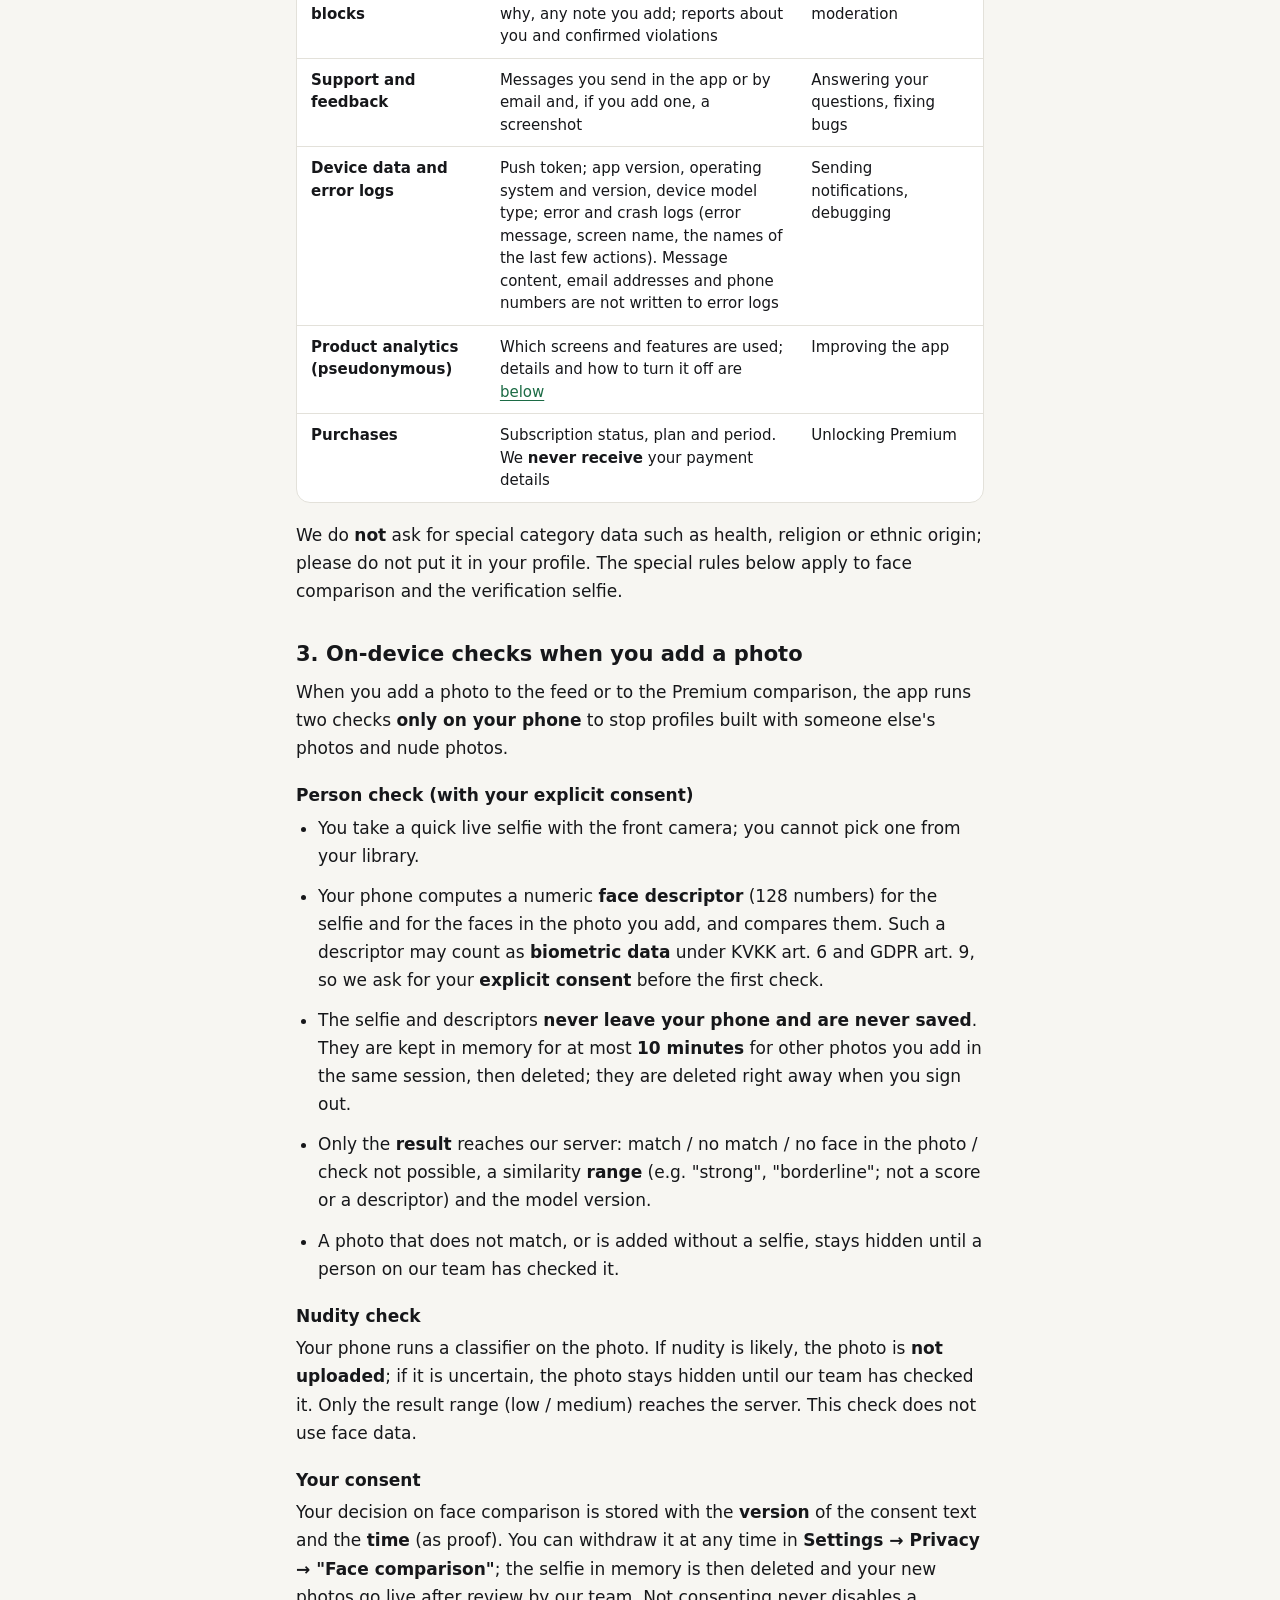
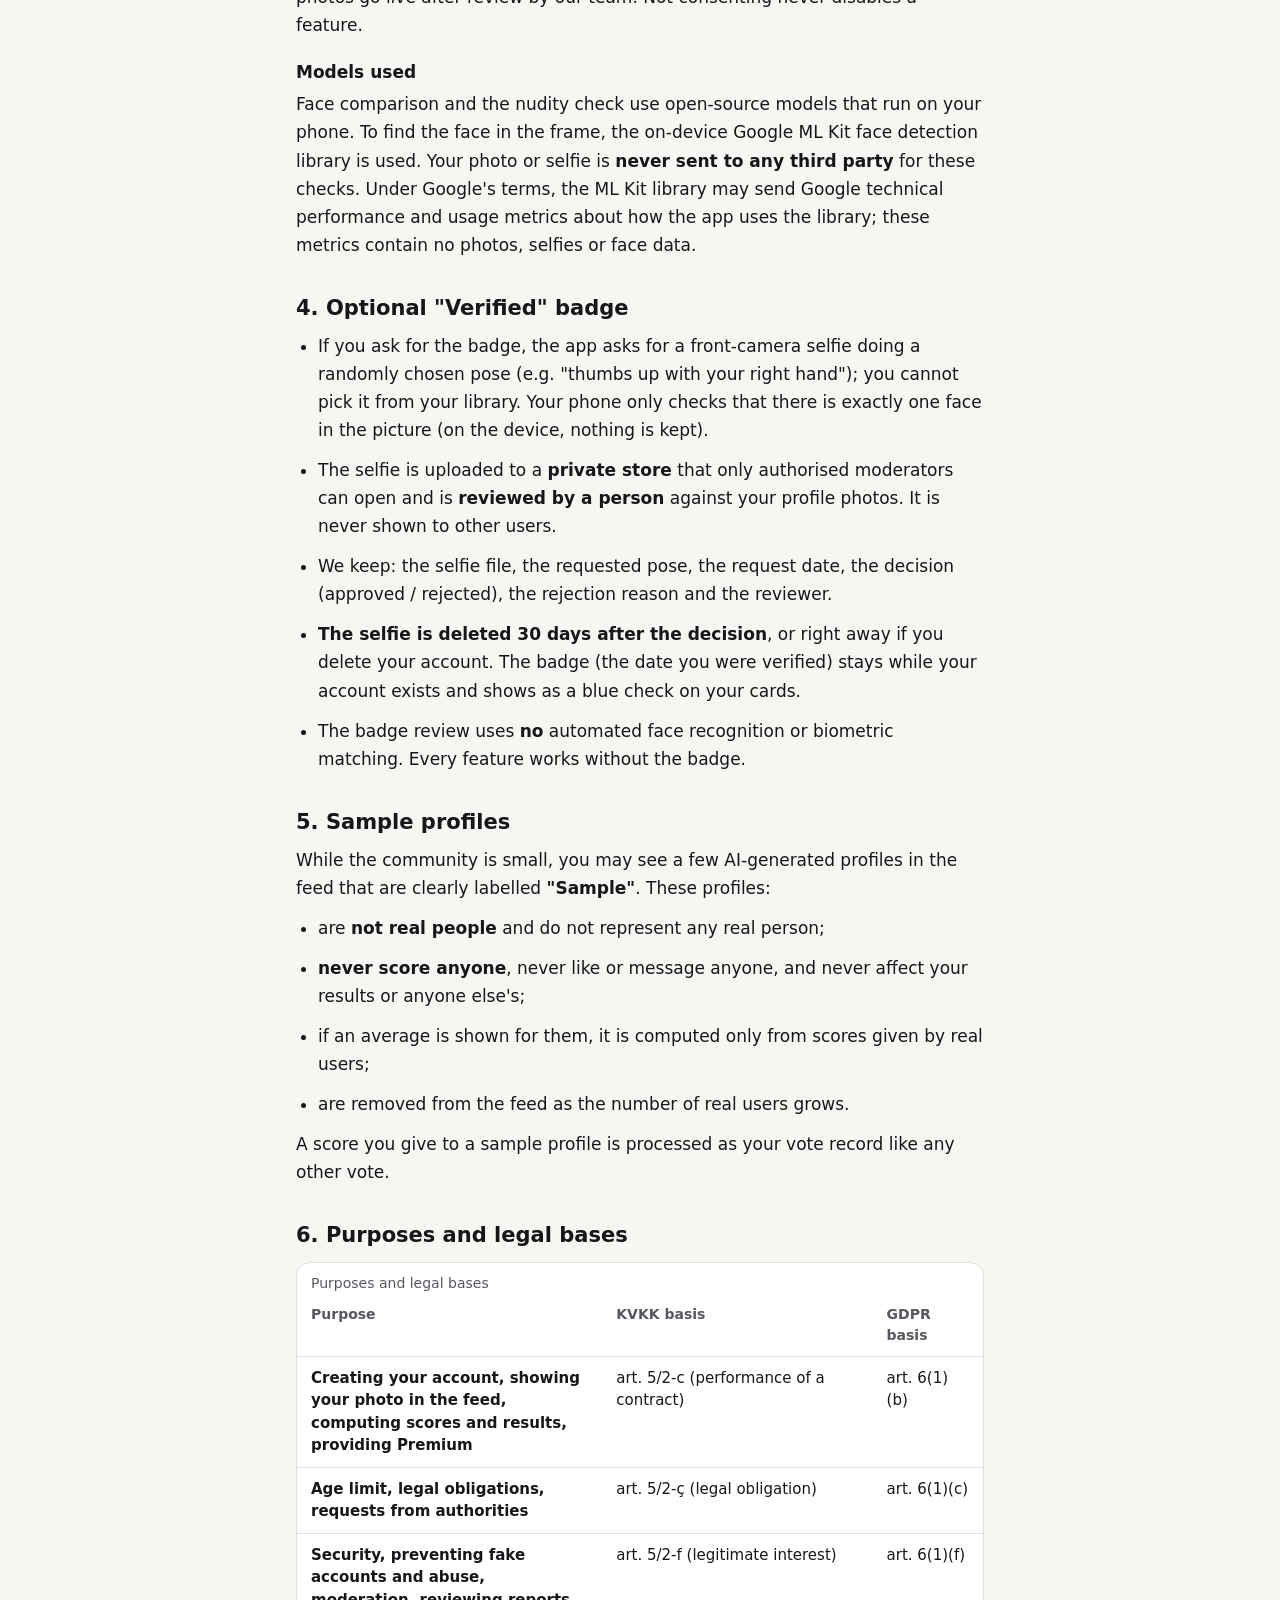
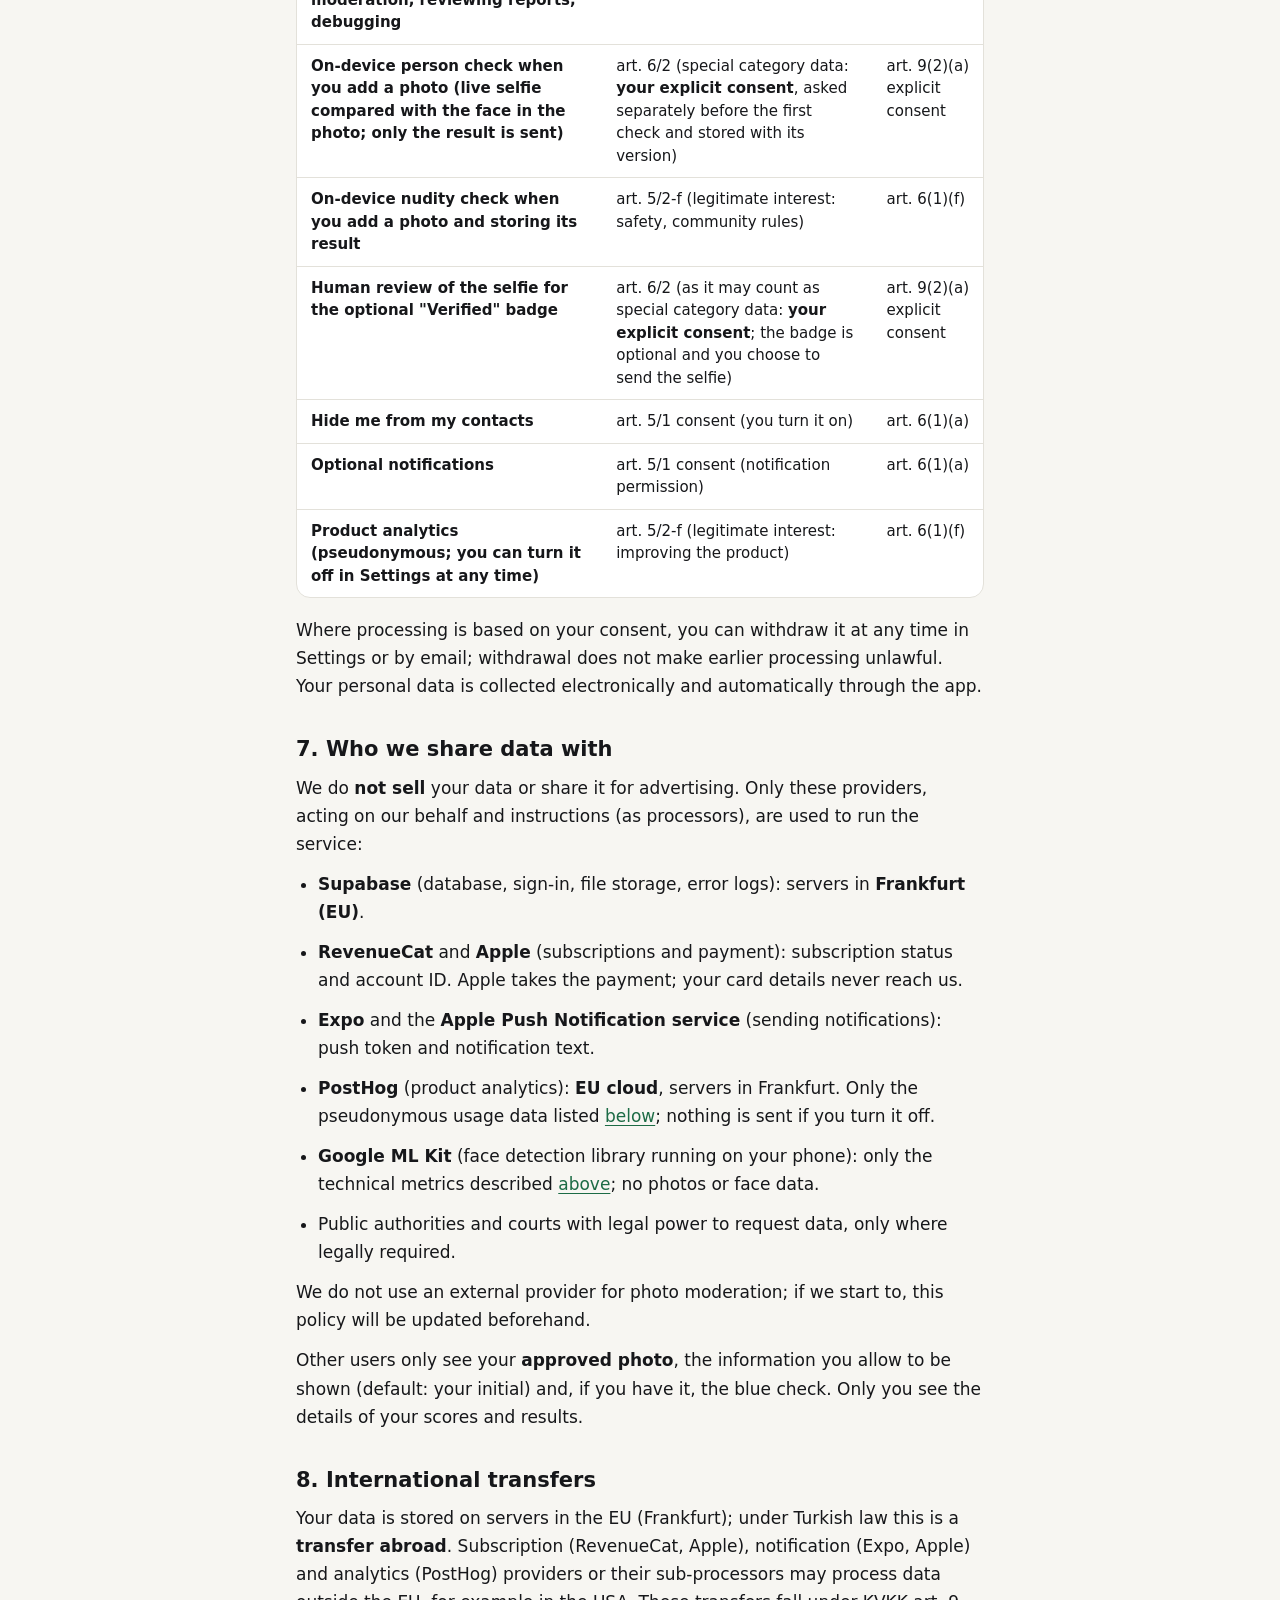
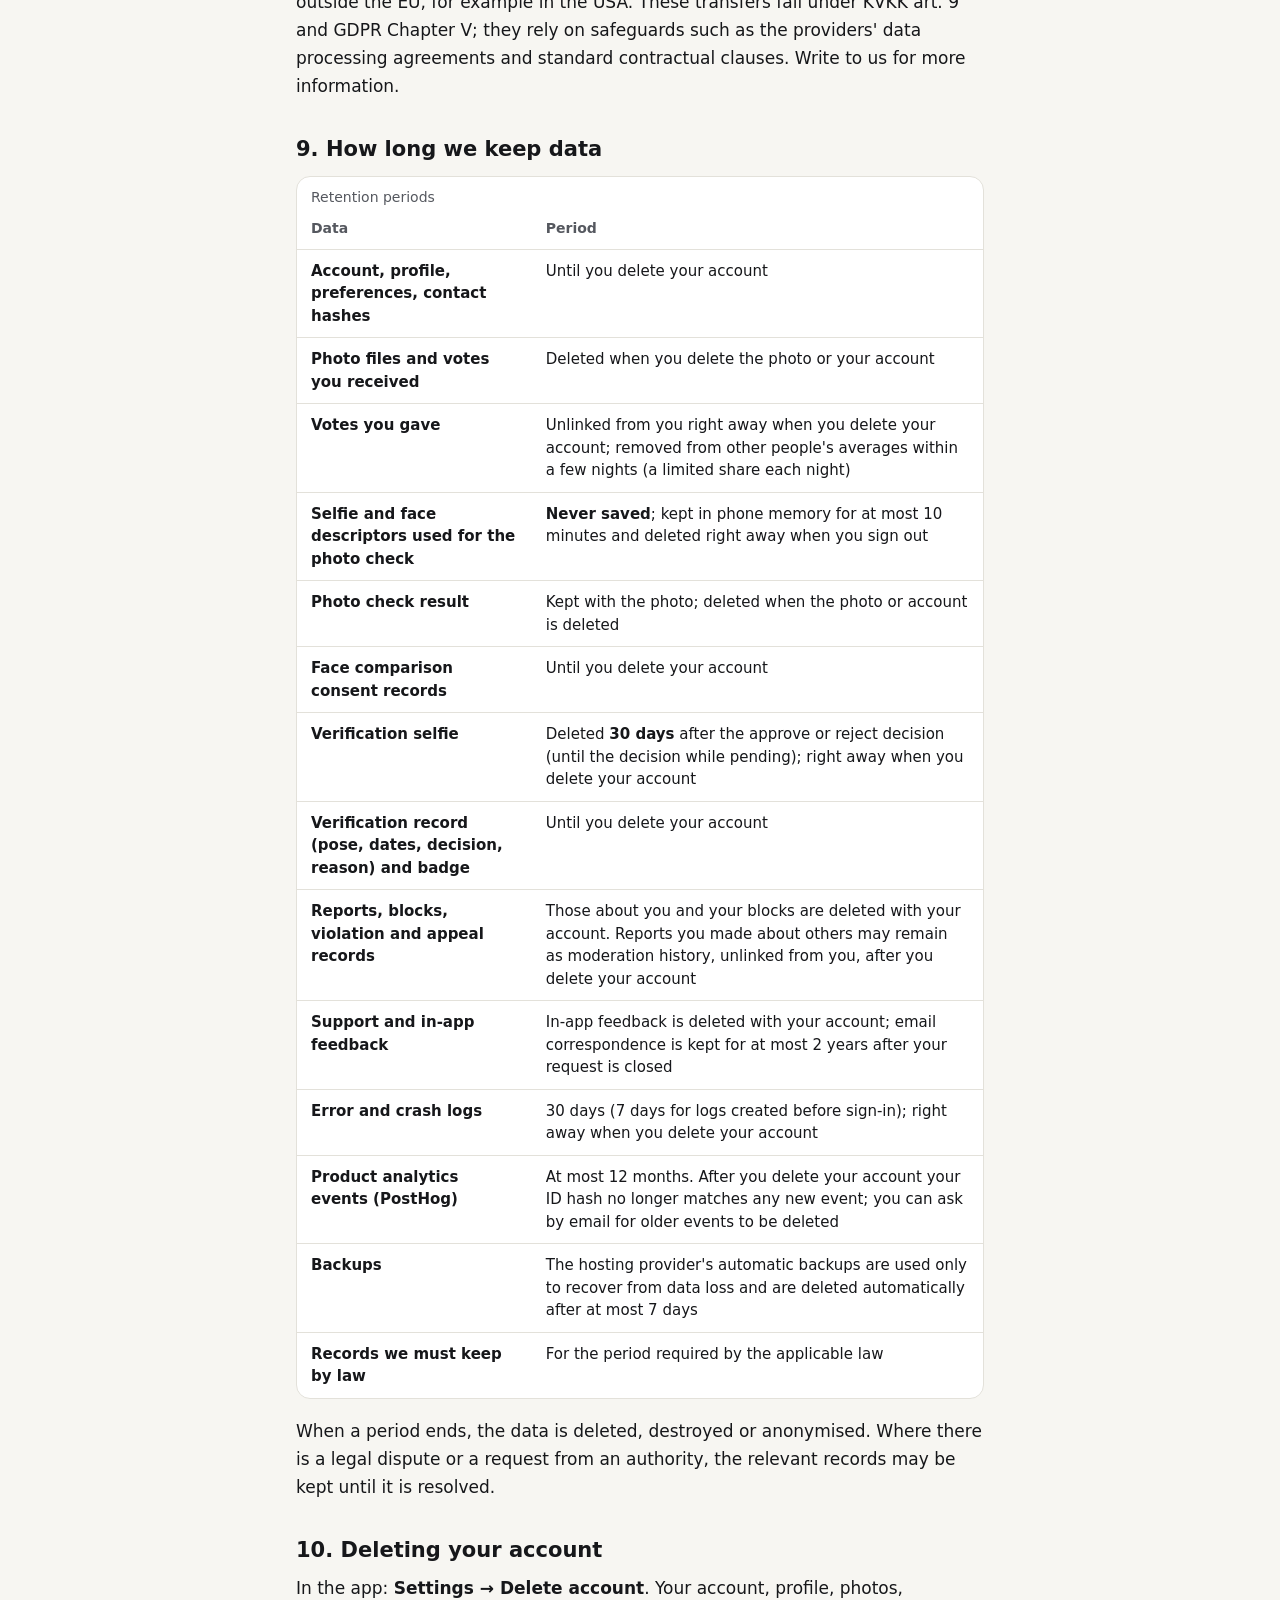
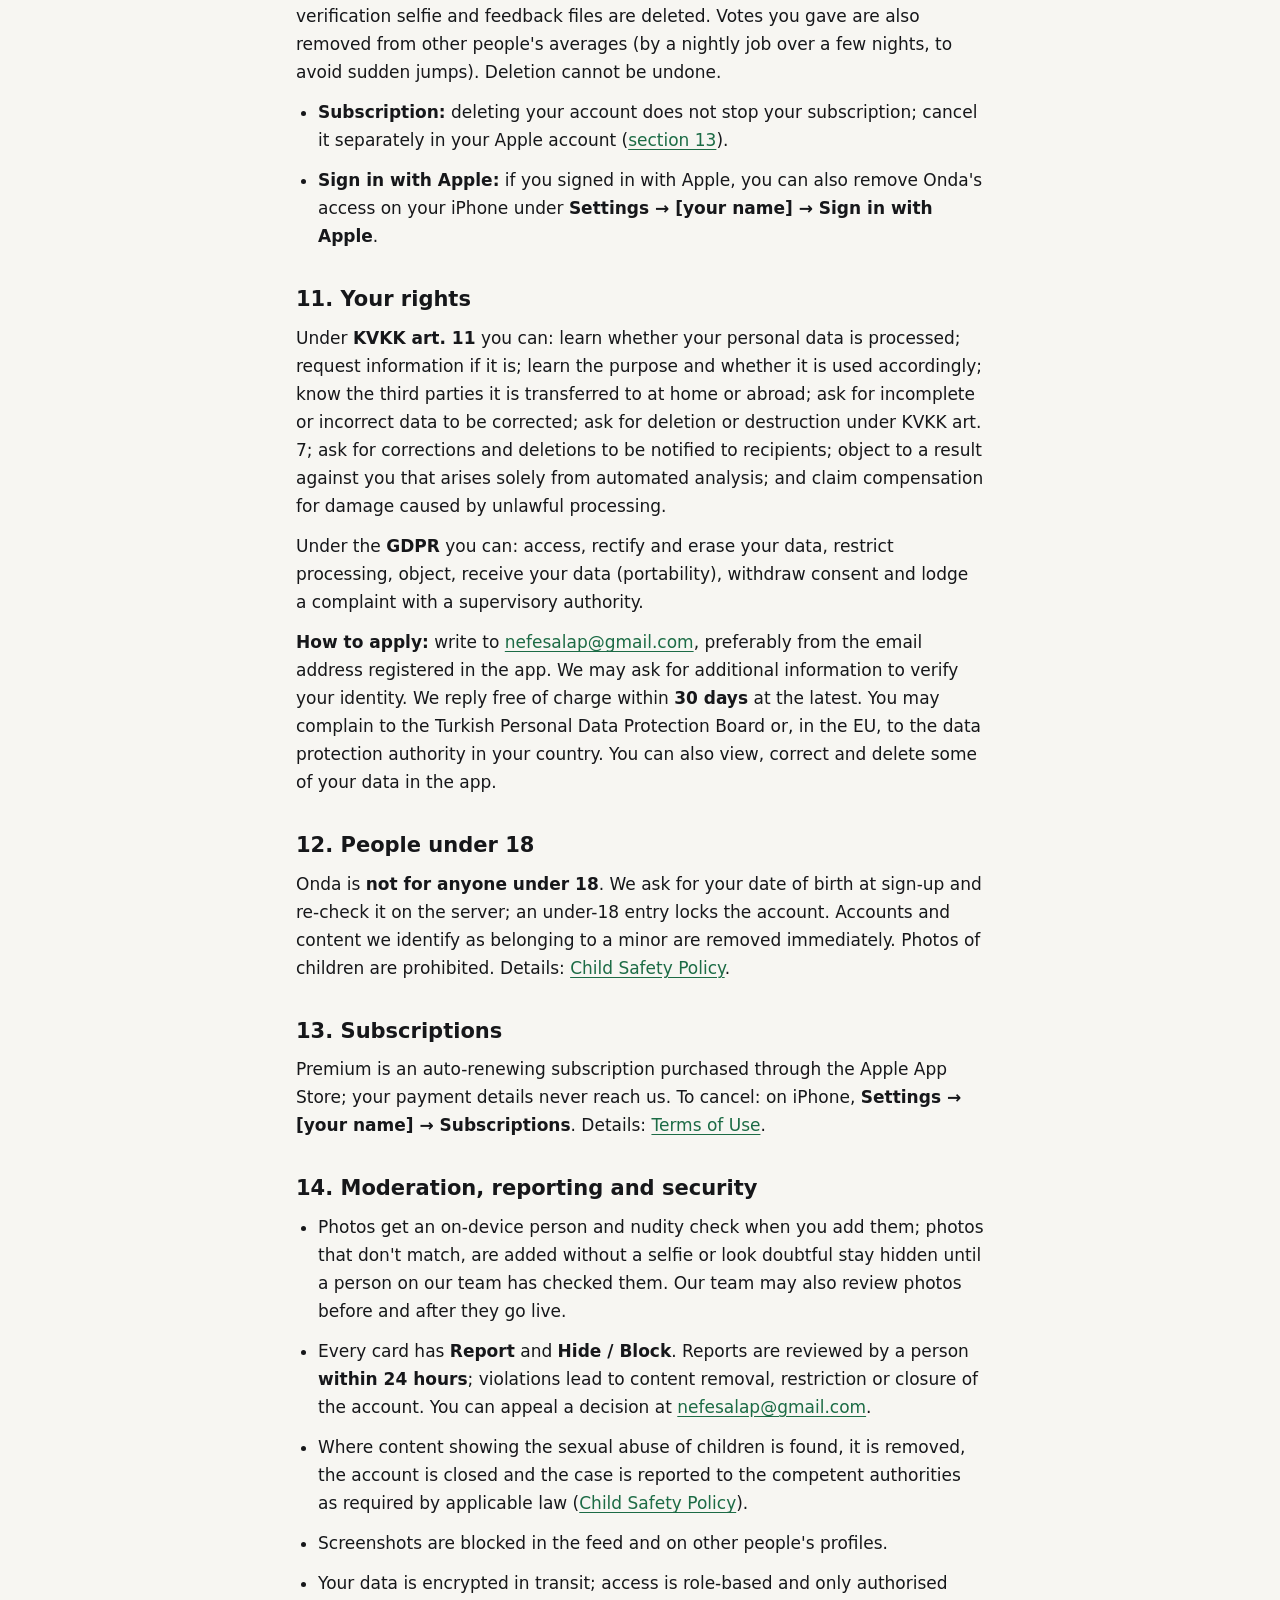
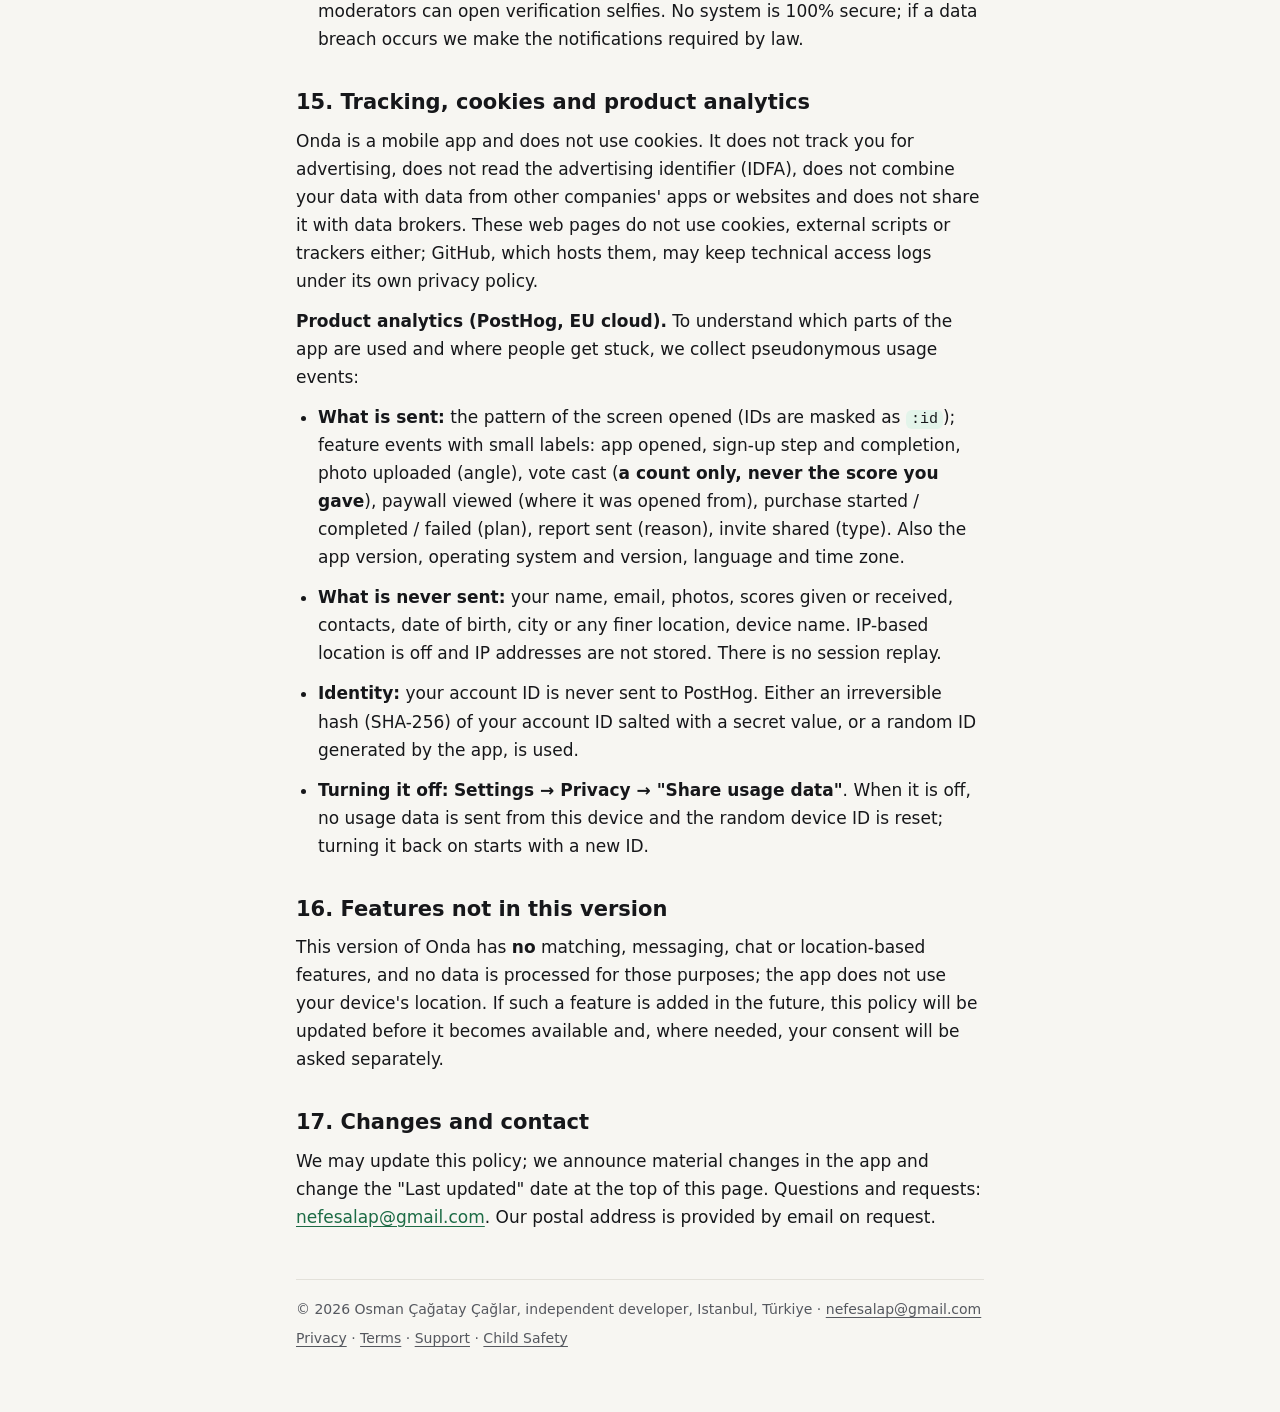
<file: en/privacy/index.html>
<!doctype html>
<html lang="en">
<head>
<meta charset="utf-8">
<meta name="viewport" content="width=device-width,initial-scale=1">
<title>Privacy Policy · Onda</title>
<meta name="description" content="What personal data Onda processes and why, retention periods and your rights under KVKK and the GDPR.">
<meta name="color-scheme" content="light dark">
<meta name="theme-color" content="#F7F6F2" media="(prefers-color-scheme: light)">
<meta name="theme-color" content="#0B0B0C" media="(prefers-color-scheme: dark)">
<meta name="referrer" content="no-referrer">
<link rel="alternate" hreflang="tr" href="https://pgoby.github.io/onda-legal/privacy/">
<link rel="alternate" hreflang="en" href="https://pgoby.github.io/onda-legal/en/privacy/">
<link rel="alternate" hreflang="x-default" href="https://pgoby.github.io/onda-legal/privacy/">
<link rel="stylesheet" href="../../style.css">
</head>
<body>
<a class="skip" href="#main">Skip to content</a>
<div class="wrap">
<header class="top">
<a class="brand" href="../../en/" aria-label="Onda home"><span class="logo" aria-hidden="true">o</span>Onda</a>
<nav class="menu" aria-label="Main menu"><ul>
<li><a href="../../en/privacy/" aria-current="page">Privacy</a></li>
<li><a href="../../en/terms/">Terms</a></li>
<li><a href="../../en/support/">Support</a></li>
<li><a href="../../en/child-safety/">Child Safety</a></li>
<li><a class="lang" href="../../privacy/" hreflang="tr" lang="tr" aria-label="Türkçe sürüm">Türkçe</a></li>
</ul></nav>
</header>
<main id="main">
<h1>Privacy Policy</h1>
<div class="meta"><dl>
<dt>App</dt><dd>Onda: İlk İzlenim ("Onda"), iOS</dd>
<dt>Data controller</dt><dd>Osman Çağatay Çağlar (independent developer), Istanbul, Türkiye</dd>
<dt>Postal address</dt><dd>Provided by email on request</dd>
<dt>Contact</dt><dd><a href="mailto:nefesalap@gmail.com">nefesalap@gmail.com</a></dd>
<dt>Effective date</dt><dd><time datetime="2026-11-25">25 November 2026</time></dd>
<dt>Last updated</dt><dd><time datetime="2026-11-25">25 November 2026</time></dd>
</dl></div>
<p class="lead">This policy explains in plain language what personal data Onda processes, why, and what rights you have.</p>
<p id="kvkk">It is also the information notice under Article 10 of the Turkish Personal Data Protection Law No. 6698 (KVKK) and the information required by the EU General Data Protection Regulation (GDPR) for users in the European Union and the European Economic Area.</p>

<nav class="toc" aria-labelledby="toc-h"><h2 id="toc-h">Contents</h2><ol>
<li><a href="#in-short">In short</a></li>
<li><a href="#data">What data we process</a></li>
<li><a href="#photo-check">On-device checks when you add a photo</a></li>
<li><a href="#badge">Optional "Verified" badge</a></li>
<li><a href="#samples">Sample profiles</a></li>
<li><a href="#bases">Purposes and legal bases</a></li>
<li><a href="#sharing">Who we share data with</a></li>
<li><a href="#transfers">International transfers</a></li>
<li><a href="#retention">How long we keep data</a></li>
<li><a href="#deletion">Deleting your account</a></li>
<li><a href="#rights">Your rights</a></li>
<li><a href="#minors">People under 18</a></li>
<li><a href="#subscriptions">Subscriptions</a></li>
<li><a href="#moderation">Moderation, reporting and security</a></li>
<li><a href="#analytics">Tracking, cookies and product analytics</a></li>
<li><a href="#future">Features not in this version</a></li>
<li><a href="#changes">Changes and contact</a></li>
</ol></nav>

<h2 id="in-short">1. In short</h2>
<ul>
<li>Onda is for <strong>adults (18+) only</strong>.</li>
<li>On Onda you upload your own photo, get a 1–10 <strong>first-impression</strong> score from other people and see your average; in return you score other people's photos. Others see your photo only if you upload it.</li>
<li>People who score you are anonymous; you cannot see who scored you, and they cannot see your scores. Your results are shown only to you.</li>
<li><strong>Person check when you add a photo (with your explicit consent, on your phone only):</strong> we compare the photo with a quick live selfie on your phone to check that the person in it is you. The selfie and face data <strong>never leave your phone and are never saved</strong>; we only receive the result. If you don't consent, your photo is still added and stays hidden until a person on our team has checked it.</li>
<li>The "Verified" badge (blue check) is <strong>optional</strong>; a person reviews your selfie and the selfie is deleted <strong>30 days</strong> after the decision.</li>
<li>A few AI-generated profiles clearly labelled <strong>"Sample"</strong> may appear in the feed; they are not real people and never score anyone.</li>
<li>No ads, no sale of data, no cross-app tracking.</li>
<li>To improve the app, <strong>pseudonymous usage statistics</strong> go to PostHog servers in the EU; they never contain your name, email, photos or scores. Turn them off in <strong>Settings → Privacy → "Share usage data"</strong>.</li>
<li>Your data is hosted in the EU (Frankfurt). You can delete your account in the app at any time.</li>
</ul>

<h2 id="data">2. What data we process</h2>
<div class="table" role="region" tabindex="0" aria-label="Categories of data processed">
<table>
<caption>Categories of data processed</caption>
<thead><tr><th scope="col">Data</th><th scope="col">What</th><th scope="col">Why</th></tr></thead>
<tbody>
<tr><th scope="row">Account</th><td data-label="What">Your email address or Sign in with Apple ID, account ID, display name or initial, language</td><td data-label="Why">Signing in, recognising your account</td></tr>
<tr><th scope="row">Date of birth</th><td data-label="What">The date of birth you enter at sign-up</td><td data-label="Why">Enforcing the 18+ limit; aggregated analysis by raters' age group</td></tr>
<tr><th scope="row">City and visibility choices</th><td data-label="What">The city you enter on your profile; whether your name, age and city are shown (default: initial only)</td><td data-label="Why">Profile and aggregated analysis</td></tr>
<tr><th scope="row">Photos</th><td data-label="What">Photos you upload (front, optional left/right profile) and their status (in review, approved, rejected)</td><td data-label="Why">Showing them in the feed, moderation</td></tr>
<tr><th scope="row">Votes</th><td data-label="What">The 1–10 scores you give, when, and to which photo</td><td data-label="Why">Computing averages, preventing vote fraud</td></tr>
<tr><th scope="row">Analysis data</th><td data-label="What">The distribution of scores you received, your average, trend, weekly summary; raters' age/city breakdown <strong>aggregated and anonymous only</strong> (groups of fewer than 3 people are hidden, results are computed with a delay)</td><td data-label="Why">Showing your results to you only (partly Premium)</td></tr>
<tr><th scope="row">Contact hashes</th><td data-label="What">Only if you turn on "Hide me from my contacts": irreversible hashes of the phone numbers in your contacts, generated on your phone and re-hashed on the server with a secret value. Names and raw numbers are <strong>never sent</strong></td><td data-label="Why">Not showing you to people in your contacts</td></tr>
<tr><th scope="row">Photo check result and consent record</th><td data-label="What">Only the result of the on-device check (e.g. match / no match, similarity range, nudity range, model version); the consent you gave or refused for face comparison, with the text version and time</td><td data-label="Why">Preventing fake accounts and inappropriate content; proving consent (details below)</td></tr>
<tr><th scope="row">Verification request</th><td data-label="What">Only if you ask for the badge: the selfie, the requested pose, request date, decision and reason, the reviewer</td><td data-label="Why">The "Verified" badge (details below)</td></tr>
<tr><th scope="row">Reports and blocks</th><td data-label="What">Whom you reported or blocked and why, any note you add; reports about you and confirmed violations</td><td data-label="Why">Safety and moderation</td></tr>
<tr><th scope="row">Support and feedback</th><td data-label="What">Messages you send in the app or by email and, if you add one, a screenshot</td><td data-label="Why">Answering your questions, fixing bugs</td></tr>
<tr><th scope="row">Device data and error logs</th><td data-label="What">Push token; app version, operating system and version, device model type; error and crash logs (error message, screen name, the names of the last few actions). Message content, email addresses and phone numbers are not written to error logs</td><td data-label="Why">Sending notifications, debugging</td></tr>
<tr><th scope="row">Product analytics (pseudonymous)</th><td data-label="What">Which screens and features are used; details and how to turn it off are <a href="#analytics">below</a></td><td data-label="Why">Improving the app</td></tr>
<tr><th scope="row">Purchases</th><td data-label="What">Subscription status, plan and period. We <strong>never receive</strong> your payment details</td><td data-label="Why">Unlocking Premium</td></tr>
</tbody></table></div>
<p>We do <strong>not</strong> ask for special category data such as health, religion or ethnic origin; please do not put it in your profile. The special rules below apply to face comparison and the verification selfie.</p>

<h2 id="photo-check">3. On-device checks when you add a photo</h2>
<p>When you add a photo to the feed or to the Premium comparison, the app runs two checks <strong>only on your phone</strong> to stop profiles built with someone else's photos and nude photos.</p>
<h3>Person check (with your explicit consent)</h3>
<ul>
<li>You take a quick live selfie with the front camera; you cannot pick one from your library.</li>
<li>Your phone computes a numeric <strong>face descriptor</strong> (128 numbers) for the selfie and for the faces in the photo you add, and compares them. Such a descriptor may count as <strong>biometric data</strong> under KVKK art. 6 and GDPR art. 9, so we ask for your <strong>explicit consent</strong> before the first check.</li>
<li>The selfie and descriptors <strong>never leave your phone and are never saved</strong>. They are kept in memory for at most <strong>10 minutes</strong> for other photos you add in the same session, then deleted; they are deleted right away when you sign out.</li>
<li>Only the <strong>result</strong> reaches our server: match / no match / no face in the photo / check not possible, a similarity <strong>range</strong> (e.g. "strong", "borderline"; not a score or a descriptor) and the model version.</li>
<li>A photo that does not match, or is added without a selfie, stays hidden until a person on our team has checked it.</li>
</ul>
<h3>Nudity check</h3>
<p>Your phone runs a classifier on the photo. If nudity is likely, the photo is <strong>not uploaded</strong>; if it is uncertain, the photo stays hidden until our team has checked it. Only the result range (low / medium) reaches the server. This check does not use face data.</p>
<h3>Your consent</h3>
<p>Your decision on face comparison is stored with the <strong>version</strong> of the consent text and the <strong>time</strong> (as proof). You can withdraw it at any time in <strong>Settings → Privacy → "Face comparison"</strong>; the selfie in memory is then deleted and your new photos go live after review by our team. Not consenting never disables a feature.</p>
<h3>Models used</h3>
<p>Face comparison and the nudity check use open-source models that run on your phone. To find the face in the frame, the on-device Google ML Kit face detection library is used. Your photo or selfie is <strong>never sent to any third party</strong> for these checks. Under Google's terms, the ML Kit library may send Google technical performance and usage metrics about how the app uses the library; these metrics contain no photos, selfies or face data.</p>

<h2 id="badge">4. Optional "Verified" badge</h2>
<ul>
<li>If you ask for the badge, the app asks for a front-camera selfie doing a randomly chosen pose (e.g. "thumbs up with your right hand"); you cannot pick it from your library. Your phone only checks that there is exactly one face in the picture (on the device, nothing is kept).</li>
<li>The selfie is uploaded to a <strong>private store</strong> that only authorised moderators can open and is <strong>reviewed by a person</strong> against your profile photos. It is never shown to other users.</li>
<li>We keep: the selfie file, the requested pose, the request date, the decision (approved / rejected), the rejection reason and the reviewer.</li>
<li><strong>The selfie is deleted 30 days after the decision</strong>, or right away if you delete your account. The badge (the date you were verified) stays while your account exists and shows as a blue check on your cards.</li>
<li>The badge review uses <strong>no</strong> automated face recognition or biometric matching. Every feature works without the badge.</li>
</ul>

<h2 id="samples">5. Sample profiles</h2>
<p>While the community is small, you may see a few AI-generated profiles in the feed that are clearly labelled <strong>"Sample"</strong>. These profiles:</p>
<ul>
<li>are <strong>not real people</strong> and do not represent any real person;</li>
<li><strong>never score anyone</strong>, never like or message anyone, and never affect your results or anyone else's;</li>
<li>if an average is shown for them, it is computed only from scores given by real users;</li>
<li>are removed from the feed as the number of real users grows.</li>
</ul>
<p>A score you give to a sample profile is processed as your vote record like any other vote.</p>

<h2 id="bases">6. Purposes and legal bases</h2>
<div class="table" role="region" tabindex="0" aria-label="Purposes and legal bases">
<table>
<caption>Purposes and legal bases</caption>
<thead><tr><th scope="col">Purpose</th><th scope="col">KVKK basis</th><th scope="col">GDPR basis</th></tr></thead>
<tbody>
<tr><th scope="row">Creating your account, showing your photo in the feed, computing scores and results, providing Premium</th><td data-label="KVKK basis">art. 5/2-c (performance of a contract)</td><td data-label="GDPR basis">art. 6(1)(b)</td></tr>
<tr><th scope="row">Age limit, legal obligations, requests from authorities</th><td data-label="KVKK basis">art. 5/2-ç (legal obligation)</td><td data-label="GDPR basis">art. 6(1)(c)</td></tr>
<tr><th scope="row">Security, preventing fake accounts and abuse, moderation, reviewing reports, debugging</th><td data-label="KVKK basis">art. 5/2-f (legitimate interest)</td><td data-label="GDPR basis">art. 6(1)(f)</td></tr>
<tr><th scope="row">On-device person check when you add a photo (live selfie compared with the face in the photo; only the result is sent)</th><td data-label="KVKK basis">art. 6/2 (special category data: <strong>your explicit consent</strong>, asked separately before the first check and stored with its version)</td><td data-label="GDPR basis">art. 9(2)(a) explicit consent</td></tr>
<tr><th scope="row">On-device nudity check when you add a photo and storing its result</th><td data-label="KVKK basis">art. 5/2-f (legitimate interest: safety, community rules)</td><td data-label="GDPR basis">art. 6(1)(f)</td></tr>
<tr><th scope="row">Human review of the selfie for the optional "Verified" badge</th><td data-label="KVKK basis">art. 6/2 (as it may count as special category data: <strong>your explicit consent</strong>; the badge is optional and you choose to send the selfie)</td><td data-label="GDPR basis">art. 9(2)(a) explicit consent</td></tr>
<tr><th scope="row">Hide me from my contacts</th><td data-label="KVKK basis">art. 5/1 consent (you turn it on)</td><td data-label="GDPR basis">art. 6(1)(a)</td></tr>
<tr><th scope="row">Optional notifications</th><td data-label="KVKK basis">art. 5/1 consent (notification permission)</td><td data-label="GDPR basis">art. 6(1)(a)</td></tr>
<tr><th scope="row">Product analytics (pseudonymous; you can turn it off in Settings at any time)</th><td data-label="KVKK basis">art. 5/2-f (legitimate interest: improving the product)</td><td data-label="GDPR basis">art. 6(1)(f)</td></tr>
</tbody></table></div>
<p>Where processing is based on your consent, you can withdraw it at any time in Settings or by email; withdrawal does not make earlier processing unlawful. Your personal data is collected electronically and automatically through the app.</p>

<h2 id="sharing">7. Who we share data with</h2>
<p>We do <strong>not sell</strong> your data or share it for advertising. Only these providers, acting on our behalf and instructions (as processors), are used to run the service:</p>
<ul>
<li><strong>Supabase</strong> (database, sign-in, file storage, error logs): servers in <strong>Frankfurt (EU)</strong>.</li>
<li><strong>RevenueCat</strong> and <strong>Apple</strong> (subscriptions and payment): subscription status and account ID. Apple takes the payment; your card details never reach us.</li>
<li><strong>Expo</strong> and the <strong>Apple Push Notification service</strong> (sending notifications): push token and notification text.</li>
<li><strong>PostHog</strong> (product analytics): <strong>EU cloud</strong>, servers in Frankfurt. Only the pseudonymous usage data listed <a href="#analytics">below</a>; nothing is sent if you turn it off.</li>
<li><strong>Google ML Kit</strong> (face detection library running on your phone): only the technical metrics described <a href="#photo-check">above</a>; no photos or face data.</li>
<li>Public authorities and courts with legal power to request data, only where legally required.</li>
</ul>
<p>We do not use an external provider for photo moderation; if we start to, this policy will be updated beforehand.</p>
<p>Other users only see your <strong>approved photo</strong>, the information you allow to be shown (default: your initial) and, if you have it, the blue check. Only you see the details of your scores and results.</p>

<h2 id="transfers">8. International transfers</h2>
<p>Your data is stored on servers in the EU (Frankfurt); under Turkish law this is a <strong>transfer abroad</strong>. Subscription (RevenueCat, Apple), notification (Expo, Apple) and analytics (PostHog) providers or their sub-processors may process data outside the EU, for example in the USA. These transfers fall under KVKK art. 9 and GDPR Chapter V; they rely on safeguards such as the providers' data processing agreements and standard contractual clauses. Write to us for more information.</p>

<h2 id="retention">9. How long we keep data</h2>
<div class="table" role="region" tabindex="0" aria-label="Retention periods">
<table>
<caption>Retention periods</caption>
<thead><tr><th scope="col">Data</th><th scope="col">Period</th></tr></thead>
<tbody>
<tr><th scope="row">Account, profile, preferences, contact hashes</th><td data-label="Period">Until you delete your account</td></tr>
<tr><th scope="row">Photo files and votes you received</th><td data-label="Period">Deleted when you delete the photo or your account</td></tr>
<tr><th scope="row">Votes you gave</th><td data-label="Period">Unlinked from you right away when you delete your account; removed from other people's averages within a few nights (a limited share each night)</td></tr>
<tr><th scope="row">Selfie and face descriptors used for the photo check</th><td data-label="Period"><strong>Never saved</strong>; kept in phone memory for at most 10 minutes and deleted right away when you sign out</td></tr>
<tr><th scope="row">Photo check result</th><td data-label="Period">Kept with the photo; deleted when the photo or account is deleted</td></tr>
<tr><th scope="row">Face comparison consent records</th><td data-label="Period">Until you delete your account</td></tr>
<tr><th scope="row">Verification selfie</th><td data-label="Period">Deleted <strong>30 days</strong> after the approve or reject decision (until the decision while pending); right away when you delete your account</td></tr>
<tr><th scope="row">Verification record (pose, dates, decision, reason) and badge</th><td data-label="Period">Until you delete your account</td></tr>
<tr><th scope="row">Reports, blocks, violation and appeal records</th><td data-label="Period">Those about you and your blocks are deleted with your account. Reports you made about others may remain as moderation history, unlinked from you, after you delete your account</td></tr>
<tr><th scope="row">Support and in-app feedback</th><td data-label="Period">In-app feedback is deleted with your account; email correspondence is kept for at most 2 years after your request is closed</td></tr>
<tr><th scope="row">Error and crash logs</th><td data-label="Period">30 days (7 days for logs created before sign-in); right away when you delete your account</td></tr>
<tr><th scope="row">Product analytics events (PostHog)</th><td data-label="Period">At most 12 months. After you delete your account your ID hash no longer matches any new event; you can ask by email for older events to be deleted</td></tr>
<tr><th scope="row">Backups</th><td data-label="Period">The hosting provider's automatic backups are used only to recover from data loss and are deleted automatically after at most 7 days</td></tr>
<tr><th scope="row">Records we must keep by law</th><td data-label="Period">For the period required by the applicable law</td></tr>
</tbody></table></div>
<p>When a period ends, the data is deleted, destroyed or anonymised. Where there is a legal dispute or a request from an authority, the relevant records may be kept until it is resolved.</p>

<h2 id="deletion">10. Deleting your account</h2>
<p>In the app: <strong>Settings → Delete account</strong>. Your account, profile, photos, verification selfie and feedback files are deleted. Votes you gave are also removed from other people's averages (by a nightly job over a few nights, to avoid sudden jumps). Deletion cannot be undone.</p>
<ul>
<li><strong>Subscription:</strong> deleting your account does not stop your subscription; cancel it separately in your Apple account (<a href="#subscriptions">section 13</a>).</li>
<li><strong>Sign in with Apple:</strong> if you signed in with Apple, you can also remove Onda's access on your iPhone under <strong>Settings → [your name] → Sign in with Apple</strong>.</li>
</ul>

<h2 id="rights">11. Your rights</h2>
<p>Under <strong>KVKK art. 11</strong> you can: learn whether your personal data is processed; request information if it is; learn the purpose and whether it is used accordingly; know the third parties it is transferred to at home or abroad; ask for incomplete or incorrect data to be corrected; ask for deletion or destruction under KVKK art. 7; ask for corrections and deletions to be notified to recipients; object to a result against you that arises solely from automated analysis; and claim compensation for damage caused by unlawful processing.</p>
<p>Under the <strong>GDPR</strong> you can: access, rectify and erase your data, restrict processing, object, receive your data (portability), withdraw consent and lodge a complaint with a supervisory authority.</p>
<p><strong>How to apply:</strong> write to <a href="mailto:nefesalap@gmail.com?subject=KVKK%20/%20GDPR%20request">nefesalap@gmail.com</a>, preferably from the email address registered in the app. We may ask for additional information to verify your identity. We reply free of charge within <strong>30 days</strong> at the latest. You may complain to the Turkish Personal Data Protection Board or, in the EU, to the data protection authority in your country. You can also view, correct and delete some of your data in the app.</p>

<h2 id="minors">12. People under 18</h2>
<p>Onda is <strong>not for anyone under 18</strong>. We ask for your date of birth at sign-up and re-check it on the server; an under-18 entry locks the account. Accounts and content we identify as belonging to a minor are removed immediately. Photos of children are prohibited. Details: <a href="../../en/child-safety/">Child Safety Policy</a>.</p>

<h2 id="subscriptions">13. Subscriptions</h2>
<p>Premium is an auto-renewing subscription purchased through the Apple App Store; your payment details never reach us. To cancel: on iPhone, <strong>Settings → [your name] → Subscriptions</strong>. Details: <a href="../../en/terms/#subscription">Terms of Use</a>.</p>

<h2 id="moderation">14. Moderation, reporting and security</h2>
<ul>
<li>Photos get an on-device person and nudity check when you add them; photos that don't match, are added without a selfie or look doubtful stay hidden until a person on our team has checked them. Our team may also review photos before and after they go live.</li>
<li>Every card has <strong>Report</strong> and <strong>Hide / Block</strong>. Reports are reviewed by a person <strong>within 24 hours</strong>; violations lead to content removal, restriction or closure of the account. You can appeal a decision at <a href="mailto:nefesalap@gmail.com?subject=Appeal">nefesalap@gmail.com</a>.</li>
<li>Where content showing the sexual abuse of children is found, it is removed, the account is closed and the case is reported to the competent authorities as required by applicable law (<a href="../../en/child-safety/">Child Safety Policy</a>).</li>
<li>Screenshots are blocked in the feed and on other people's profiles.</li>
<li>Your data is encrypted in transit; access is role-based and only authorised moderators can open verification selfies. No system is 100% secure; if a data breach occurs we make the notifications required by law.</li>
</ul>

<h2 id="analytics">15. Tracking, cookies and product analytics</h2>
<p>Onda is a mobile app and does not use cookies. It does not track you for advertising, does not read the advertising identifier (IDFA), does not combine your data with data from other companies' apps or websites and does not share it with data brokers. These web pages do not use cookies, external scripts or trackers either; GitHub, which hosts them, may keep technical access logs under its own privacy policy.</p>
<p><strong>Product analytics (PostHog, EU cloud).</strong> To understand which parts of the app are used and where people get stuck, we collect pseudonymous usage events:</p>
<ul>
<li><strong>What is sent:</strong> the pattern of the screen opened (IDs are masked as <code>:id</code>); feature events with small labels: app opened, sign-up step and completion, photo uploaded (angle), vote cast (<strong>a count only, never the score you gave</strong>), paywall viewed (where it was opened from), purchase started / completed / failed (plan), report sent (reason), invite shared (type). Also the app version, operating system and version, language and time zone.</li>
<li><strong>What is never sent:</strong> your name, email, photos, scores given or received, contacts, date of birth, city or any finer location, device name. IP-based location is off and IP addresses are not stored. There is no session replay.</li>
<li><strong>Identity:</strong> your account ID is never sent to PostHog. Either an irreversible hash (SHA-256) of your account ID salted with a secret value, or a random ID generated by the app, is used.</li>
<li><strong>Turning it off:</strong> <strong>Settings → Privacy → "Share usage data"</strong>. When it is off, no usage data is sent from this device and the random device ID is reset; turning it back on starts with a new ID.</li>
</ul>

<h2 id="future">16. Features not in this version</h2>
<p>This version of Onda has <strong>no</strong> matching, messaging, chat or location-based features, and no data is processed for those purposes; the app does not use your device's location. If such a feature is added in the future, this policy will be updated before it becomes available and, where needed, your consent will be asked separately.</p>

<h2 id="changes">17. Changes and contact</h2>
<p>We may update this policy; we announce material changes in the app and change the "Last updated" date at the top of this page. Questions and requests: <a href="mailto:nefesalap@gmail.com">nefesalap@gmail.com</a>. Our postal address is provided by email on request.</p>
</main>
<footer>
<p>&copy; 2026 Osman Çağatay Çağlar, independent developer, Istanbul, Türkiye · <a href="mailto:nefesalap@gmail.com">nefesalap@gmail.com</a></p>
<p><a href="../../en/privacy/">Privacy</a> · <a href="../../en/terms/">Terms</a> · <a href="../../en/support/">Support</a> · <a href="../../en/child-safety/">Child Safety</a></p>
</footer>
</div>
</body>
</html>
</file>
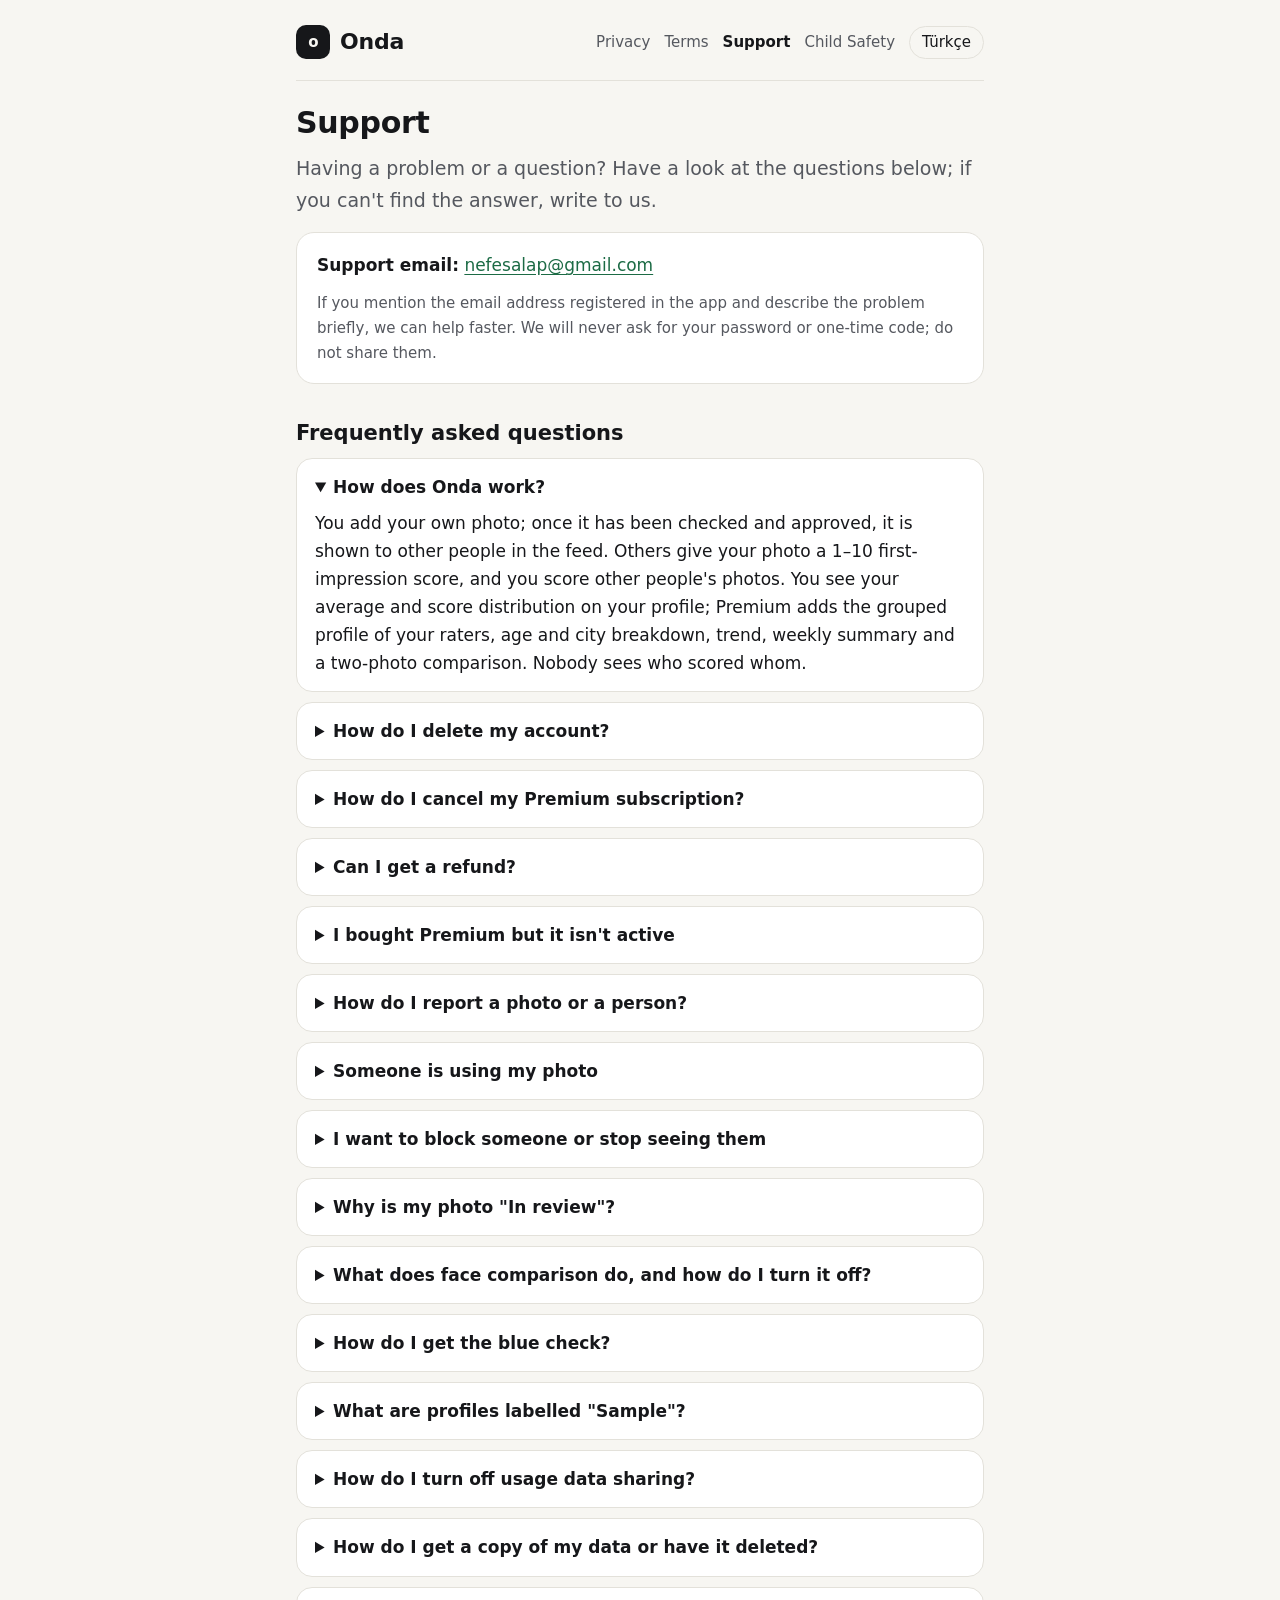
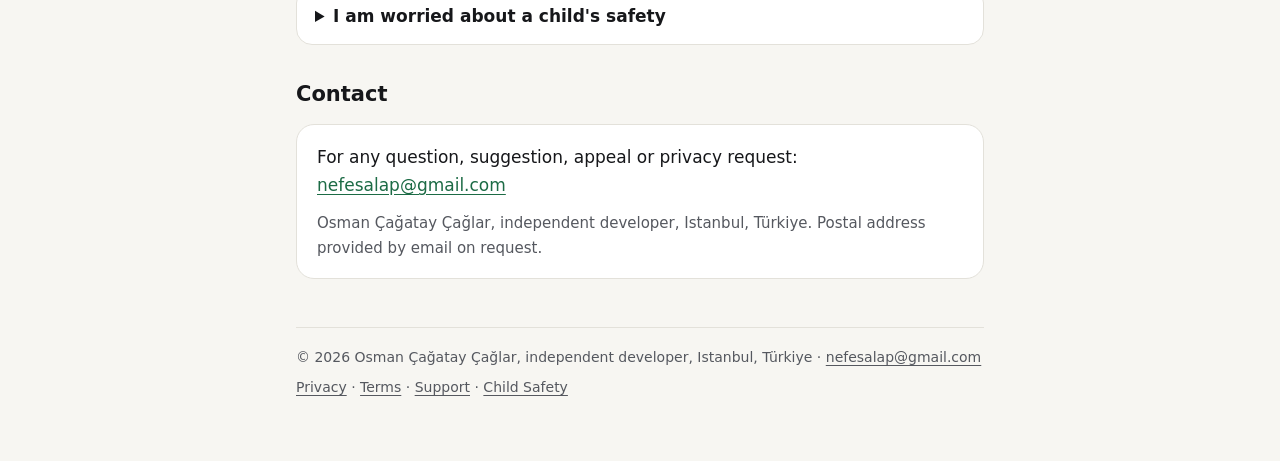
<file: en/support/index.html>
<!doctype html>
<html lang="en">
<head>
<meta charset="utf-8">
<meta name="viewport" content="width=device-width,initial-scale=1">
<title>Support · Onda</title>
<meta name="description" content="Onda support: deleting your account, cancelling a subscription, reporting and contact.">
<meta name="color-scheme" content="light dark">
<meta name="theme-color" content="#F7F6F2" media="(prefers-color-scheme: light)">
<meta name="theme-color" content="#0B0B0C" media="(prefers-color-scheme: dark)">
<meta name="referrer" content="no-referrer">
<link rel="alternate" hreflang="tr" href="https://pgoby.github.io/onda-legal/support/">
<link rel="alternate" hreflang="en" href="https://pgoby.github.io/onda-legal/en/support/">
<link rel="alternate" hreflang="x-default" href="https://pgoby.github.io/onda-legal/support/">
<link rel="stylesheet" href="../../style.css">
</head>
<body>
<a class="skip" href="#main">Skip to content</a>
<div class="wrap">
<header class="top">
<a class="brand" href="../../en/" aria-label="Onda home"><span class="logo" aria-hidden="true">o</span>Onda</a>
<nav class="menu" aria-label="Main menu"><ul>
<li><a href="../../en/privacy/">Privacy</a></li>
<li><a href="../../en/terms/">Terms</a></li>
<li><a href="../../en/support/" aria-current="page">Support</a></li>
<li><a href="../../en/child-safety/">Child Safety</a></li>
<li><a class="lang" href="../../support/" hreflang="tr" lang="tr" aria-label="Türkçe sürüm">Türkçe</a></li>
</ul></nav>
</header>
<main id="main">
<h1>Support</h1>
<p class="lead">Having a problem or a question? Have a look at the questions below; if you can't find the answer, write to us.</p>
<div class="card">
<p><strong>Support email:</strong> <a href="mailto:nefesalap@gmail.com?subject=Onda%20support">nefesalap@gmail.com</a></p>
<p class="muted">If you mention the email address registered in the app and describe the problem briefly, we can help faster. We will never ask for your password or one-time code; do not share them.</p>
</div>

<h2>Frequently asked questions</h2>

<details open>
<summary>How does Onda work?</summary>
<p>You add your own photo; once it has been checked and approved, it is shown to other people in the feed. Others give your photo a 1–10 first-impression score, and you score other people's photos. You see your average and score distribution on your profile; Premium adds the grouped profile of your raters, age and city breakdown, trend, weekly summary and a two-photo comparison. Nobody sees who scored whom.</p>
</details>

<details>
<summary>How do I delete my account?</summary>
<p>In the app: <strong>Profile → Settings → Delete account</strong>. Your account, profile, photos and data are deleted, and the scores you gave are removed from other people's averages within a few nights. Deletion cannot be undone.</p>
<p>If you cannot open the app, write to <a href="mailto:nefesalap@gmail.com?subject=Account%20deletion%20request">nefesalap@gmail.com</a> from your registered email address and we will delete your account.</p>
<p><strong>Note:</strong> deleting your account does not cancel your subscription. Cancel it separately using the steps below.</p>
</details>

<details>
<summary>How do I cancel my Premium subscription?</summary>
<p>Subscriptions are managed by Apple; we cannot cancel them from inside the app.</p>
<ol>
<li>On your iPhone, open <strong>Settings</strong> and tap <strong>your name</strong> at the top.</li>
<li>Tap <strong>Subscriptions</strong> and choose <strong>Onda</strong>.</li>
<li>Tap <strong>Cancel Subscription</strong>.</li>
</ol>
<p>Cancellation takes effect at the end of the current period; Premium stays on until then. To avoid being charged for the renewal, cancel at least 24 hours before the period ends. Deleting the app does not cancel the subscription.</p>
</details>

<details>
<summary>Can I get a refund?</summary>
<p>Apple takes the payments and also handles refunds: you can request one at <a href="https://reportaproblem.apple.com" rel="noopener">reportaproblem.apple.com</a>.</p>
</details>

<details>
<summary>I bought Premium but it isn't active</summary>
<p>Tap <strong>Restore purchases</strong> on the paywall or in <strong>Profile → Settings</strong>. Make sure you are signed in with the same Apple account. If the problem continues, write to us.</p>
</details>

<details>
<summary>How do I report a photo or a person?</summary>
<ol>
<li>Tap the <strong>"…"</strong> menu on the card in the feed and choose <strong>Report</strong>.</li>
<li>Pick a reason: Fake profile, Someone else's photo, Under 18, Nudity, Harassment or Other.</li>
<li>Add a short note if you like and tap <strong>Send</strong>. You can then block the person if you want.</li>
</ol>
<p>Your report is anonymous; the person you report does not see who reported them and disappears from your feed right away. Reports are reviewed by a person <strong>within 24 hours</strong>; under-18 reports go to the front of the queue. If there is a violation, the content is removed and, where needed, the account is closed.</p>
</details>

<details>
<summary>Someone is using my photo</summary>
<p>Report the card with the reason <strong>Someone else's photo</strong>. If you also write to <a href="mailto:nefesalap@gmail.com?subject=My%20photo%20is%20used%20without%20permission">nefesalap@gmail.com</a> (with a short explanation showing that the photo is yours), we review it with priority.</p>
</details>

<details>
<summary>I want to block someone or stop seeing them</summary>
<p>From the card's <strong>"…"</strong> menu you can choose not to see the person again, and you can block them after reporting. You and a person you block will not see each other anywhere in the app; they are not told. With <strong>Hide me from my contacts</strong> in Settings you can avoid being shown to people in your contacts at all.</p>
</details>

<details>
<summary>Why is my photo "In review"?</summary>
<p>If the on-device check when you added the photo did not find a match, you continued without a selfie, or the photo looked doubtful, it stays hidden until a person on our team has checked it. After the review your photo goes live or we tell you why it didn't.</p>
</details>

<details>
<summary>What does face comparison do, and how do I turn it off?</summary>
<p>When you add a photo, it compares a quick live selfie with the person in the photo <strong>on your phone only</strong>; the selfie and face data never leave your phone and are never saved. It works only with your explicit consent. Turn it off in <strong>Settings → Privacy → Face comparison</strong>; while it is off, your new photos go live after approval by our team. Details: <a href="../../en/privacy/#photo-check">Privacy Policy</a>.</p>
</details>

<details>
<summary>How do I get the blue check?</summary>
<p>In <strong>Profile → Settings</strong>, choose to get the Verified badge, take a front-camera selfie doing the requested pose and send it. A person compares your selfie with your profile photos; you get the result as a notification. The badge is optional; the selfie is deleted 30 days after the decision.</p>
</details>

<details>
<summary>What are profiles labelled "Sample"?</summary>
<p>While the community is small, you may see a few AI-generated profiles in the feed, clearly marked with a "Sample" label. They are not real people; they never score anyone and never affect anyone's results. They are removed as the number of real users grows.</p>
</details>

<details>
<summary>How do I turn off usage data sharing?</summary>
<p>Turn off <strong>Settings → Privacy → Share usage data</strong>. These pseudonymous statistics never contain your name, email, photos or scores.</p>
</details>

<details>
<summary>How do I get a copy of my data or have it deleted?</summary>
<p>For requests under KVKK and the GDPR, write to <a href="mailto:nefesalap@gmail.com?subject=KVKK%20/%20GDPR%20request">nefesalap@gmail.com</a>; we reply within 30 days at the latest. Details: <a href="../../en/privacy/#rights">Privacy Policy</a>.</p>
</details>

<details>
<summary>I am worried about a child's safety</summary>
<p>Report the card with the reason <strong>Under 18</strong> and write to <a href="mailto:nefesalap@gmail.com?subject=Child%20safety">nefesalap@gmail.com</a>. Do not download, screenshot or send the suspicious content to anyone. If a child is in immediate danger, call your local emergency number first (112 in Türkiye and the EU). Details: <a href="../../en/child-safety/">Child Safety Policy</a>.</p>
</details>

<h2>Contact</h2>
<div class="card">
<p>For any question, suggestion, appeal or privacy request: <a href="mailto:nefesalap@gmail.com">nefesalap@gmail.com</a></p>
<p class="muted">Osman Çağatay Çağlar, independent developer, Istanbul, Türkiye. Postal address provided by email on request.</p>
</div>
</main>
<footer>
<p>&copy; 2026 Osman Çağatay Çağlar, independent developer, Istanbul, Türkiye · <a href="mailto:nefesalap@gmail.com">nefesalap@gmail.com</a></p>
<p><a href="../../en/privacy/">Privacy</a> · <a href="../../en/terms/">Terms</a> · <a href="../../en/support/">Support</a> · <a href="../../en/child-safety/">Child Safety</a></p>
</footer>
</div>
</body>
</html>
</file>
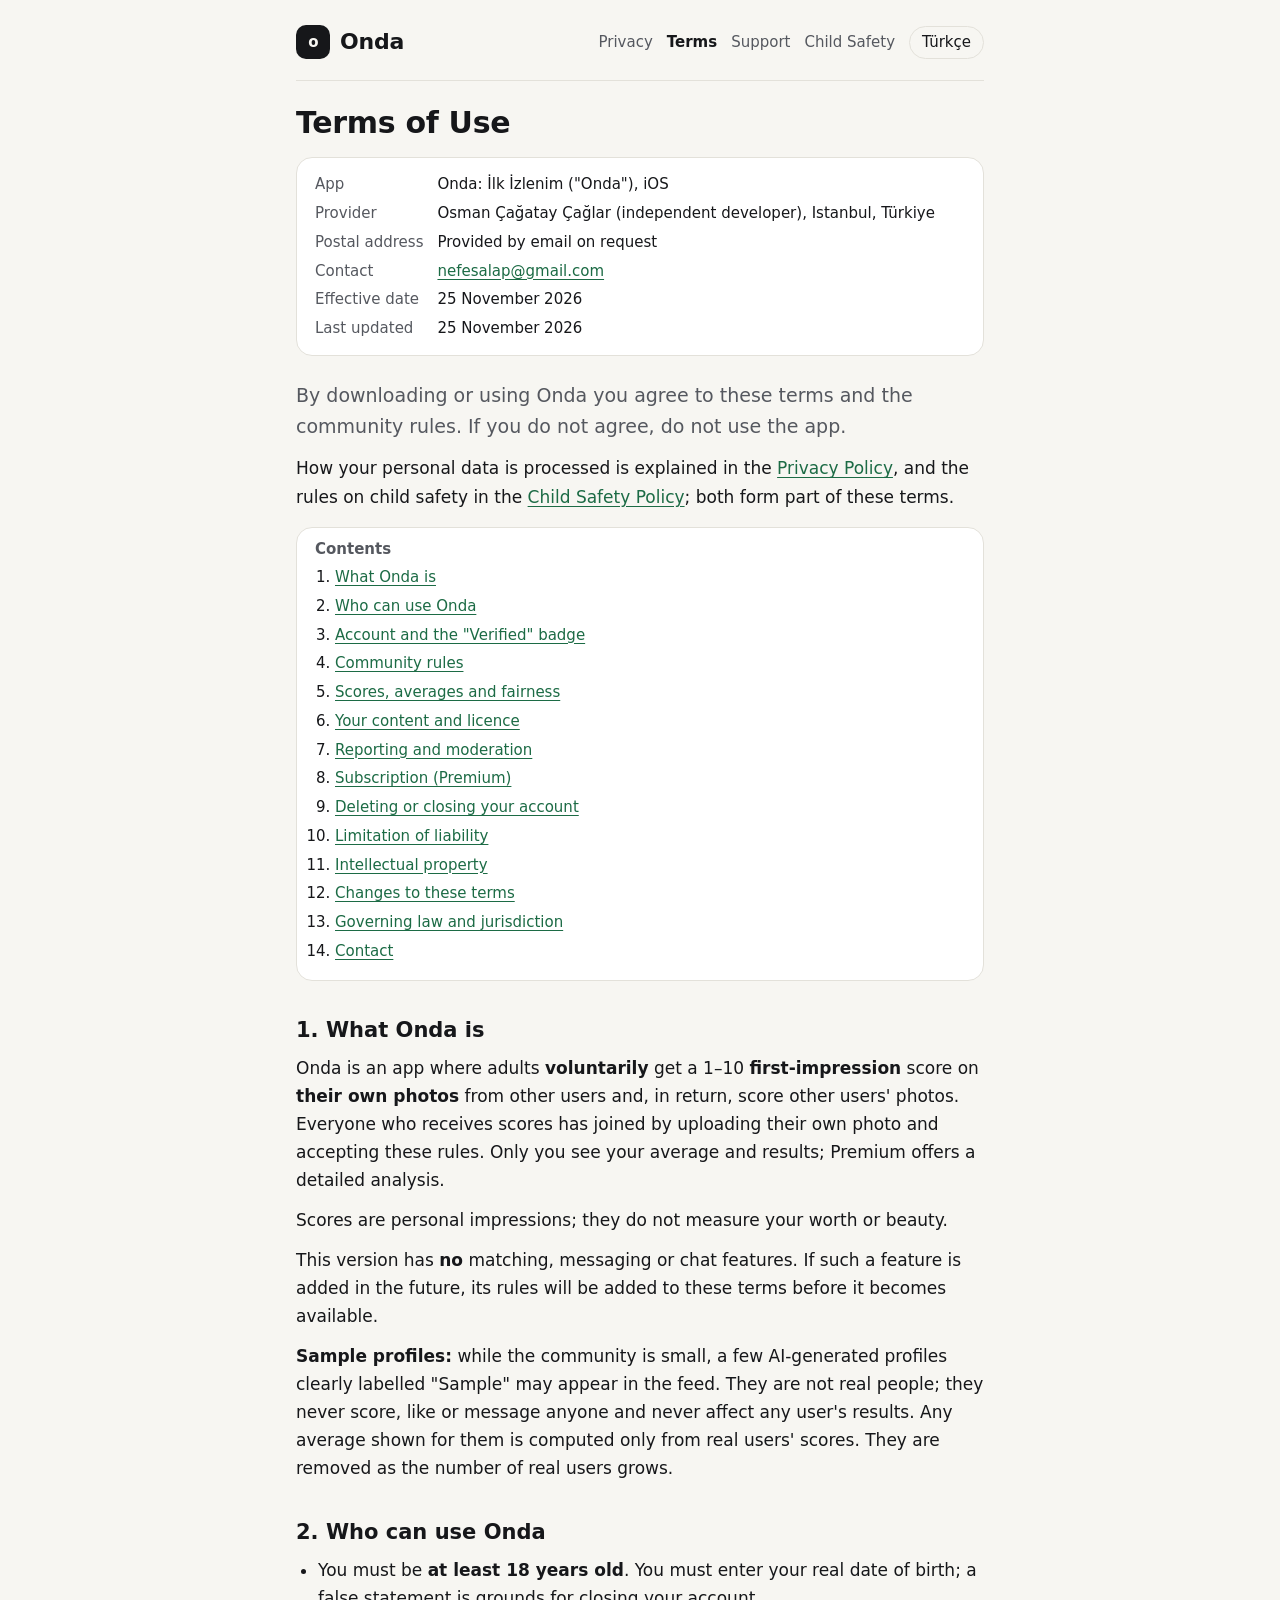
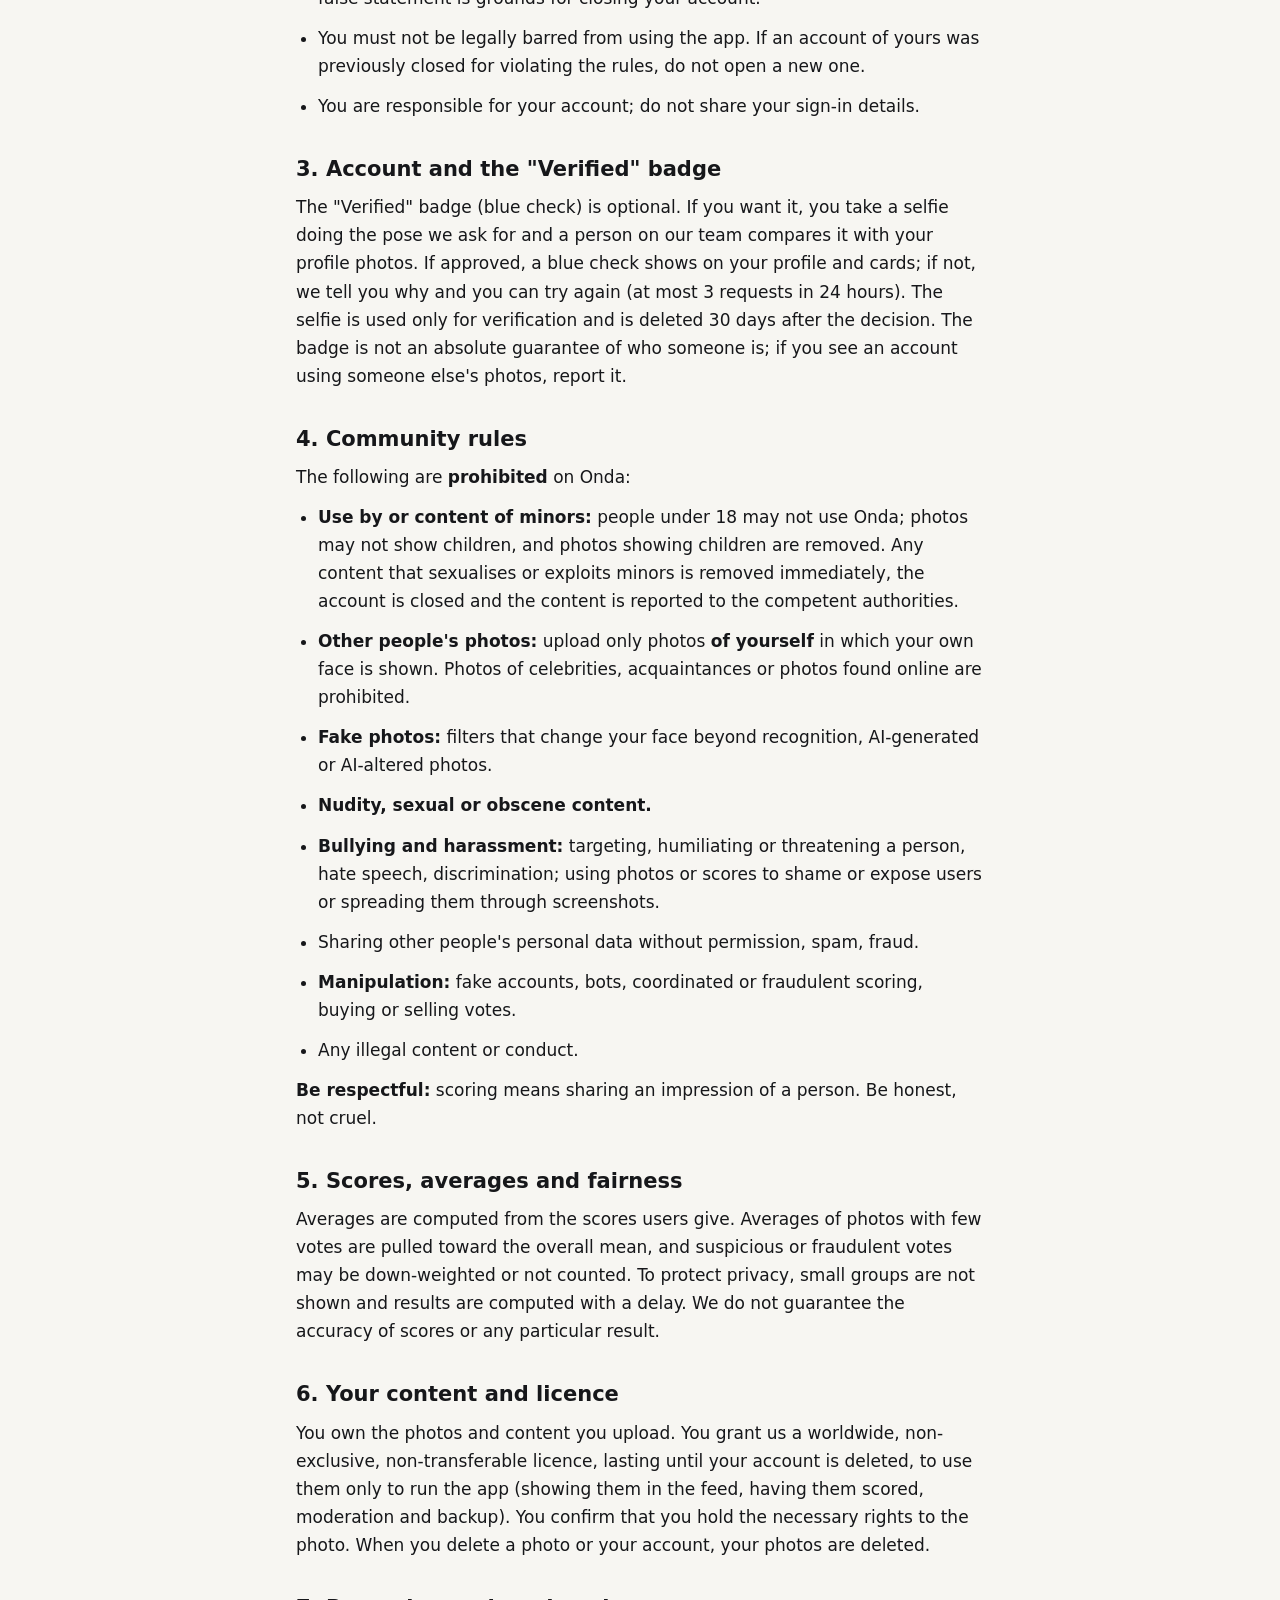
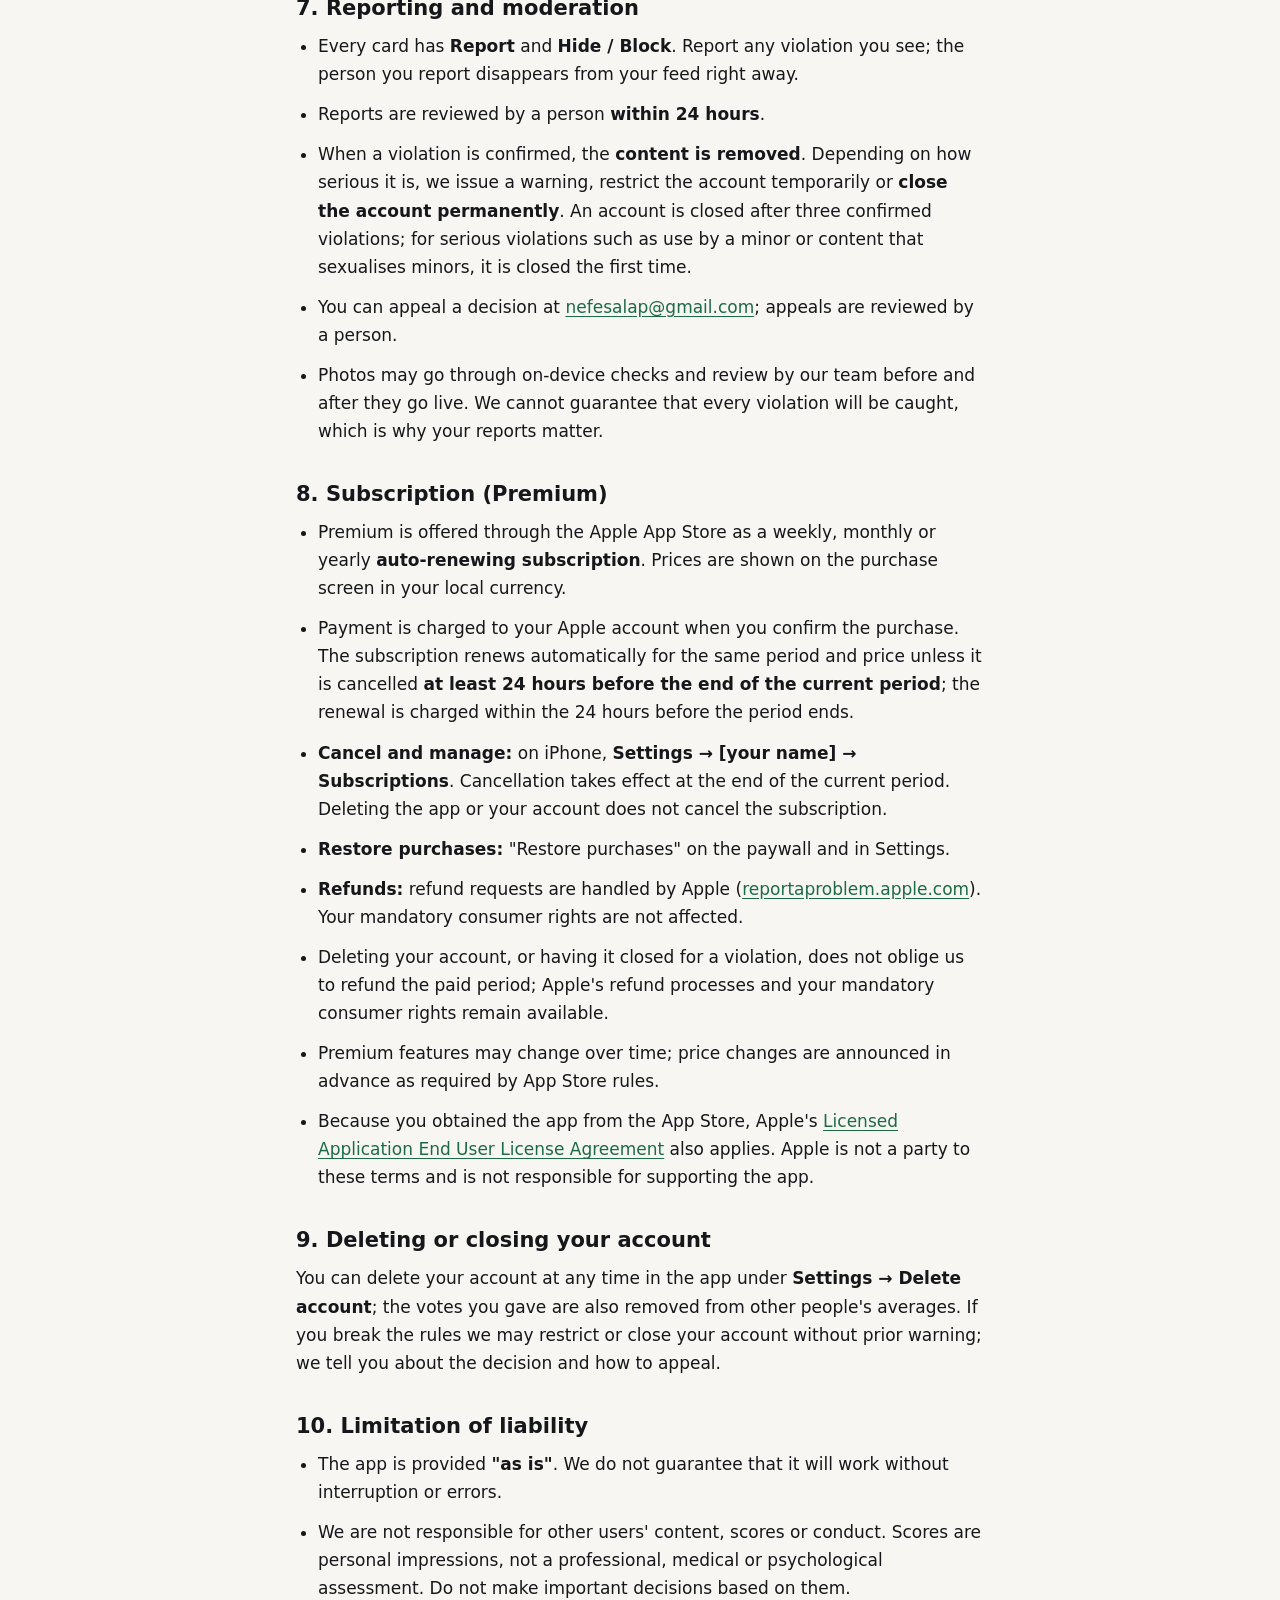
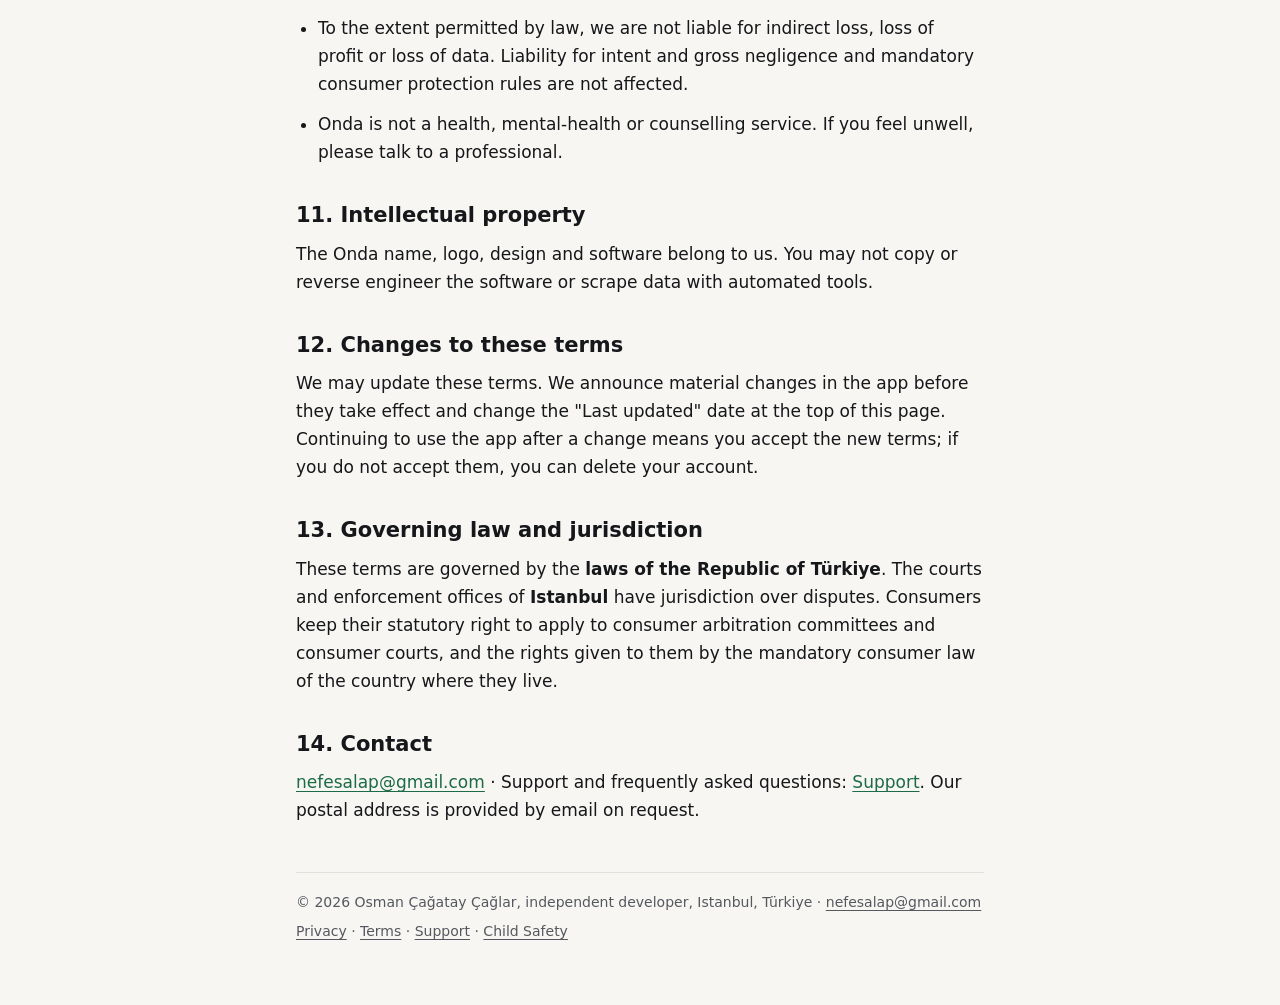
<file: en/terms/index.html>
<!doctype html>
<html lang="en">
<head>
<meta charset="utf-8">
<meta name="viewport" content="width=device-width,initial-scale=1">
<title>Terms of Use · Onda</title>
<meta name="description" content="Onda terms of use and community rules: 18+, your own photo only, no bullying, reports reviewed within 24 hours.">
<meta name="color-scheme" content="light dark">
<meta name="theme-color" content="#F7F6F2" media="(prefers-color-scheme: light)">
<meta name="theme-color" content="#0B0B0C" media="(prefers-color-scheme: dark)">
<meta name="referrer" content="no-referrer">
<link rel="alternate" hreflang="tr" href="https://pgoby.github.io/onda-legal/terms/">
<link rel="alternate" hreflang="en" href="https://pgoby.github.io/onda-legal/en/terms/">
<link rel="alternate" hreflang="x-default" href="https://pgoby.github.io/onda-legal/terms/">
<link rel="stylesheet" href="../../style.css">
</head>
<body>
<a class="skip" href="#main">Skip to content</a>
<div class="wrap">
<header class="top">
<a class="brand" href="../../en/" aria-label="Onda home"><span class="logo" aria-hidden="true">o</span>Onda</a>
<nav class="menu" aria-label="Main menu"><ul>
<li><a href="../../en/privacy/">Privacy</a></li>
<li><a href="../../en/terms/" aria-current="page">Terms</a></li>
<li><a href="../../en/support/">Support</a></li>
<li><a href="../../en/child-safety/">Child Safety</a></li>
<li><a class="lang" href="../../terms/" hreflang="tr" lang="tr" aria-label="Türkçe sürüm">Türkçe</a></li>
</ul></nav>
</header>
<main id="main">
<h1>Terms of Use</h1>
<div class="meta"><dl>
<dt>App</dt><dd>Onda: İlk İzlenim ("Onda"), iOS</dd>
<dt>Provider</dt><dd>Osman Çağatay Çağlar (independent developer), Istanbul, Türkiye</dd>
<dt>Postal address</dt><dd>Provided by email on request</dd>
<dt>Contact</dt><dd><a href="mailto:nefesalap@gmail.com">nefesalap@gmail.com</a></dd>
<dt>Effective date</dt><dd><time datetime="2026-11-25">25 November 2026</time></dd>
<dt>Last updated</dt><dd><time datetime="2026-11-25">25 November 2026</time></dd>
</dl></div>
<p class="lead">By downloading or using Onda you agree to these terms and the community rules. If you do not agree, do not use the app.</p>
<p>How your personal data is processed is explained in the <a href="../../en/privacy/">Privacy Policy</a>, and the rules on child safety in the <a href="../../en/child-safety/">Child Safety Policy</a>; both form part of these terms.</p>

<nav class="toc" aria-labelledby="toc-h"><h2 id="toc-h">Contents</h2><ol>
<li><a href="#what">What Onda is</a></li>
<li><a href="#who">Who can use Onda</a></li>
<li><a href="#account">Account and the "Verified" badge</a></li>
<li><a href="#rules">Community rules</a></li>
<li><a href="#scores">Scores, averages and fairness</a></li>
<li><a href="#content">Your content and licence</a></li>
<li><a href="#reporting">Reporting and moderation</a></li>
<li><a href="#subscription">Subscription (Premium)</a></li>
<li><a href="#closing">Deleting or closing your account</a></li>
<li><a href="#liability">Limitation of liability</a></li>
<li><a href="#ip">Intellectual property</a></li>
<li><a href="#changes">Changes to these terms</a></li>
<li><a href="#law">Governing law and jurisdiction</a></li>
<li><a href="#contact">Contact</a></li>
</ol></nav>

<h2 id="what">1. What Onda is</h2>
<p>Onda is an app where adults <strong>voluntarily</strong> get a 1–10 <strong>first-impression</strong> score on <strong>their own photos</strong> from other users and, in return, score other users' photos. Everyone who receives scores has joined by uploading their own photo and accepting these rules. Only you see your average and results; Premium offers a detailed analysis.</p>
<p>Scores are personal impressions; they do not measure your worth or beauty.</p>
<p>This version has <strong>no</strong> matching, messaging or chat features. If such a feature is added in the future, its rules will be added to these terms before it becomes available.</p>
<p><strong>Sample profiles:</strong> while the community is small, a few AI-generated profiles clearly labelled "Sample" may appear in the feed. They are not real people; they never score, like or message anyone and never affect any user's results. Any average shown for them is computed only from real users' scores. They are removed as the number of real users grows.</p>

<h2 id="who">2. Who can use Onda</h2>
<ul>
<li>You must be <strong>at least 18 years old</strong>. You must enter your real date of birth; a false statement is grounds for closing your account.</li>
<li>You must not be legally barred from using the app. If an account of yours was previously closed for violating the rules, do not open a new one.</li>
<li>You are responsible for your account; do not share your sign-in details.</li>
</ul>

<h2 id="account">3. Account and the "Verified" badge</h2>
<p>The "Verified" badge (blue check) is optional. If you want it, you take a selfie doing the pose we ask for and a person on our team compares it with your profile photos. If approved, a blue check shows on your profile and cards; if not, we tell you why and you can try again (at most 3 requests in 24 hours). The selfie is used only for verification and is deleted 30 days after the decision. The badge is not an absolute guarantee of who someone is; if you see an account using someone else's photos, report it.</p>

<h2 id="rules">4. Community rules</h2>
<p>The following are <strong>prohibited</strong> on Onda:</p>
<ul>
<li><strong>Use by or content of minors:</strong> people under 18 may not use Onda; photos may not show children, and photos showing children are removed. Any content that sexualises or exploits minors is removed immediately, the account is closed and the content is reported to the competent authorities.</li>
<li><strong>Other people's photos:</strong> upload only photos <strong>of yourself</strong> in which your own face is shown. Photos of celebrities, acquaintances or photos found online are prohibited.</li>
<li><strong>Fake photos:</strong> filters that change your face beyond recognition, AI-generated or AI-altered photos.</li>
<li><strong>Nudity, sexual or obscene content.</strong></li>
<li><strong>Bullying and harassment:</strong> targeting, humiliating or threatening a person, hate speech, discrimination; using photos or scores to shame or expose users or spreading them through screenshots.</li>
<li>Sharing other people's personal data without permission, spam, fraud.</li>
<li><strong>Manipulation:</strong> fake accounts, bots, coordinated or fraudulent scoring, buying or selling votes.</li>
<li>Any illegal content or conduct.</li>
</ul>
<p><strong>Be respectful:</strong> scoring means sharing an impression of a person. Be honest, not cruel.</p>

<h2 id="scores">5. Scores, averages and fairness</h2>
<p>Averages are computed from the scores users give. Averages of photos with few votes are pulled toward the overall mean, and suspicious or fraudulent votes may be down-weighted or not counted. To protect privacy, small groups are not shown and results are computed with a delay. We do not guarantee the accuracy of scores or any particular result.</p>

<h2 id="content">6. Your content and licence</h2>
<p>You own the photos and content you upload. You grant us a worldwide, non-exclusive, non-transferable licence, lasting until your account is deleted, to use them only to run the app (showing them in the feed, having them scored, moderation and backup). You confirm that you hold the necessary rights to the photo. When you delete a photo or your account, your photos are deleted.</p>

<h2 id="reporting">7. Reporting and moderation</h2>
<ul>
<li>Every card has <strong>Report</strong> and <strong>Hide / Block</strong>. Report any violation you see; the person you report disappears from your feed right away.</li>
<li>Reports are reviewed by a person <strong>within 24 hours</strong>.</li>
<li>When a violation is confirmed, the <strong>content is removed</strong>. Depending on how serious it is, we issue a warning, restrict the account temporarily or <strong>close the account permanently</strong>. An account is closed after three confirmed violations; for serious violations such as use by a minor or content that sexualises minors, it is closed the first time.</li>
<li>You can appeal a decision at <a href="mailto:nefesalap@gmail.com?subject=Appeal">nefesalap@gmail.com</a>; appeals are reviewed by a person.</li>
<li>Photos may go through on-device checks and review by our team before and after they go live. We cannot guarantee that every violation will be caught, which is why your reports matter.</li>
</ul>

<h2 id="subscription">8. Subscription (Premium)</h2>
<ul>
<li>Premium is offered through the Apple App Store as a weekly, monthly or yearly <strong>auto-renewing subscription</strong>. Prices are shown on the purchase screen in your local currency.</li>
<li>Payment is charged to your Apple account when you confirm the purchase. The subscription renews automatically for the same period and price unless it is cancelled <strong>at least 24 hours before the end of the current period</strong>; the renewal is charged within the 24 hours before the period ends.</li>
<li><strong>Cancel and manage:</strong> on iPhone, <strong>Settings → [your name] → Subscriptions</strong>. Cancellation takes effect at the end of the current period. Deleting the app or your account does not cancel the subscription.</li>
<li><strong>Restore purchases:</strong> "Restore purchases" on the paywall and in Settings.</li>
<li><strong>Refunds:</strong> refund requests are handled by Apple (<a href="https://reportaproblem.apple.com" rel="noopener">reportaproblem.apple.com</a>). Your mandatory consumer rights are not affected.</li>
<li>Deleting your account, or having it closed for a violation, does not oblige us to refund the paid period; Apple's refund processes and your mandatory consumer rights remain available.</li>
<li>Premium features may change over time; price changes are announced in advance as required by App Store rules.</li>
<li>Because you obtained the app from the App Store, Apple's <a href="https://www.apple.com/legal/internet-services/itunes/dev/stdeula/" rel="noopener">Licensed Application End User License Agreement</a> also applies. Apple is not a party to these terms and is not responsible for supporting the app.</li>
</ul>

<h2 id="closing">9. Deleting or closing your account</h2>
<p>You can delete your account at any time in the app under <strong>Settings → Delete account</strong>; the votes you gave are also removed from other people's averages. If you break the rules we may restrict or close your account without prior warning; we tell you about the decision and how to appeal.</p>

<h2 id="liability">10. Limitation of liability</h2>
<ul>
<li>The app is provided <strong>"as is"</strong>. We do not guarantee that it will work without interruption or errors.</li>
<li>We are not responsible for other users' content, scores or conduct. Scores are personal impressions, not a professional, medical or psychological assessment. Do not make important decisions based on them.</li>
<li>To the extent permitted by law, we are not liable for indirect loss, loss of profit or loss of data. Liability for intent and gross negligence and mandatory consumer protection rules are not affected.</li>
<li>Onda is not a health, mental-health or counselling service. If you feel unwell, please talk to a professional.</li>
</ul>

<h2 id="ip">11. Intellectual property</h2>
<p>The Onda name, logo, design and software belong to us. You may not copy or reverse engineer the software or scrape data with automated tools.</p>

<h2 id="changes">12. Changes to these terms</h2>
<p>We may update these terms. We announce material changes in the app before they take effect and change the "Last updated" date at the top of this page. Continuing to use the app after a change means you accept the new terms; if you do not accept them, you can delete your account.</p>

<h2 id="law">13. Governing law and jurisdiction</h2>
<p>These terms are governed by the <strong>laws of the Republic of Türkiye</strong>. The courts and enforcement offices of <strong>Istanbul</strong> have jurisdiction over disputes. Consumers keep their statutory right to apply to consumer arbitration committees and consumer courts, and the rights given to them by the mandatory consumer law of the country where they live.</p>

<h2 id="contact">14. Contact</h2>
<p><a href="mailto:nefesalap@gmail.com">nefesalap@gmail.com</a> · Support and frequently asked questions: <a href="../../en/support/">Support</a>. Our postal address is provided by email on request.</p>
</main>
<footer>
<p>&copy; 2026 Osman Çağatay Çağlar, independent developer, Istanbul, Türkiye · <a href="mailto:nefesalap@gmail.com">nefesalap@gmail.com</a></p>
<p><a href="../../en/privacy/">Privacy</a> · <a href="../../en/terms/">Terms</a> · <a href="../../en/support/">Support</a> · <a href="../../en/child-safety/">Child Safety</a></p>
</footer>
</div>
</body>
</html>
</file>
<file: style.css>
/* Onda hukuk ve destek sayfaları · tek stil dosyası, açık/koyu tema sistem ayarını izler */
:root {
  color-scheme: light dark;
  --bg: #F7F6F2;
  --card: #FFFFFF;
  --ink: #16171A;
  --soft: #55585F;
  --line: #E3E1DA;
  --accent: #1C6B45;
  --accent-soft: #E3F4EA;
  --focus: #1C6B45;
  --warn-bg: #FFF4E5;
  --warn-line: #F0C98A;
}
@media (prefers-color-scheme: dark) {
  :root {
    --bg: #0B0B0C;
    --card: #151518;
    --ink: #F4F3EF;
    --soft: #B4B3AE;
    --line: #2A2A2F;
    --accent: #8FE3B5;
    --accent-soft: #15291E;
    --focus: #8FE3B5;
    --warn-bg: #2A2013;
    --warn-line: #6B5124;
  }
}

* { box-sizing: border-box; }
html { -webkit-text-size-adjust: 100%; }
body {
  margin: 0;
  background: var(--bg);
  color: var(--ink);
  font: 17px/1.65 system-ui, -apple-system, "Segoe UI", Roboto, "Helvetica Neue", Arial, sans-serif;
  overflow-wrap: break-word;
}
.wrap { max-width: 720px; margin: 0 auto; padding: 16px 16px 56px; }

.skip {
  position: absolute; left: -9999px; top: 8px;
  background: var(--card); color: var(--ink); padding: 8px 14px; border-radius: 10px; z-index: 10;
}
.skip:focus { left: 16px; }

header.top {
  display: flex; flex-wrap: wrap; align-items: center; justify-content: space-between;
  gap: 8px 16px; padding: 8px 0 20px; border-bottom: 1px solid var(--line); margin-bottom: 24px;
}
.brand {
  display: inline-flex; align-items: center; gap: 10px;
  font-weight: 800; font-size: 22px; color: var(--ink); text-decoration: none; letter-spacing: -.01em;
}
.logo {
  display: inline-grid; place-items: center; width: 34px; height: 34px; border-radius: 10px;
  background: var(--ink); color: var(--bg); font-size: 15px; font-weight: 800; letter-spacing: -.04em;
}
nav.menu ul { list-style: none; display: flex; flex-wrap: wrap; gap: 4px 14px; margin: 0; padding: 0; }
nav.menu li { margin: 0; }
nav.menu a { color: var(--soft); text-decoration: none; font-size: 15px; padding: 4px 0; display: inline-block; }
nav.menu a:hover { color: var(--accent); }
nav.menu a[aria-current="page"] { color: var(--ink); font-weight: 700; }
.lang {
  border: 1px solid var(--line); border-radius: 999px; padding: 3px 12px !important; color: var(--ink) !important;
}

h1 { font-size: 30px; line-height: 1.2; margin: 4px 0 12px; font-weight: 800; letter-spacing: -.01em; }
h2 { font-size: 21px; line-height: 1.3; margin: 36px 0 10px; font-weight: 750; scroll-margin-top: 16px; }
h3 { font-size: 17px; line-height: 1.4; margin: 22px 0 6px; font-weight: 700; }
p, li { margin: 0 0 12px; }
ul, ol { padding-left: 22px; margin: 0 0 12px; }
a { color: var(--accent); text-underline-offset: 3px; }
strong { font-weight: 700; }
code { font: 15px/1.4 ui-monospace, SFMono-Regular, Menlo, Consolas, monospace; background: var(--accent-soft); padding: 1px 5px; border-radius: 6px; }
a:focus-visible, summary:focus-visible, .table:focus-visible {
  outline: 3px solid var(--focus); outline-offset: 3px; border-radius: 6px;
}

.lead { font-size: 19px; color: var(--soft); }
.muted { color: var(--soft); font-size: 15px; }
.meta {
  background: var(--card); border: 1px solid var(--line); border-radius: 16px;
  padding: 14px 18px; margin: 16px 0 24px; font-size: 15px;
}
.meta dl { margin: 0; display: grid; grid-template-columns: max-content 1fr; gap: 4px 14px; }
.meta dt { color: var(--soft); }
.meta dd { margin: 0; }
@media (max-width: 480px) {
  .meta dl { grid-template-columns: 1fr; gap: 0; }
  .meta dd { margin-bottom: 6px; }
}

.card { background: var(--card); border: 1px solid var(--line); border-radius: 18px; padding: 18px 20px; margin: 16px 0; }
.card > :last-child { margin-bottom: 0; }
.note { background: var(--warn-bg); border: 1px solid var(--warn-line); border-radius: 14px; padding: 12px 16px; margin: 16px 0; }
.note > :last-child { margin-bottom: 0; }

.links { list-style: none; padding: 0; display: grid; gap: 10px; }
.links li { margin: 0; }
.links a {
  display: block; background: var(--card); border: 1px solid var(--line); border-radius: 16px;
  padding: 14px 18px; text-decoration: none; color: var(--ink);
}
.links a:hover { border-color: var(--accent); }
.links strong { display: block; color: var(--accent); }
.links span { color: var(--soft); font-size: 15px; }

nav.toc { background: var(--card); border: 1px solid var(--line); border-radius: 16px; padding: 12px 18px; margin: 16px 0 8px; }
nav.toc h2 { font-size: 15px; margin: 0 0 6px; color: var(--soft); font-weight: 600; }
nav.toc ol { margin: 0; padding-left: 20px; font-size: 15px; }
nav.toc li { margin: 0 0 4px; }

.table { overflow-x: auto; margin: 12px 0 18px; border: 1px solid var(--line); border-radius: 14px; background: var(--card); }
table { border-collapse: collapse; width: 100%; font-size: 15px; line-height: 1.5; }
caption { text-align: left; padding: 10px 14px 0; color: var(--soft); font-size: 14px; }
th, td { text-align: left; vertical-align: top; padding: 10px 14px; border-top: 1px solid var(--line); }
thead th { border-top: 0; color: var(--soft); font-weight: 600; font-size: 14px; }
tbody th { font-weight: 600; }
@media (max-width: 560px) {
  table, thead, tbody, tr, th, td { display: block; width: 100%; }
  caption { display: block; width: auto; }
  thead { position: absolute; left: -9999px; }
  tbody tr { border-top: 1px solid var(--line); padding: 8px 0; }
  tbody tr:first-child { border-top: 0; }
  tbody th, tbody td { border-top: 0; padding: 4px 14px; }
  td[data-label]::before { content: attr(data-label); display: block; color: var(--soft); font-size: 13px; font-weight: 600; }
}

details { background: var(--card); border: 1px solid var(--line); border-radius: 16px; padding: 14px 18px; margin: 10px 0; }
summary { cursor: pointer; font-weight: 700; }
details[open] summary { margin-bottom: 8px; }
details > :last-child { margin-bottom: 0; }

footer { margin-top: 48px; padding-top: 18px; border-top: 1px solid var(--line); color: var(--soft); font-size: 14px; }
footer a { color: var(--soft); }
footer p { margin: 0 0 6px; }

@media print {
  body { background: #fff; color: #000; }
  header.top nav, .skip, nav.toc { display: none; }
  .card, .meta, details, .table { border-color: #999; }
}
@media (prefers-reduced-motion: no-preference) {
  html { scroll-behavior: smooth; }
}
</file>
